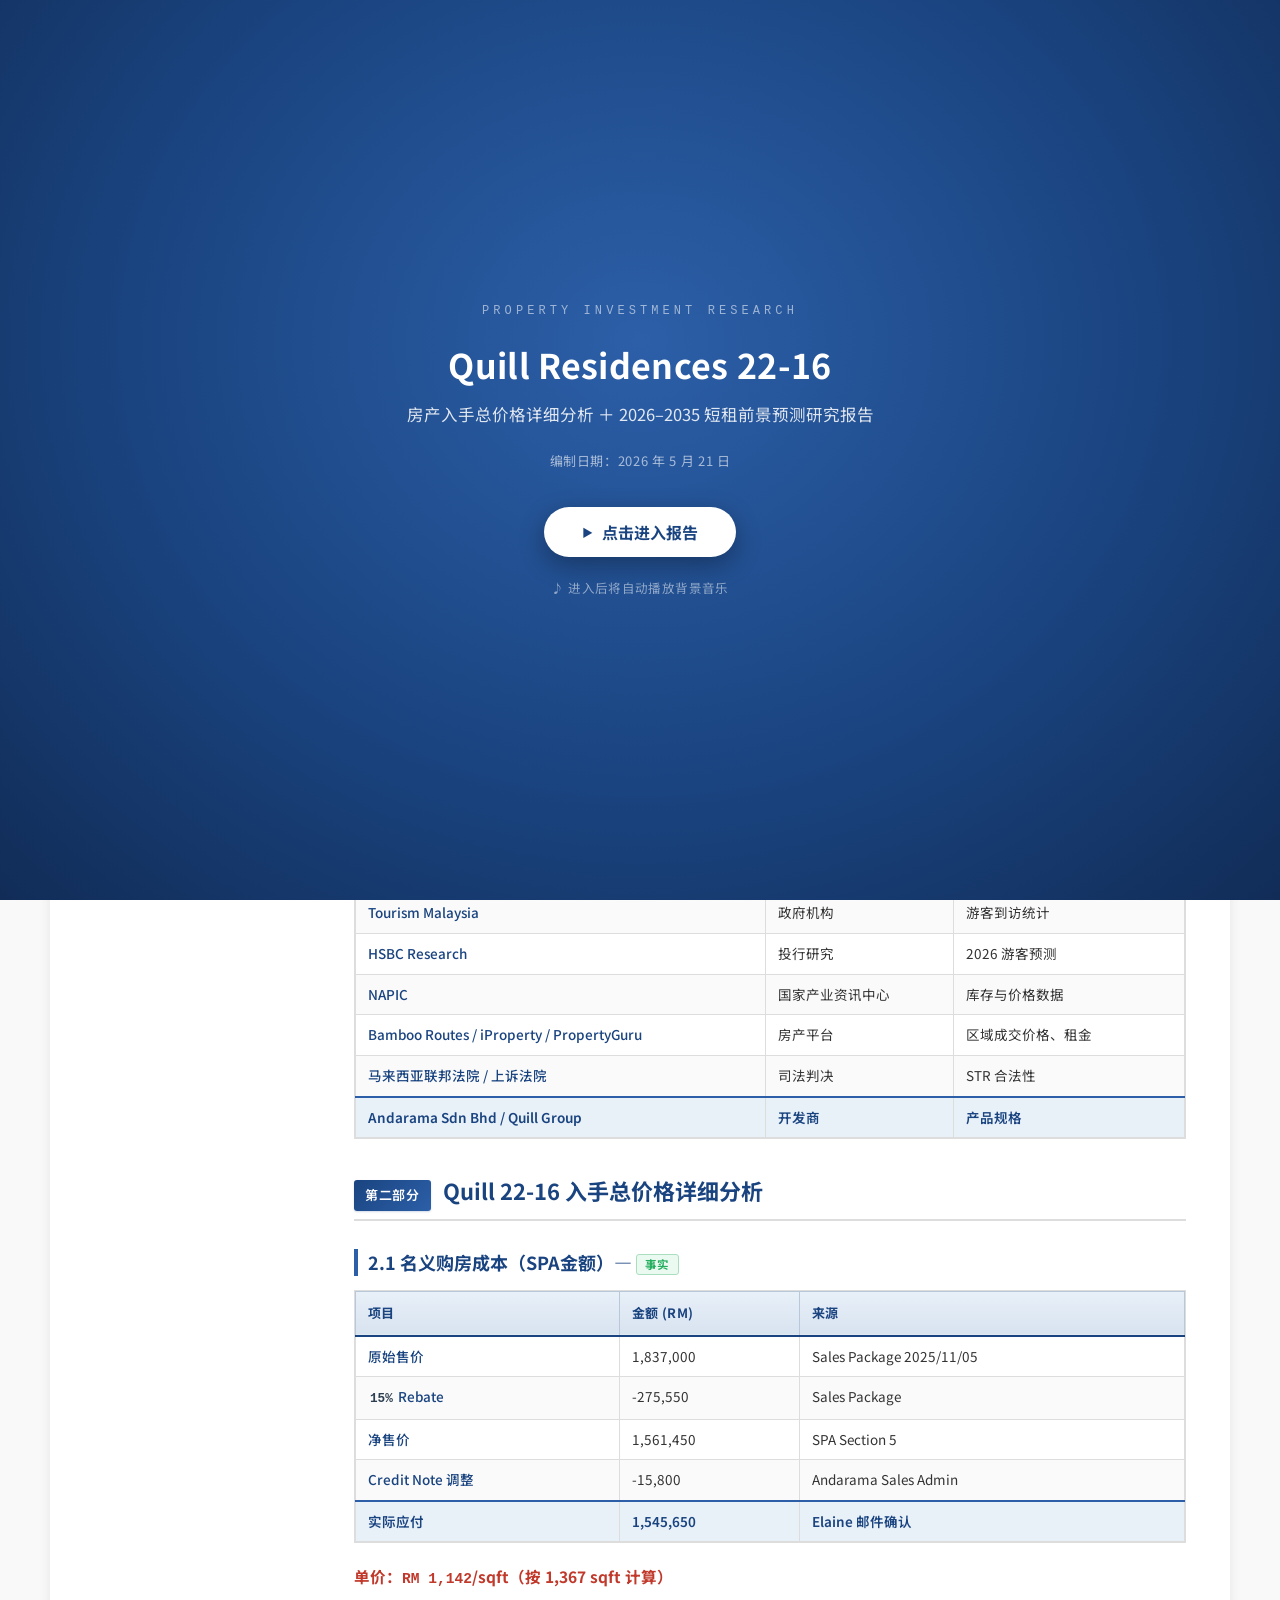
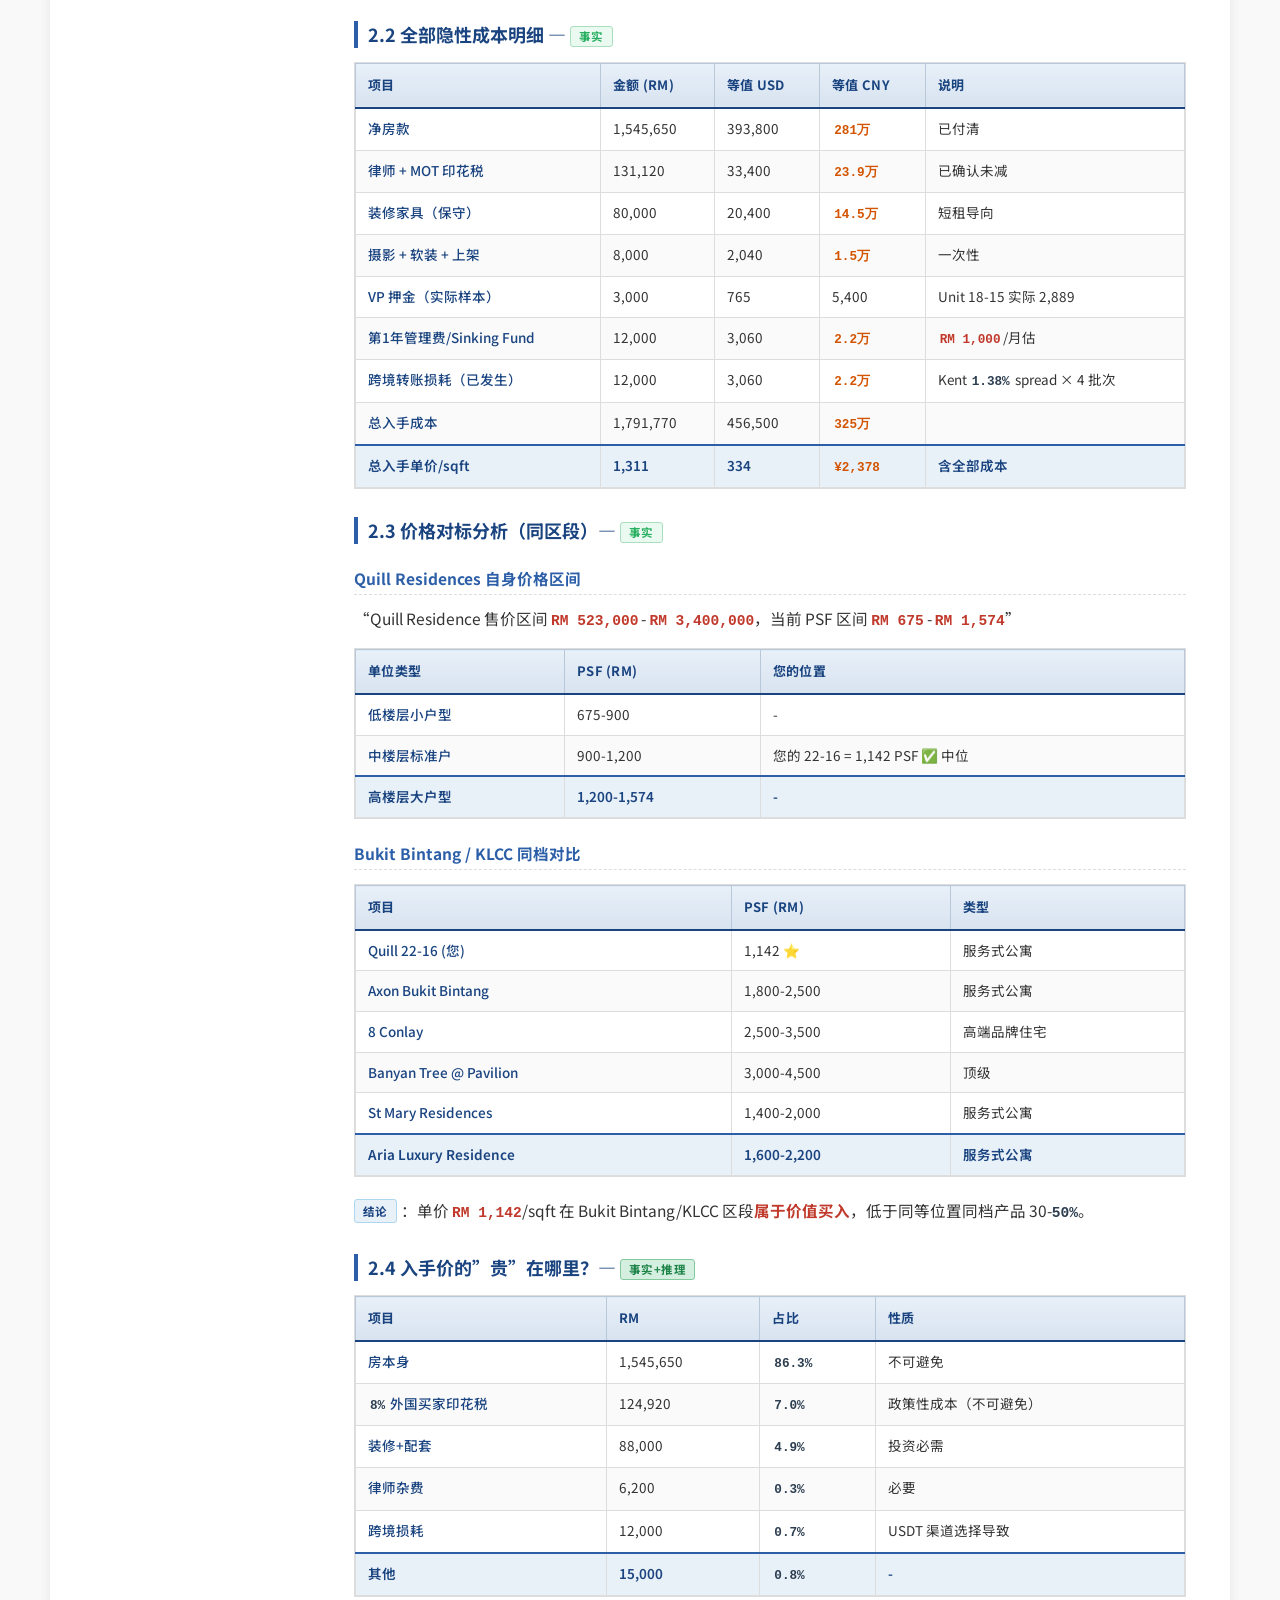
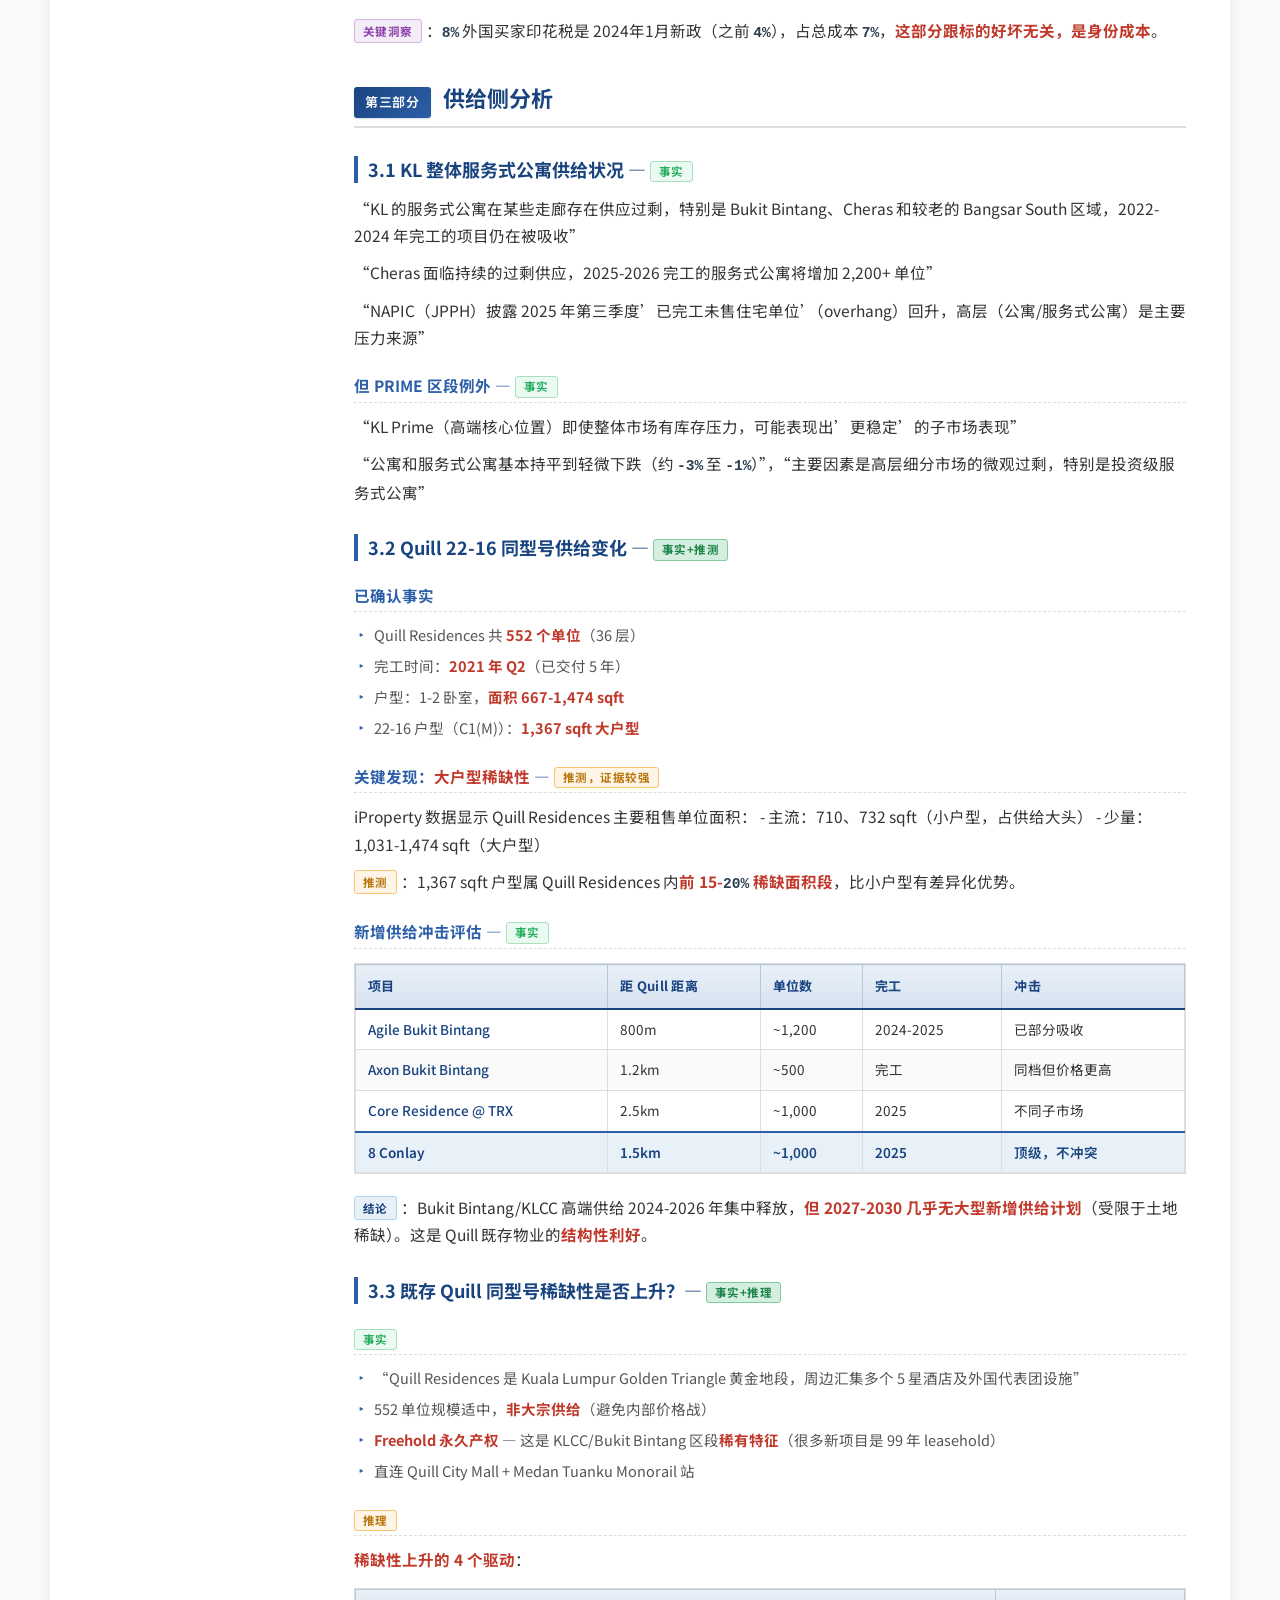
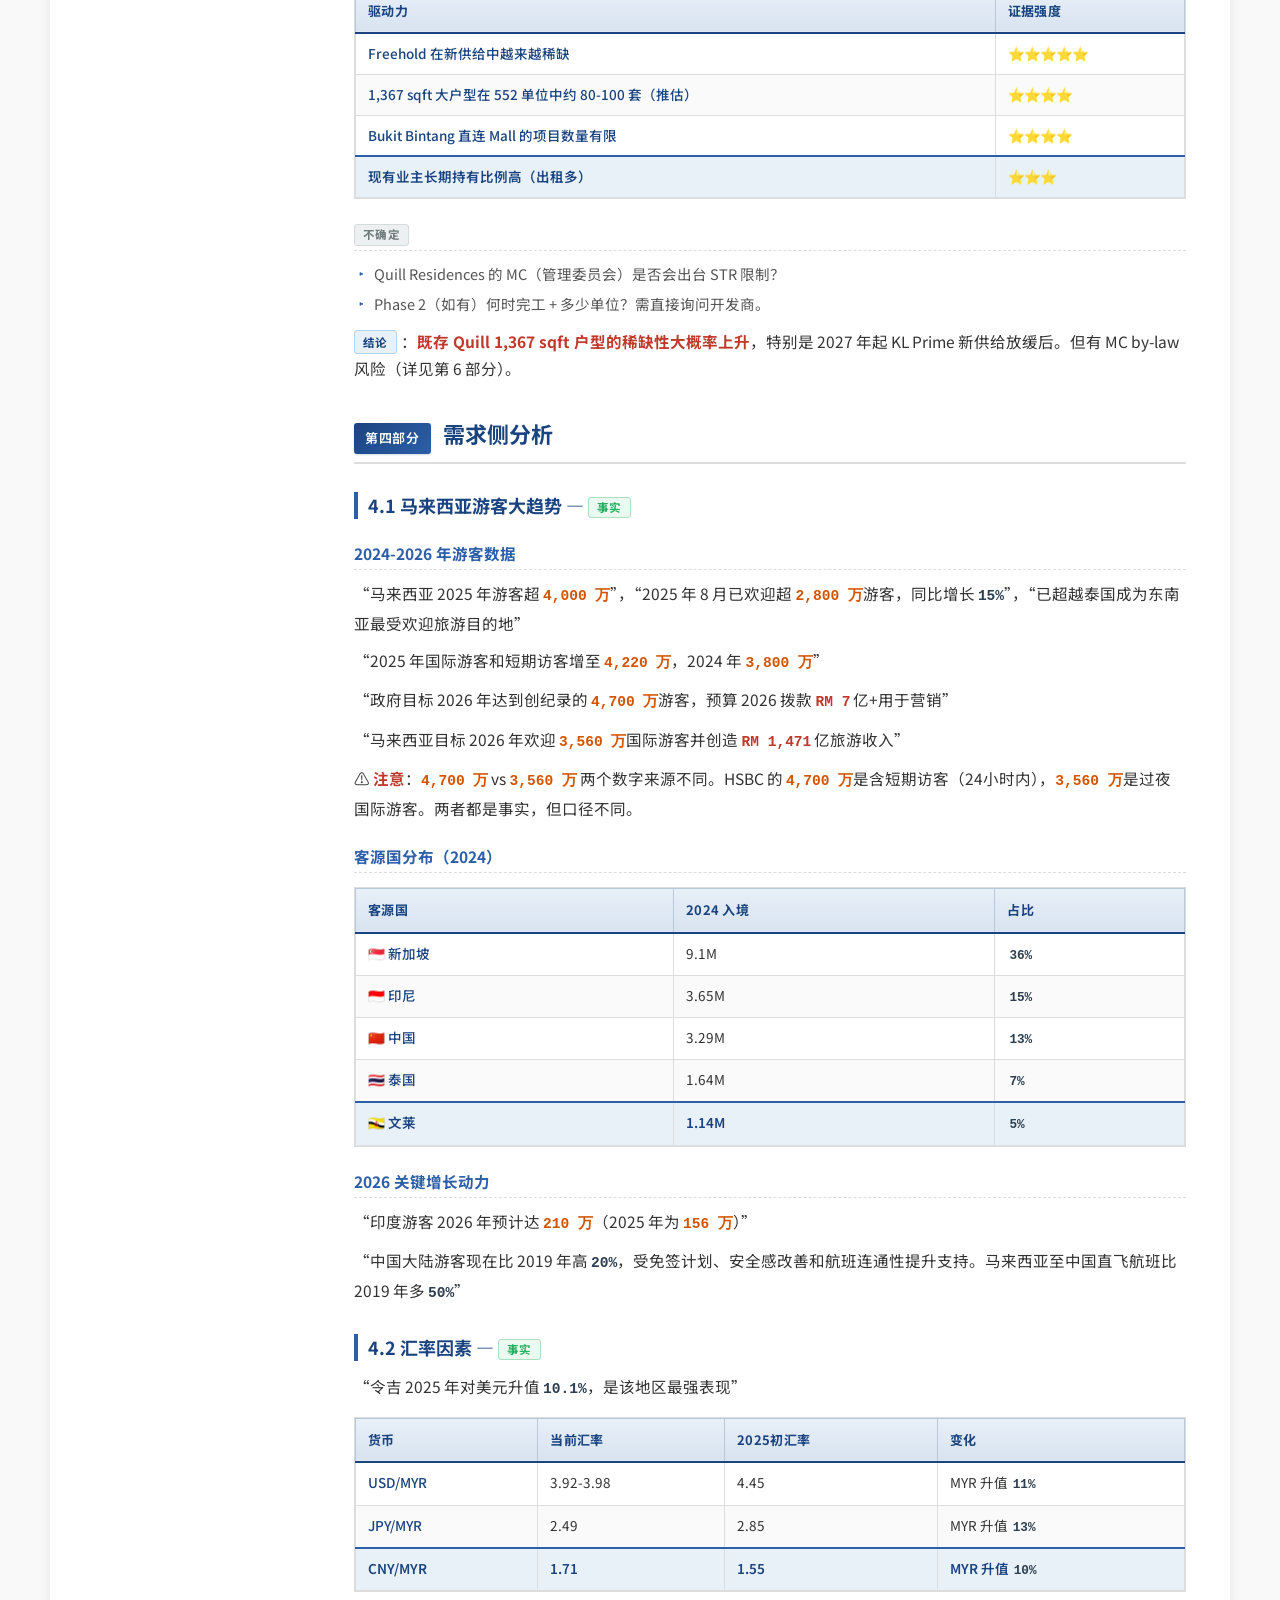
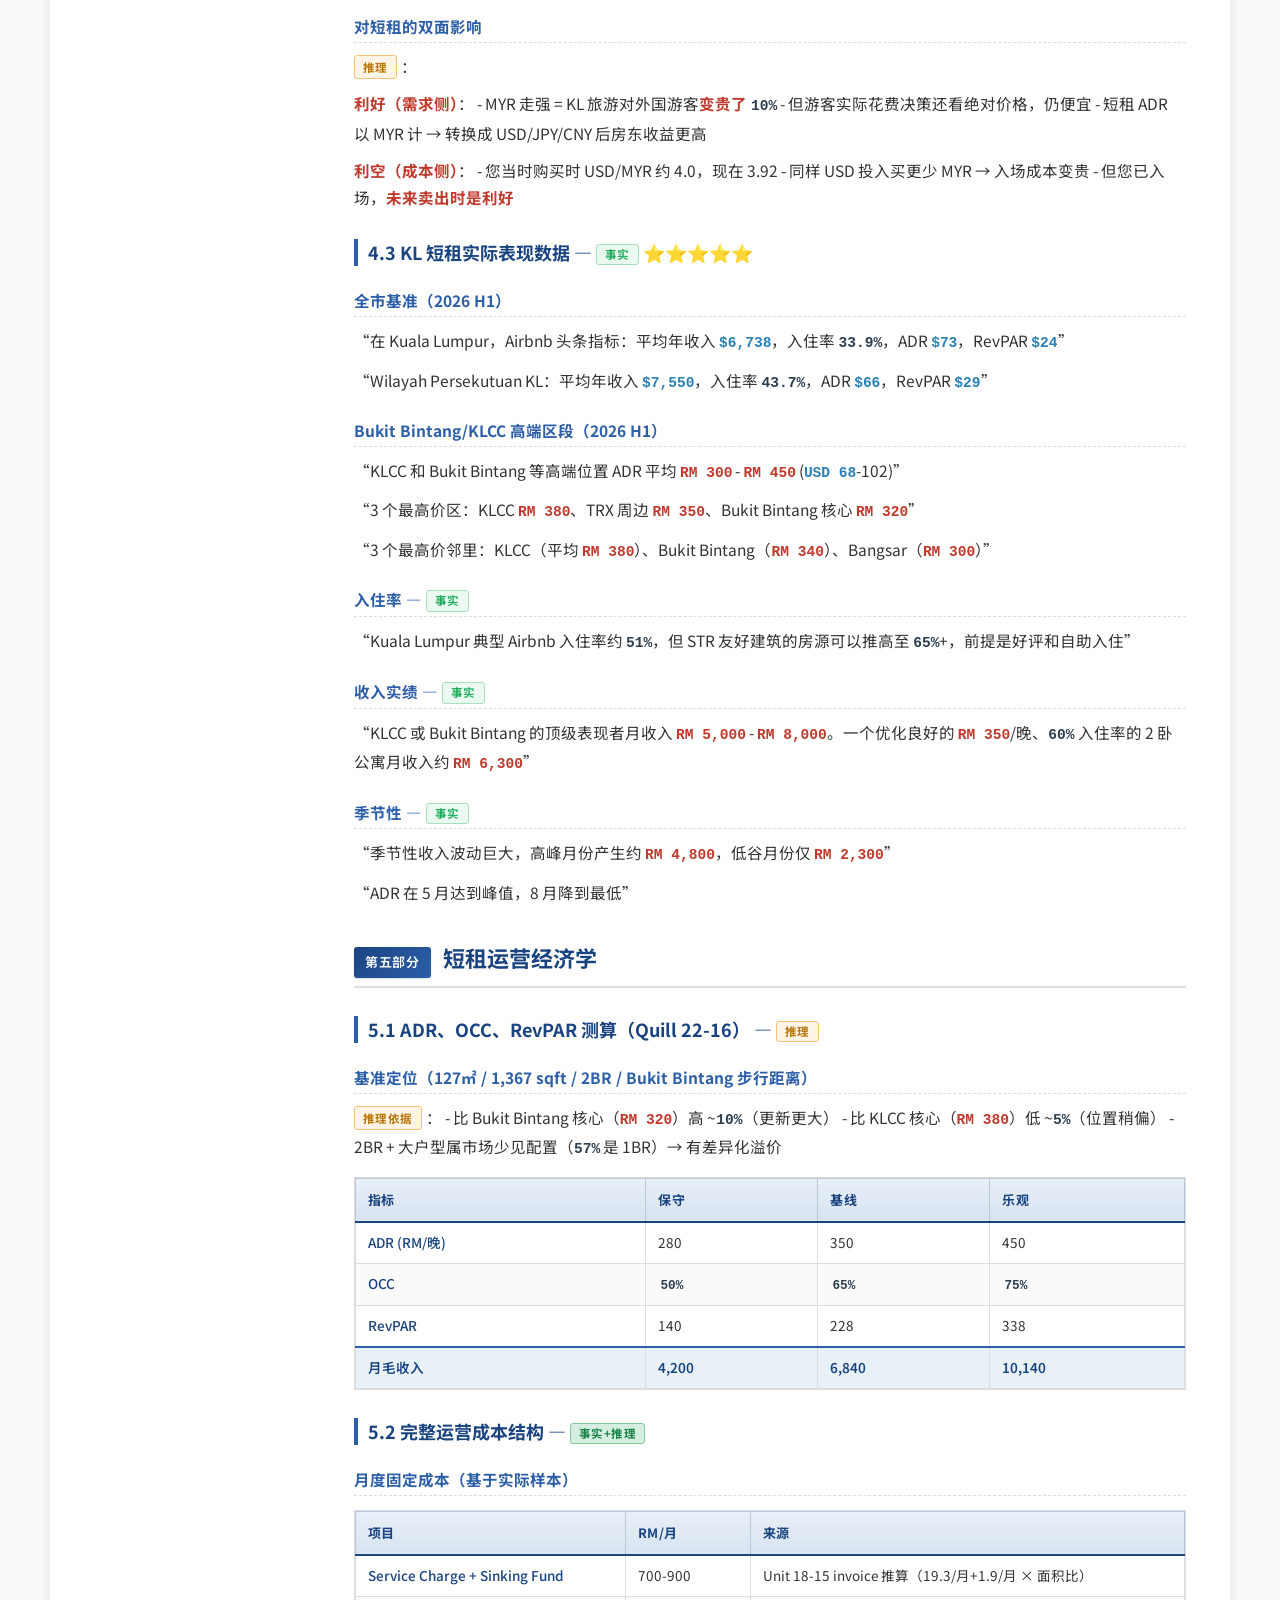
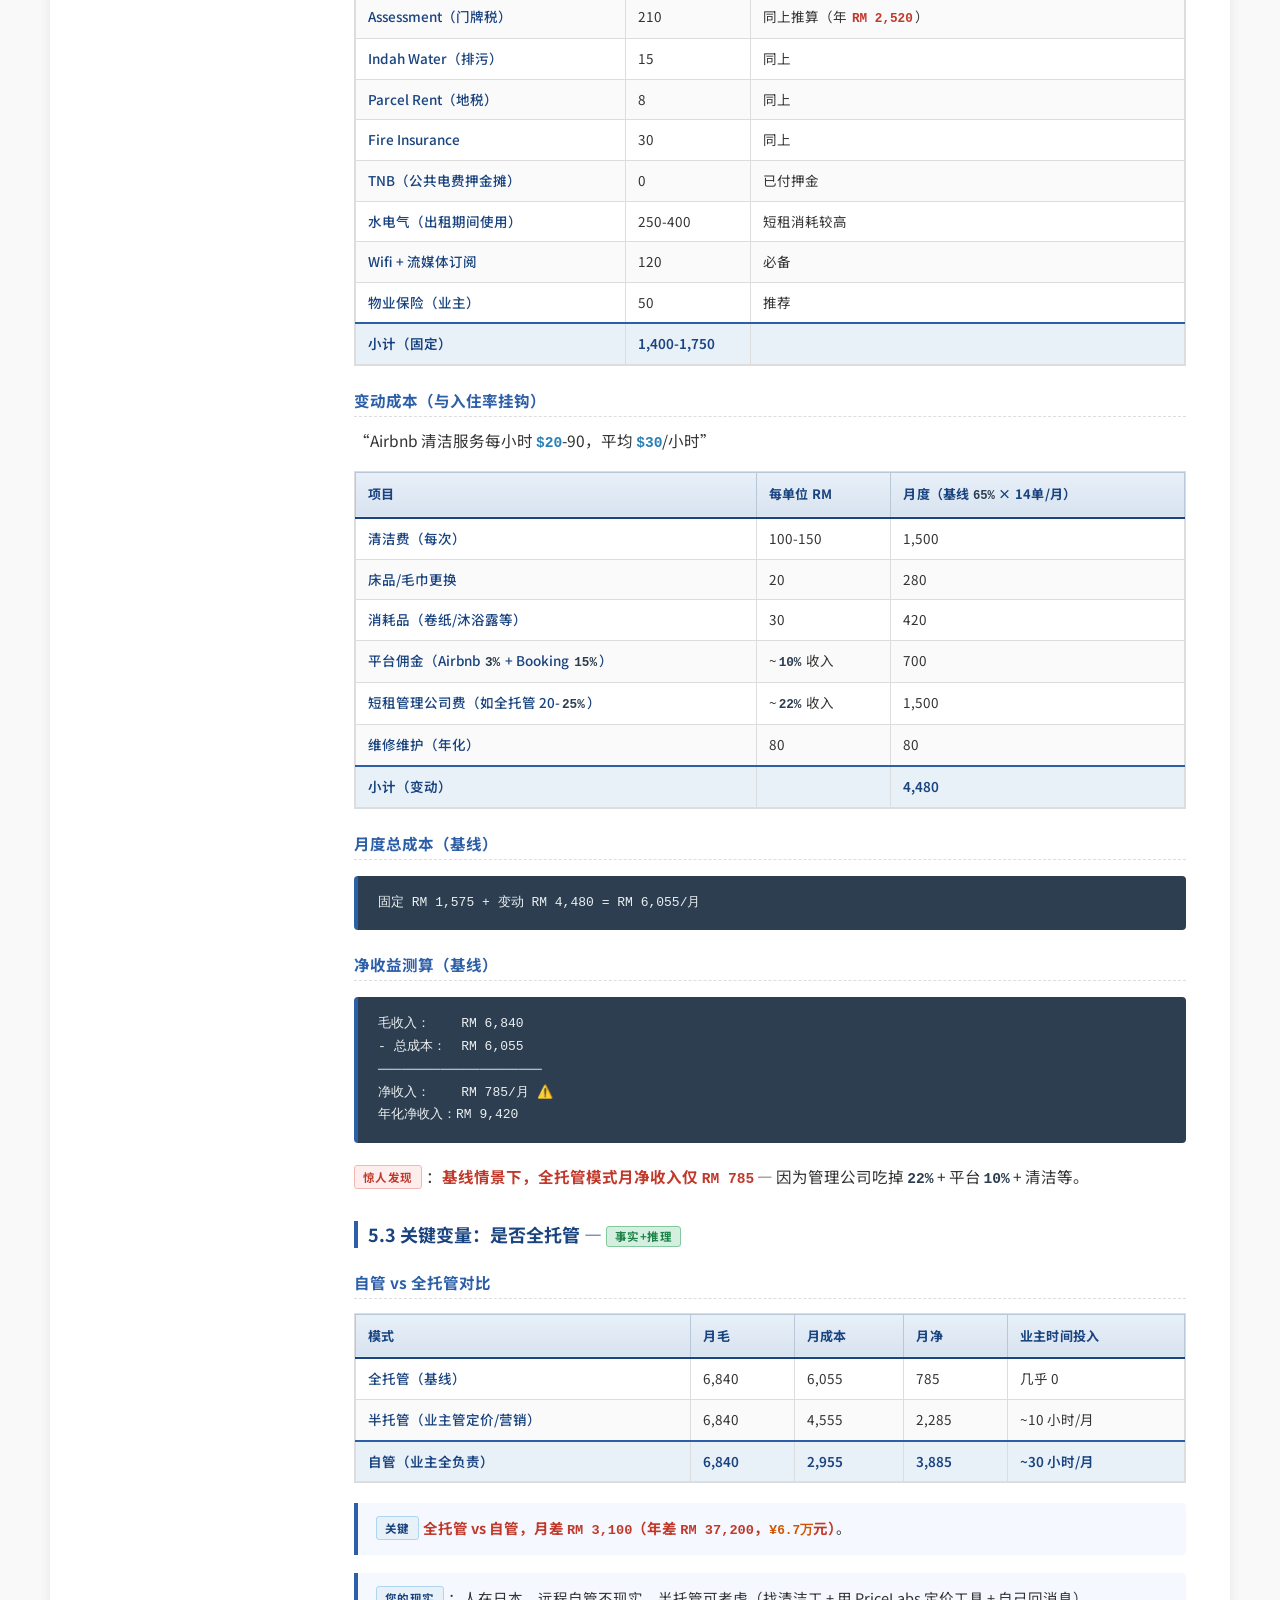
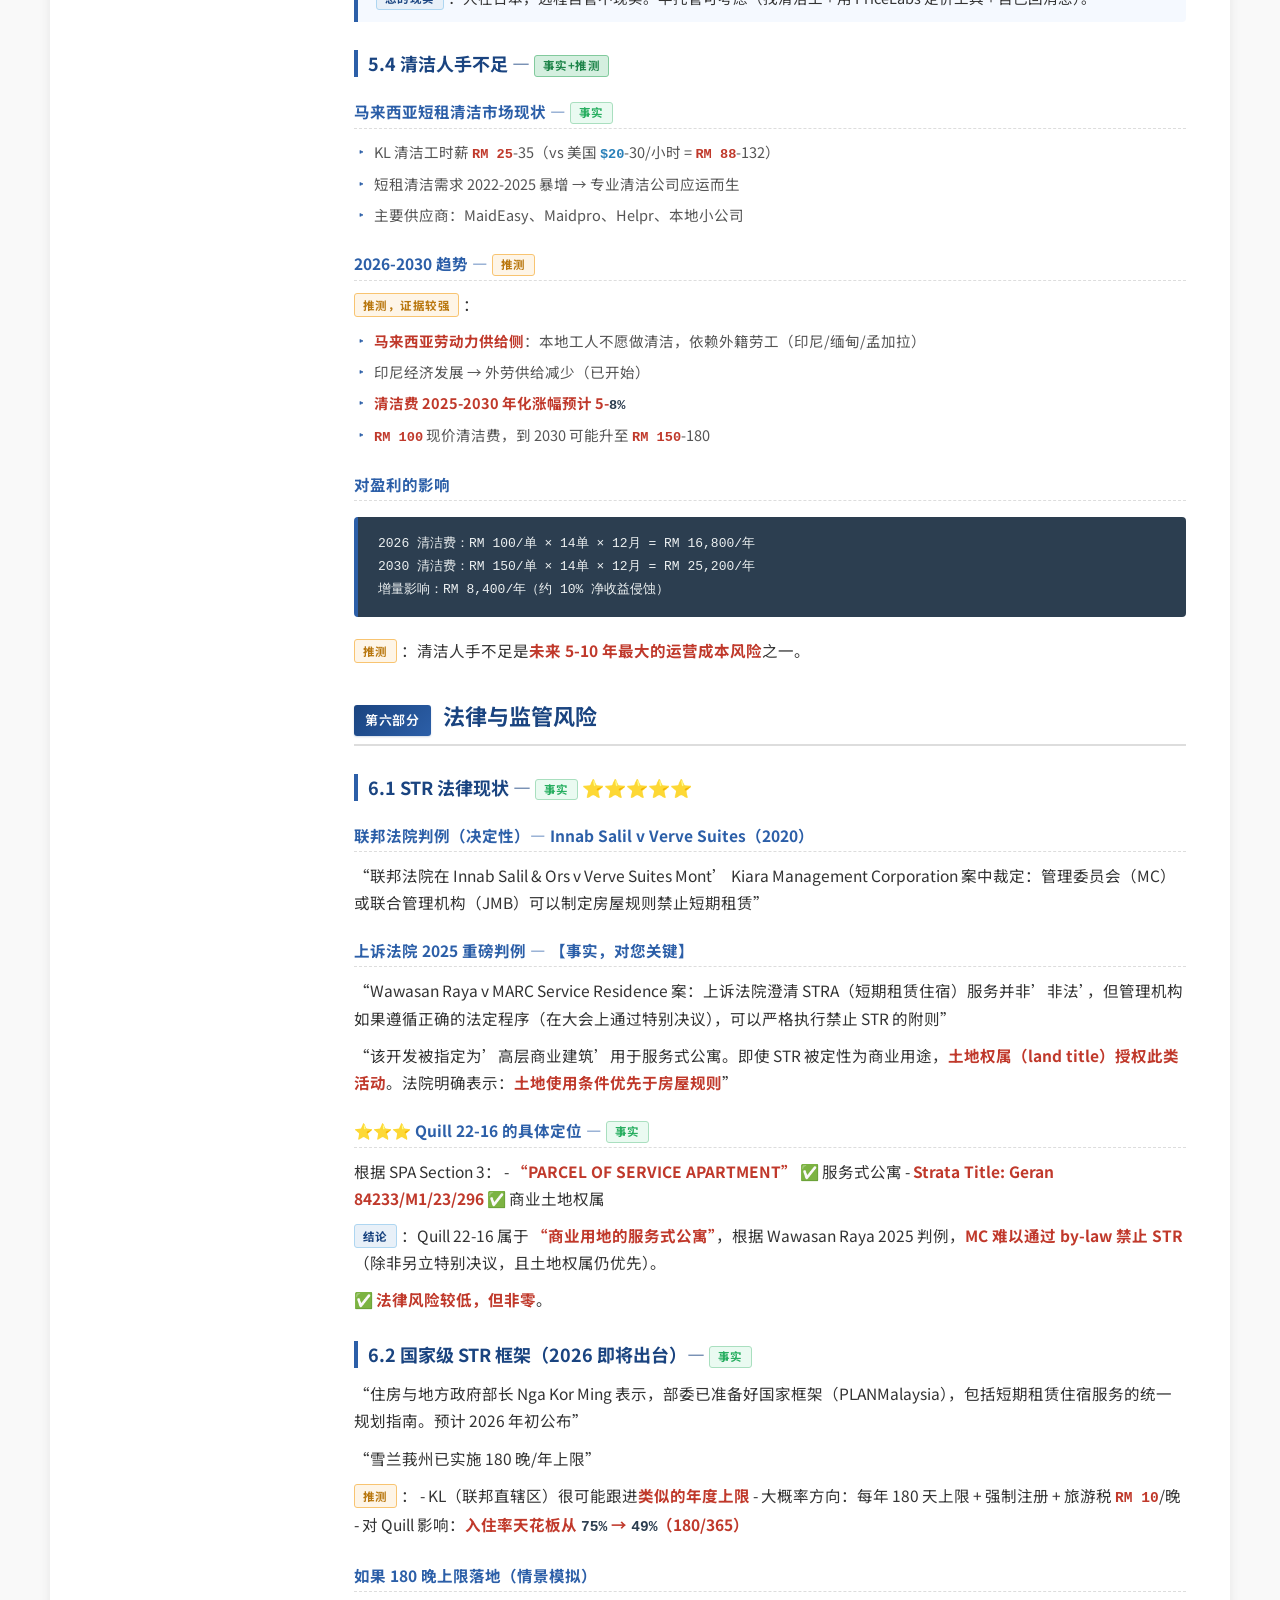
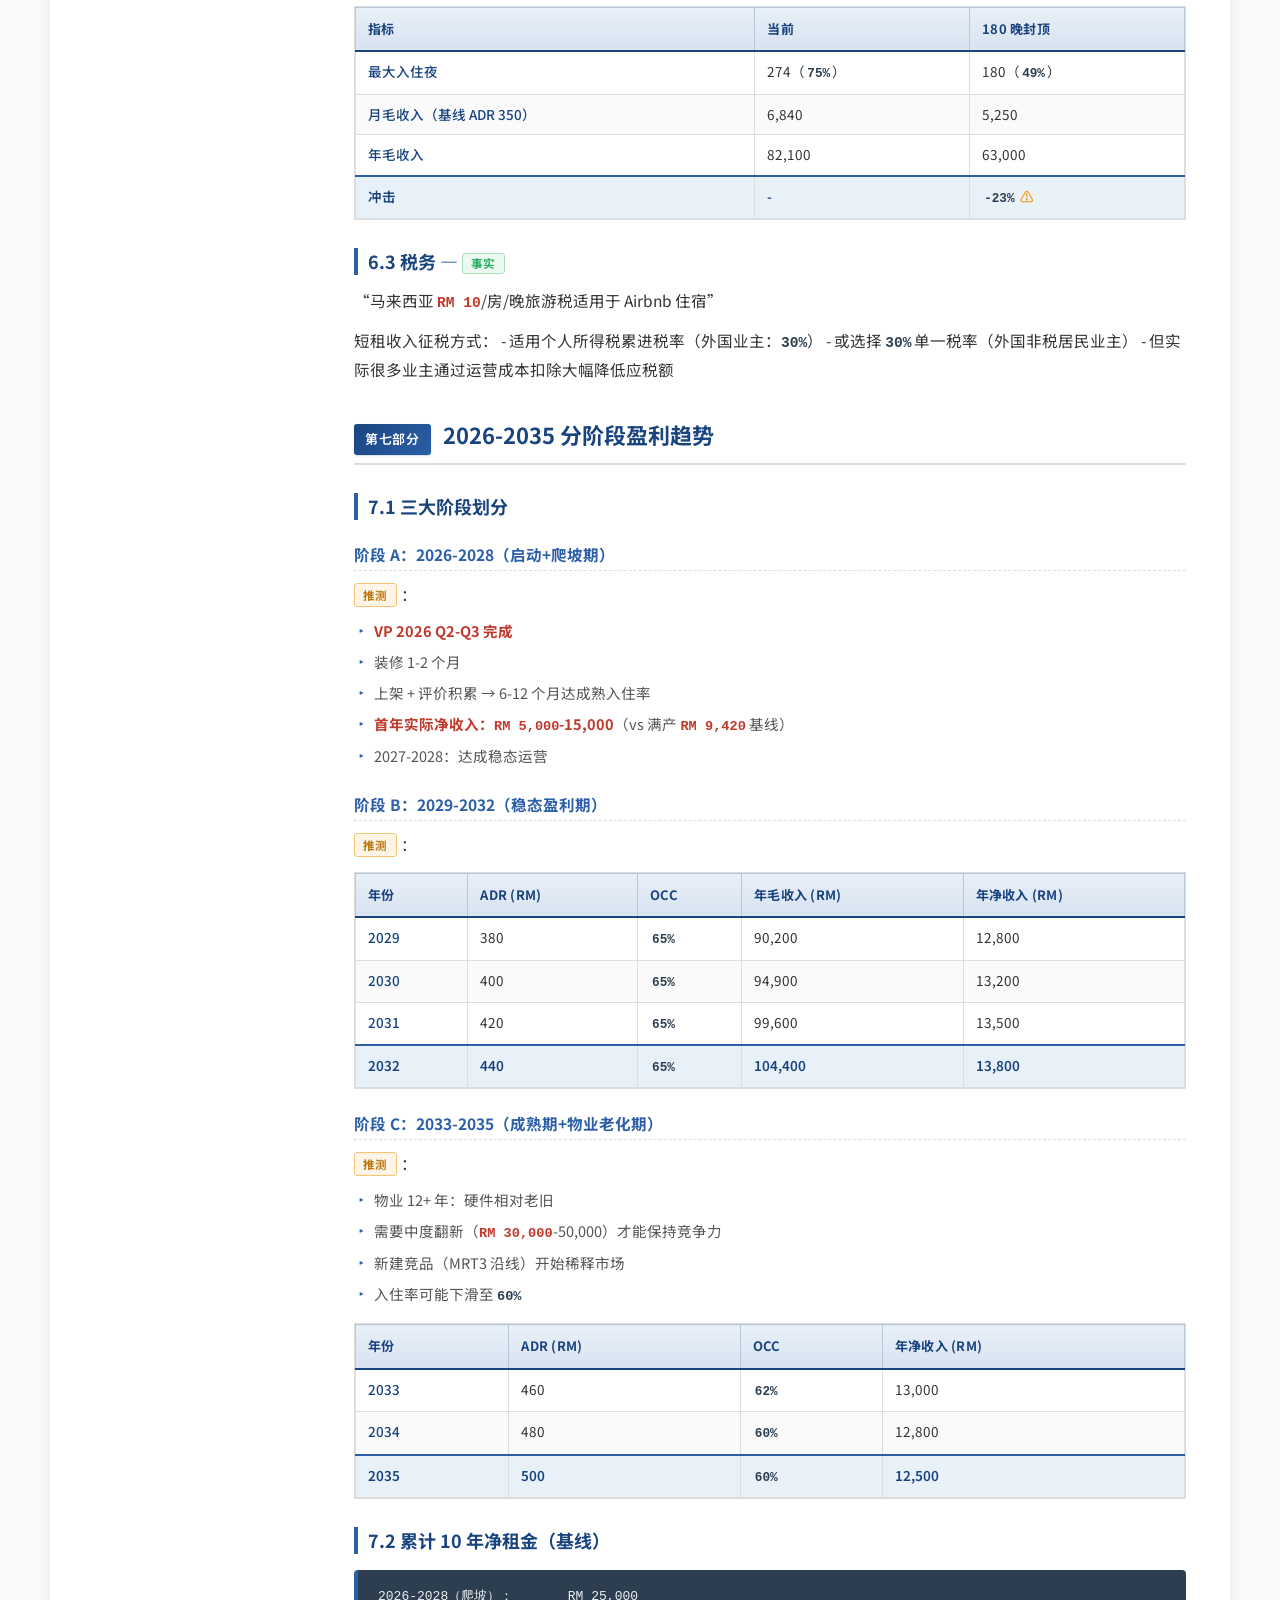
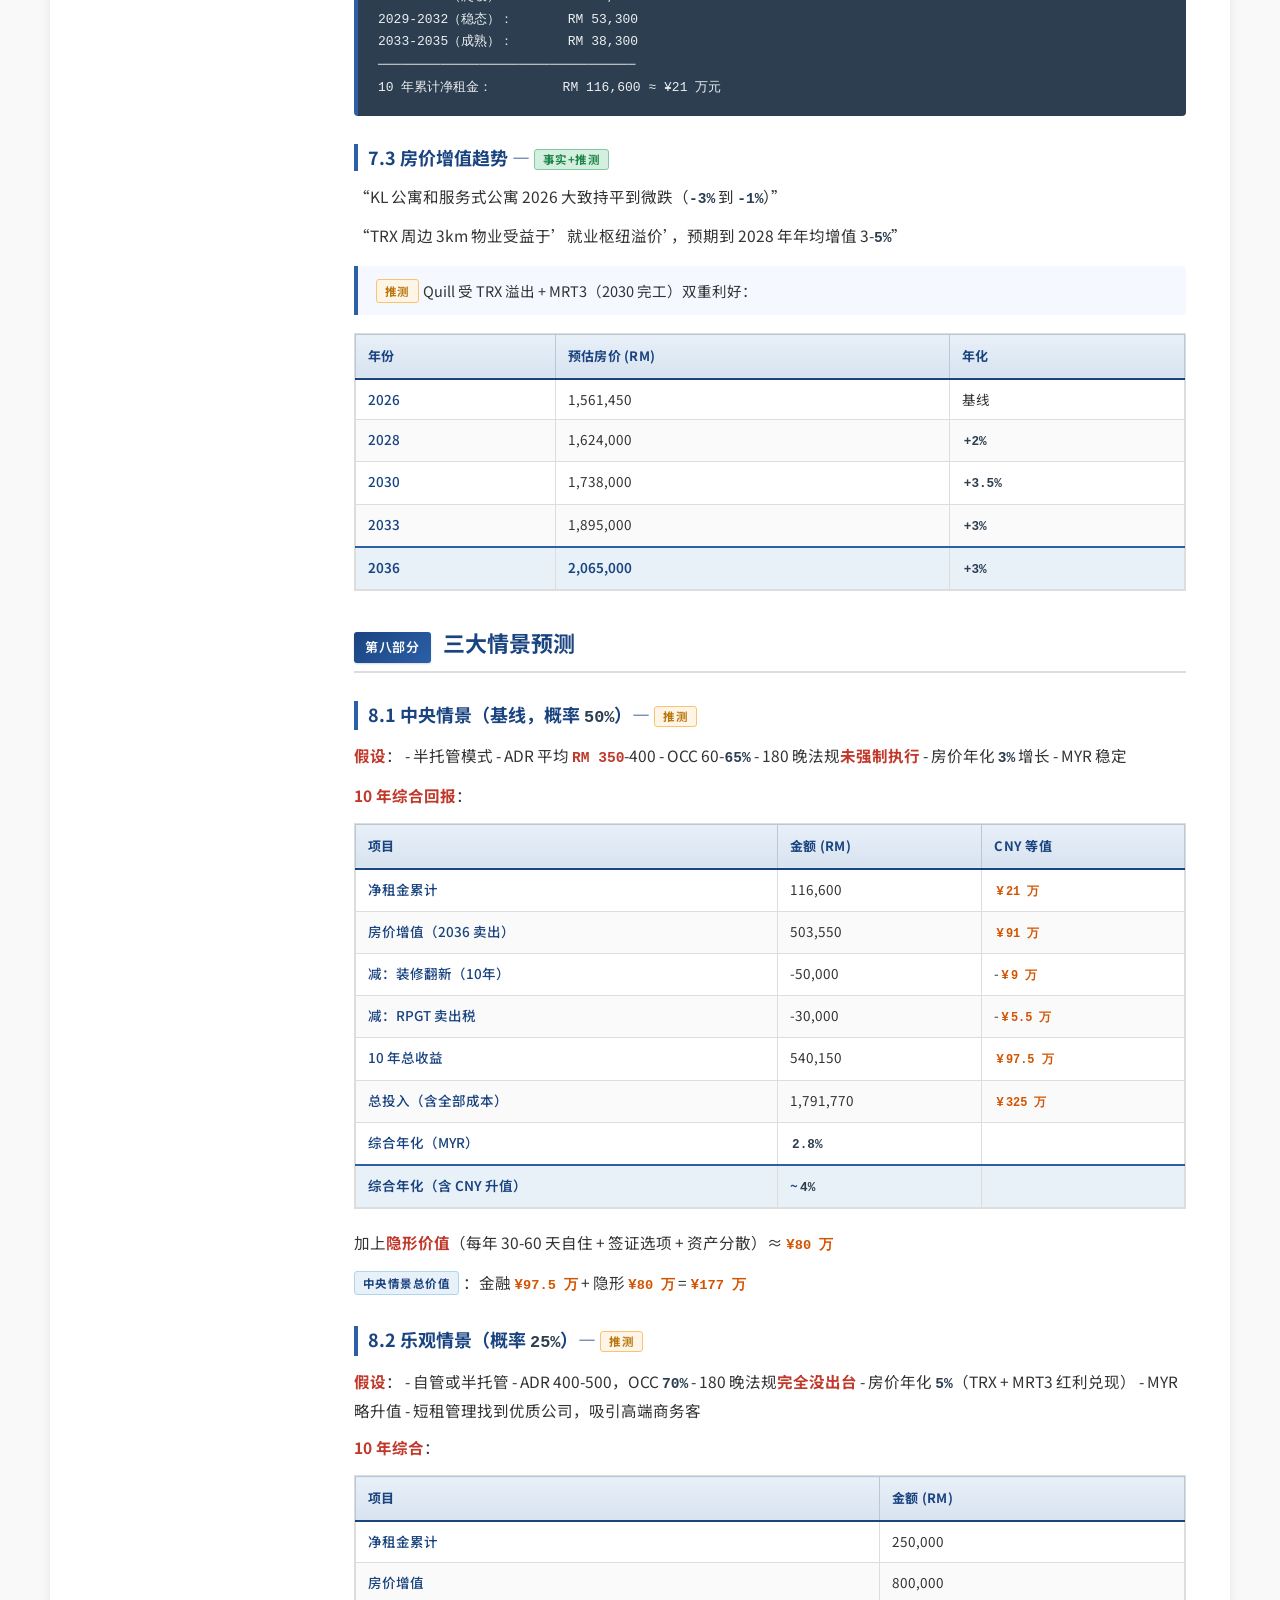
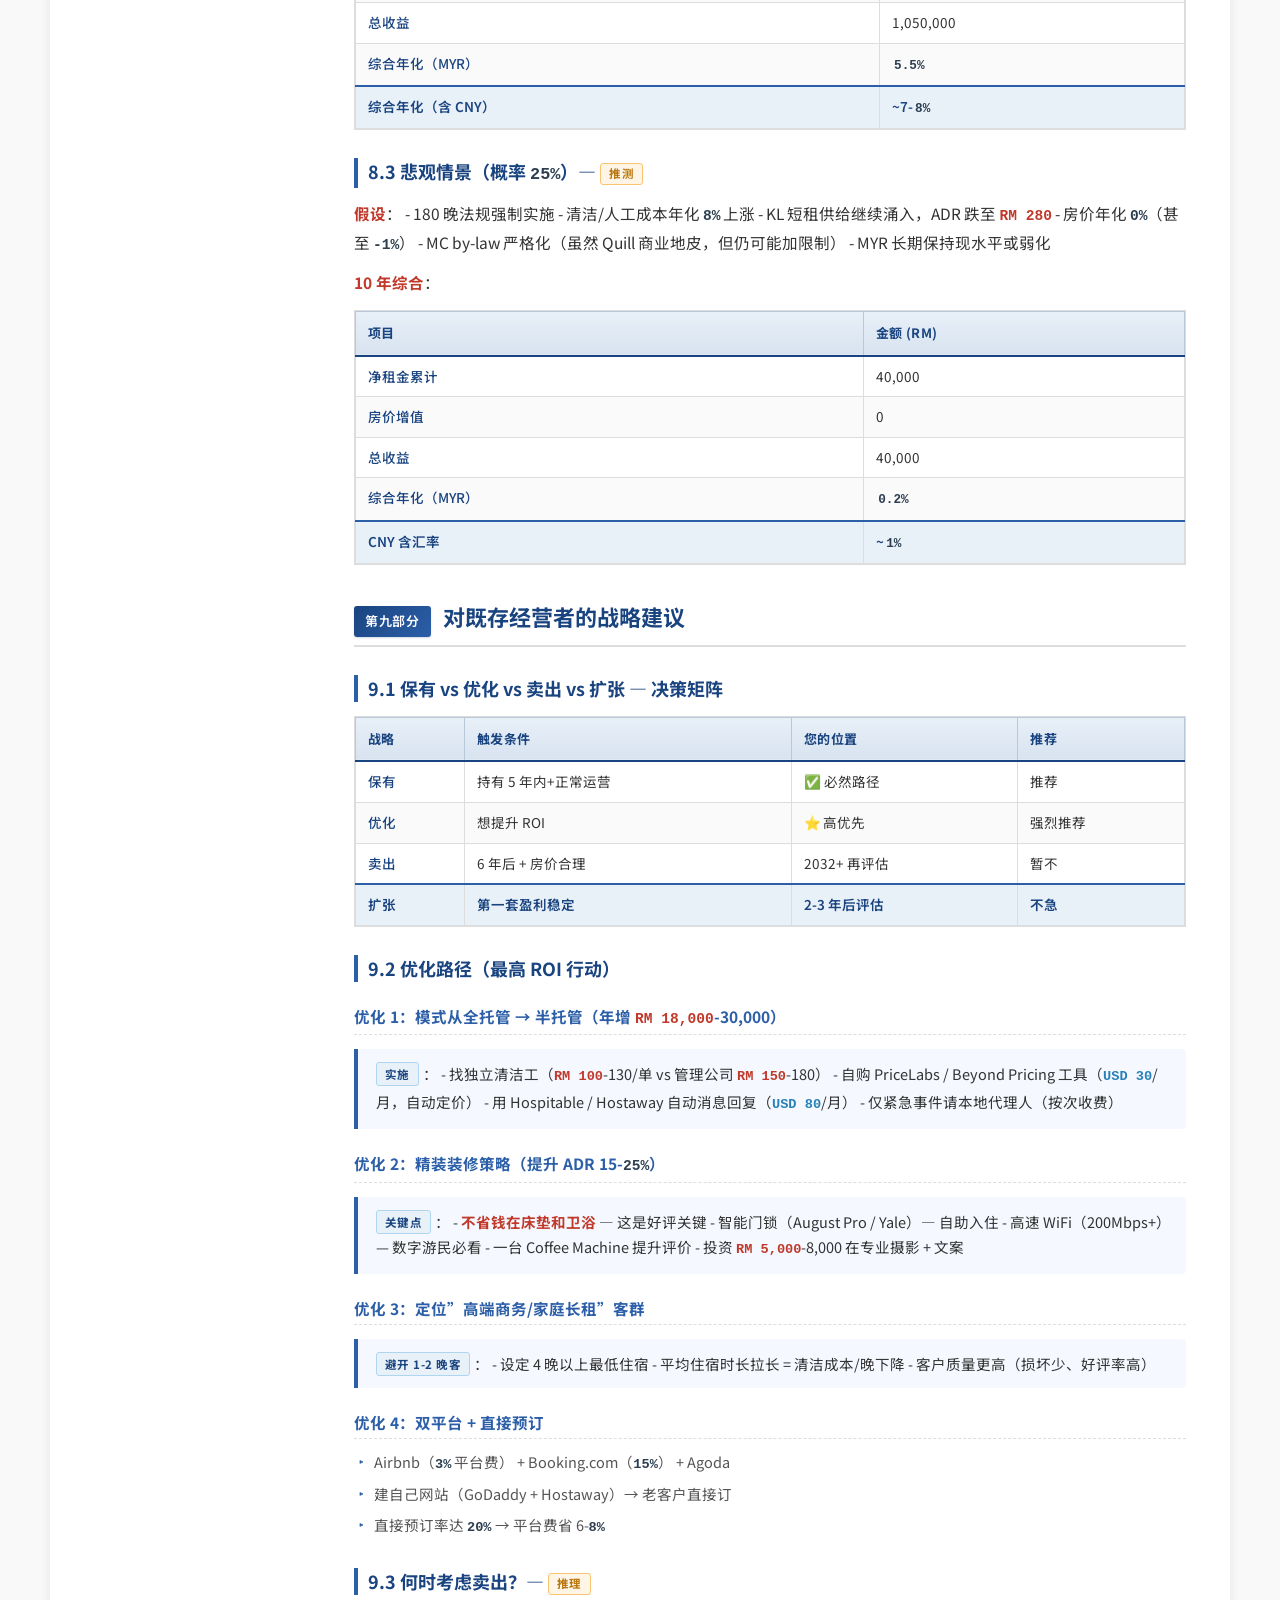
<file: index.html>
<!DOCTYPE html>
<html lang="zh-CN">
<head>
<meta charset="UTF-8">
<meta name="viewport" content="width=device-width, initial-scale=1.0">
<title>Quill Residences 22-16 房产入手总价格详细分析 + 2026-2035 短租前景预测研究报告</title>
<link rel="preconnect" href="https://fonts.googleapis.com">
<link rel="preconnect" href="https://fonts.gstatic.com" crossorigin>
<link href="https://fonts.googleapis.com/css2?family=Noto+Serif+SC:wght@500;700;900&family=Noto+Sans+SC:wght@300;400;500;700&family=JetBrains+Mono:wght@400;600&display=swap" rel="stylesheet">
<link rel="stylesheet" href="styles.css?v=4">
</head>
<body id="top">
<div class="enter-overlay" id="enter-overlay" role="button" tabindex="0" aria-label="点击进入报告">
  <div class="enter-card">
    <div class="enter-eyebrow">PROPERTY INVESTMENT RESEARCH</div>
    <div class="enter-name">Quill Residences 22-16</div>
    <div class="enter-sub">房产入手总价格详细分析 ＋ 2026–2035 短租前景预测研究报告</div>
    <div class="enter-date">编制日期：2026 年 5 月 21 日</div>
    <button class="enter-btn" id="enter-btn" type="button"><span class="enter-btn-ico" aria-hidden="true">▶</span> 点击进入报告</button>
    <div class="enter-hint">♪ 进入后将自动播放背景音乐</div>
  </div>
</div>
<noscript><style>#enter-overlay{display:none!important;}</style></noscript>
<div class="layout">
  <aside class="sidebar">
    <nav class="toc"><div class="toc-label">目录</div><ol><li><a href="#sec-1"><span class="toc-num">01</span><span class="toc-text">第一部分：方法论与数据来源说明</span></a></li><li><a href="#sec-2"><span class="toc-num">02</span><span class="toc-text">第二部分：Quill 22-16 入手总价格详细分析</span></a></li><li><a href="#sec-3"><span class="toc-num">03</span><span class="toc-text">第三部分：供给侧分析</span></a></li><li><a href="#sec-4"><span class="toc-num">04</span><span class="toc-text">第四部分：需求侧分析</span></a></li><li><a href="#sec-5"><span class="toc-num">05</span><span class="toc-text">第五部分：短租运营经济学</span></a></li><li><a href="#sec-6"><span class="toc-num">06</span><span class="toc-text">第六部分：法律与监管风险</span></a></li><li><a href="#sec-7"><span class="toc-num">07</span><span class="toc-text">第七部分：2026-2035 分阶段盈利趋势</span></a></li><li><a href="#sec-8"><span class="toc-num">08</span><span class="toc-text">第八部分：三大情景预测</span></a></li><li><a href="#sec-9"><span class="toc-num">09</span><span class="toc-text">第九部分：对既存经营者的战略建议</span></a></li><li><a href="#sec-10"><span class="toc-num">10</span><span class="toc-text">第十部分：结论与风险自检</span></a></li><li><a href="#sec-11"><span class="toc-num">11</span><span class="toc-text">附录 A：数据交叉验证记录</span></a></li></ol></nav>
  </aside>
  <main class="content">
    <header class="report-header">
  <div class="report-eyebrow">房产投资研究报告 · Property Investment Research</div>
  <h1 class="report-title">Quill Residences 22-16 房产入手总价格详细分析 + 2026-2035 短租前景预测研究报告</h1><div class="report-date">编制日期：2026年5月21日</div><div class="music-player" id="music-player"><button class="mp-btn" id="mp-btn" type="button" aria-label="播放或暂停背景音乐"><span class="mp-icon-play" aria-hidden="true">▶</span><span class="mp-icon-pause" aria-hidden="true">❚❚</span></button><div class="mp-track" id="mp-track" role="slider" aria-label="音乐进度" aria-valuemin="0" aria-valuemax="100" aria-valuenow="0" tabindex="0"><div class="mp-fill" id="mp-fill"></div><div class="mp-thumb" id="mp-thumb"></div></div><span class="mp-time" id="mp-time">0:00 / 0:00</span></div><div class="report-meta"><div class="meta-item"><div class="meta-label">研究方法</div><div class="meta-value">基于公开可靠来源（AirROI / AirDNA / NAPIC / Tourism Malaysia / HSBC研究 / 马来西亚高院判决 / iProperty / PropertyGuru / Bamboo Routes / 法律资料库等）</div></div><div class="meta-item"><div class="meta-label">研究对象</div><div class="meta-value">吉隆坡同等条件公寓，特别是 Quill Residences 同型号、已完工取得认定的服务式公寓</div></div></div></header>
    <section class="part" id="sec-1"><header class="part-header"><div class="part-num">第一部分</div><h1 class="part-title">方法论与数据来源说明</h1></header><div class="part-body"><h2 class="h2">数据可靠性分层</h2><p>本报告所有数据按以下分层标注：</p><div class="compact"><strong><span class="tag tag-fact">事实</span></strong>：可在多个独立公开来源交叉验证的数字与文件</div><div class="compact"><strong><span class="tag tag-infer">推测</span></strong>：基于事实+逻辑推理得出的预测，但有不确定性</div><div class="compact"><strong><span class="tag tag-unknown">不确定</span></strong>：数据不足或来源冲突，需进一步核实</div><h2 class="h2">主要数据来源</h2><div class="tbl-wrap"><table><thead><tr><th>来源</th><th>类型</th><th>用途</th></tr></thead><tbody><tr><td>AirROI / AirDNA</td><td>全球短租数据平台</td><td>ADR/OCC/RevPAR 基准</td></tr><tr><td>Tourism Malaysia</td><td>政府机构</td><td>游客到访统计</td></tr><tr><td>HSBC Research</td><td>投行研究</td><td>2026 游客预测</td></tr><tr><td>NAPIC</td><td>国家产业资讯中心</td><td>库存与价格数据</td></tr><tr><td>Bamboo Routes / iProperty / PropertyGuru</td><td>房产平台</td><td>区域成交价格、租金</td></tr><tr><td>马来西亚联邦法院 / 上诉法院</td><td>司法判决</td><td>STR 合法性</td></tr><tr><td>Andarama Sdn Bhd / Quill Group</td><td>开发商</td><td>产品规格</td></tr></tbody></table></div></div></section><section class="part" id="sec-2"><header class="part-header"><div class="part-num">第二部分</div><h1 class="part-title">Quill 22-16 入手总价格详细分析</h1></header><div class="part-body"><h2 class="h2">2.1 名义购房成本（SPA金额）— <span class="tag tag-fact">事实</span></h2><div class="tbl-wrap"><table><thead><tr><th>项目</th><th>金额 (RM)</th><th>来源</th></tr></thead><tbody><tr><td>原始售价</td><td>1,837,000</td><td>Sales Package 2025/11/05</td></tr><tr><td><span class="num num-pct">15%</span> Rebate</td><td>-275,550</td><td>Sales Package</td></tr><tr><td>净售价</td><td>1,561,450</td><td>SPA Section 5</td></tr><tr><td>Credit Note 调整</td><td>-15,800</td><td>Andarama Sales Admin</td></tr><tr><td>实际应付</td><td>1,545,650</td><td>Elaine 邮件确认</td></tr></tbody></table></div><p><strong>单价：<span class="num num-rm">RM 1,142</span>/sqft（按 1,367 sqft 计算）</strong></p><h2 class="h2">2.2 全部隐性成本明细 — <span class="tag tag-fact">事实</span></h2><div class="tbl-wrap"><table><thead><tr><th>项目</th><th>金额 (RM)</th><th>等值 USD</th><th>等值 CNY</th><th>说明</th></tr></thead><tbody><tr><td>净房款</td><td>1,545,650</td><td>393,800</td><td><span class="num num-cny-zh">281万</span></td><td>已付清</td></tr><tr><td>律师 + MOT 印花税</td><td>131,120</td><td>33,400</td><td><span class="num num-cny-zh">23.9万</span></td><td>已确认未减</td></tr><tr><td>装修家具（保守）</td><td>80,000</td><td>20,400</td><td><span class="num num-cny-zh">14.5万</span></td><td>短租导向</td></tr><tr><td>摄影 + 软装 + 上架</td><td>8,000</td><td>2,040</td><td><span class="num num-cny-zh">1.5万</span></td><td>一次性</td></tr><tr><td>VP 押金（实际样本）</td><td>3,000</td><td>765</td><td>5,400</td><td>Unit 18-15 实际 2,889</td></tr><tr><td>第1年管理费/Sinking Fund</td><td>12,000</td><td>3,060</td><td><span class="num num-cny-zh">2.2万</span></td><td><span class="num num-rm">RM 1,000</span>/月估</td></tr><tr><td>跨境转账损耗（已发生）</td><td>12,000</td><td>3,060</td><td><span class="num num-cny-zh">2.2万</span></td><td>Kent <span class="num num-pct">1.38%</span> spread × 4 批次</td></tr><tr><td>总入手成本</td><td>1,791,770</td><td>456,500</td><td><span class="num num-cny-zh">325万</span></td><td></td></tr><tr><td>总入手单价/sqft</td><td>1,311</td><td>334</td><td><span class="num num-cny">¥2,378</span></td><td>含全部成本</td></tr></tbody></table></div><h2 class="h2">2.3 价格对标分析（同区段）— <span class="tag tag-fact">事实</span></h2><h3 class="h3">Quill Residences 自身价格区间</h3><p>“Quill Residence 售价区间 <span class="num num-rm">RM 523,000</span> - <span class="num num-rm">RM 3,400,000</span>，当前 PSF 区间 <span class="num num-rm">RM 675</span> - <span class="num num-rm">RM 1,574</span>”</p><div class="tbl-wrap"><table><thead><tr><th>单位类型</th><th>PSF (RM)</th><th>您的位置</th></tr></thead><tbody><tr><td>低楼层小户型</td><td>675-900</td><td>-</td></tr><tr><td>中楼层标准户</td><td>900-1,200</td><td>您的 22-16 = 1,142 PSF <span class="check">✅</span> 中位</td></tr><tr><td>高楼层大户型</td><td>1,200-1,574</td><td>-</td></tr></tbody></table></div><h3 class="h3">Bukit Bintang / KLCC 同档对比</h3><div class="tbl-wrap"><table><thead><tr><th>项目</th><th>PSF (RM)</th><th>类型</th></tr></thead><tbody><tr><td>Quill 22-16 (您)</td><td>1,142 <span class="stars">⭐</span></td><td>服务式公寓</td></tr><tr><td>Axon Bukit Bintang</td><td>1,800-2,500</td><td>服务式公寓</td></tr><tr><td>8 Conlay</td><td>2,500-3,500</td><td>高端品牌住宅</td></tr><tr><td>Banyan Tree @ Pavilion</td><td>3,000-4,500</td><td>顶级</td></tr><tr><td>St Mary Residences</td><td>1,400-2,000</td><td>服务式公寓</td></tr><tr><td>Aria Luxury Residence</td><td>1,600-2,200</td><td>服务式公寓</td></tr></tbody></table></div><p><strong><span class="tag tag-conclude">结论</span></strong>：单价 <span class="num num-rm">RM 1,142</span>/sqft 在 Bukit Bintang/KLCC 区段<strong>属于价值买入</strong>，低于同等位置同档产品 30-<span class="num num-pct">50%</span>。</p><h2 class="h2">2.4 入手价的”贵”在哪里？— <span class="tag tag-fact-plus">事实+推理</span></h2><div class="tbl-wrap"><table><thead><tr><th>项目</th><th>RM</th><th>占比</th><th>性质</th></tr></thead><tbody><tr><td>房本身</td><td>1,545,650</td><td><span class="num num-pct">86.3%</span></td><td>不可避免</td></tr><tr><td><span class="num num-pct">8%</span> 外国买家印花税</td><td>124,920</td><td><span class="num num-pct">7.0%</span></td><td>政策性成本（不可避免）</td></tr><tr><td>装修+配套</td><td>88,000</td><td><span class="num num-pct">4.9%</span></td><td>投资必需</td></tr><tr><td>律师杂费</td><td>6,200</td><td><span class="num num-pct">0.3%</span></td><td>必要</td></tr><tr><td>跨境损耗</td><td>12,000</td><td><span class="num num-pct">0.7%</span></td><td>USDT 渠道选择导致</td></tr><tr><td>其他</td><td>15,000</td><td><span class="num num-pct">0.8%</span></td><td>-</td></tr></tbody></table></div><p><strong><span class="tag tag-insight">关键洞察</span></strong>：<span class="num num-pct">8%</span> 外国买家印花税是 2024年1月新政（之前 <span class="num num-pct">4%</span>），占总成本 <span class="num num-pct">7%</span>，<strong>这部分跟标的好坏无关，是身份成本</strong>。</p></div></section><section class="part" id="sec-3"><header class="part-header"><div class="part-num">第三部分</div><h1 class="part-title">供给侧分析</h1></header><div class="part-body"><h2 class="h2">3.1 KL 整体服务式公寓供给状况 — <span class="tag tag-fact">事实</span></h2><p>“KL 的服务式公寓在某些走廊存在供应过剩，特别是 Bukit Bintang、Cheras 和较老的 Bangsar South 区域，2022-2024 年完工的项目仍在被吸收”</p><p>“Cheras 面临持续的过剩供应，2025-2026 完工的服务式公寓将增加 2,200+ 单位”</p><p>“NAPIC（JPPH）披露 2025 年第三季度’已完工未售住宅单位’（overhang）回升，高层（公寓/服务式公寓）是主要压力来源”</p><h3 class="h3">但 PRIME 区段例外 — <span class="tag tag-fact">事实</span></h3><p>“KL Prime（高端核心位置）即使整体市场有库存压力，可能表现出’更稳定’的子市场表现”</p><p>“公寓和服务式公寓基本持平到轻微下跌（约 <span class="num num-pct">-3%</span> 至 <span class="num num-pct">-1%</span>）”，“主要因素是高层细分市场的微观过剩，特别是投资级服务式公寓”</p><h2 class="h2">3.2 Quill 22-16 同型号供给变化 — <span class="tag tag-fact-plus">事实+推测</span></h2><h3 class="h3">已确认事实</h3><div class="compact">Quill Residences 共 <strong>552 个单位</strong>（36 层）</div><div class="compact">完工时间：<strong>2021 年 Q2</strong>（已交付 5 年）</div><div class="compact">户型：1-2 卧室，<strong>面积 667-1,474 sqft</strong></div><div class="compact">22-16 户型（C1(M)）：<strong>1,367 sqft 大户型</strong></div><h3 class="h3">关键发现：<strong>大户型稀缺性</strong> — <span class="tag tag-infer">推测，证据较强</span></h3><p>iProperty 数据显示 Quill Residences 主要租售单位面积： - 主流：710、732 sqft（小户型，占供给大头） - 少量：1,031-1,474 sqft（大户型）</p><p><strong><span class="tag tag-infer">推测</span></strong>：1,367 sqft 户型属 Quill Residences 内<strong>前 15-<span class="num num-pct">20%</span> 稀缺面积段</strong>，比小户型有差异化优势。</p><h3 class="h3">新增供给冲击评估 — <span class="tag tag-fact">事实</span></h3><div class="tbl-wrap"><table><thead><tr><th>项目</th><th>距 Quill 距离</th><th>单位数</th><th>完工</th><th>冲击</th></tr></thead><tbody><tr><td>Agile Bukit Bintang</td><td>800m</td><td>~1,200</td><td>2024-2025</td><td>已部分吸收</td></tr><tr><td>Axon Bukit Bintang</td><td>1.2km</td><td>~500</td><td>完工</td><td>同档但价格更高</td></tr><tr><td>Core Residence @ TRX</td><td>2.5km</td><td>~1,000</td><td>2025</td><td>不同子市场</td></tr><tr><td>8 Conlay</td><td>1.5km</td><td>~1,000</td><td>2025</td><td>顶级，不冲突</td></tr></tbody></table></div><p><strong><span class="tag tag-conclude">结论</span></strong>：Bukit Bintang/KLCC 高端供给 2024-2026 年集中释放，<strong>但 2027-2030 几乎无大型新增供给计划</strong>（受限于土地稀缺）。这是 Quill 既存物业的<strong>结构性利好</strong>。</p><h2 class="h2">3.3 既存 Quill 同型号稀缺性是否上升？— <span class="tag tag-fact-plus">事实+推理</span></h2><h3 class="h3"><span class="tag tag-fact">事实</span></h3><div class="compact">“Quill Residences 是 Kuala Lumpur Golden Triangle 黄金地段，周边汇集多个 5 星酒店及外国代表团设施”</div><div class="compact">552 单位规模适中，<strong>非大宗供给</strong>（避免内部价格战）</div><div class="compact"><strong>Freehold 永久产权</strong> — 这是 KLCC/Bukit Bintang 区段<strong>稀有特征</strong>（很多新项目是 99 年 leasehold）</div><div class="compact">直连 Quill City Mall + Medan Tuanku Monorail 站</div><h3 class="h3"><span class="tag tag-infer">推理</span></h3><p><strong>稀缺性上升的 4 个驱动</strong>：</p><div class="tbl-wrap"><table><thead><tr><th>驱动力</th><th>证据强度</th></tr></thead><tbody><tr><td>Freehold 在新供给中越来越稀缺</td><td><span class="stars">⭐⭐⭐⭐⭐</span></td></tr><tr><td>1,367 sqft 大户型在 552 单位中约 80-100 套（推估）</td><td><span class="stars">⭐⭐⭐⭐</span></td></tr><tr><td>Bukit Bintang 直连 Mall 的项目数量有限</td><td><span class="stars">⭐⭐⭐⭐</span></td></tr><tr><td>现有业主长期持有比例高（出租多）</td><td><span class="stars">⭐⭐⭐</span></td></tr></tbody></table></div><h3 class="h3"><span class="tag tag-unknown">不确定</span></h3><div class="compact">Quill Residences 的 MC（管理委员会）是否会出台 STR 限制？</div><div class="compact">Phase 2（如有）何时完工 + 多少单位？需直接询问开发商。</div><p><strong><span class="tag tag-conclude">结论</span></strong>：<strong>既存 Quill 1,367 sqft 户型的稀缺性大概率上升</strong>，特别是 2027 年起 KL Prime 新供给放缓后。但有 MC by-law 风险（详见第 6 部分）。</p></div></section><section class="part" id="sec-4"><header class="part-header"><div class="part-num">第四部分</div><h1 class="part-title">需求侧分析</h1></header><div class="part-body"><h2 class="h2">4.1 马来西亚游客大趋势 — <span class="tag tag-fact">事实</span></h2><h3 class="h3">2024-2026 年游客数据</h3><p>“马来西亚 2025 年游客超 <span class="num num-cny-zh">4,000 万</span>”，“2025 年 8 月已欢迎超 <span class="num num-cny-zh">2,800 万</span>游客，同比增长 <span class="num num-pct">15%</span>”，“已超越泰国成为东南亚最受欢迎旅游目的地”</p><p>“2025 年国际游客和短期访客增至 <span class="num num-cny-zh">4,220 万</span>，2024 年 <span class="num num-cny-zh">3,800 万</span>”</p><p>“政府目标 2026 年达到创纪录的 <span class="num num-cny-zh">4,700 万</span>游客，预算 2026 拨款 <span class="num num-rm">RM 7</span> 亿+用于营销”</p><p>“马来西亚目标 2026 年欢迎 <span class="num num-cny-zh">3,560 万</span>国际游客并创造 <span class="num num-rm">RM 1,471</span> 亿旅游收入”</p><p>⚠️ <strong>注意</strong>：<span class="num num-cny-zh">4,700 万</span> vs <span class="num num-cny-zh">3,560 万</span> 两个数字来源不同。HSBC 的 <span class="num num-cny-zh">4,700 万</span>是含短期访客（24小时内），<span class="num num-cny-zh">3,560 万</span>是过夜国际游客。两者都是事实，但口径不同。</p><h3 class="h3">客源国分布（2024）</h3><div class="tbl-wrap"><table><thead><tr><th>客源国</th><th>2024 入境</th><th>占比</th></tr></thead><tbody><tr><td>🇸🇬 新加坡</td><td>9.1M</td><td><span class="num num-pct">36%</span></td></tr><tr><td>🇮🇩 印尼</td><td>3.65M</td><td><span class="num num-pct">15%</span></td></tr><tr><td>🇨🇳 中国</td><td>3.29M</td><td><span class="num num-pct">13%</span></td></tr><tr><td>🇹🇭 泰国</td><td>1.64M</td><td><span class="num num-pct">7%</span></td></tr><tr><td>🇧🇳 文莱</td><td>1.14M</td><td><span class="num num-pct">5%</span></td></tr></tbody></table></div><h3 class="h3">2026 关键增长动力</h3><p>“印度游客 2026 年预计达 <span class="num num-cny-zh">210 万</span>（2025 年为 <span class="num num-cny-zh">156 万</span>）”</p><p>“中国大陆游客现在比 2019 年高 <span class="num num-pct">20%</span>，受免签计划、安全感改善和航班连通性提升支持。马来西亚至中国直飞航班比 2019 年多 <span class="num num-pct">50%</span>”</p><h2 class="h2">4.2 汇率因素 — <span class="tag tag-fact">事实</span></h2><p>“令吉 2025 年对美元升值 <span class="num num-pct">10.1%</span>，是该地区最强表现”</p><div class="tbl-wrap"><table><thead><tr><th>货币</th><th>当前汇率</th><th>2025初汇率</th><th>变化</th></tr></thead><tbody><tr><td>USD/MYR</td><td>3.92-3.98</td><td>4.45</td><td>MYR 升值 <span class="num num-pct">11%</span></td></tr><tr><td>JPY/MYR</td><td>2.49</td><td>2.85</td><td>MYR 升值 <span class="num num-pct">13%</span></td></tr><tr><td>CNY/MYR</td><td>1.71</td><td>1.55</td><td>MYR 升值 <span class="num num-pct">10%</span></td></tr></tbody></table></div><h3 class="h3">对短租的双面影响</h3><p><strong><span class="tag tag-infer">推理</span></strong>：</p><p><strong>利好（需求侧）</strong>： - MYR 走强 = KL 旅游对外国游客<strong>变贵了 <span class="num num-pct">10%</span></strong> - 但游客实际花费决策还看绝对价格，仍便宜 - 短租 ADR 以 MYR 计 → 转换成 USD/JPY/CNY 后房东收益更高</p><p><strong>利空（成本侧）</strong>： - 您当时购买时 USD/MYR 约 4.0，现在 3.92 - 同样 USD 投入买更少 MYR → 入场成本变贵 - 但您已入场，<strong>未来卖出时是利好</strong></p><h2 class="h2">4.3 KL 短租实际表现数据 — <span class="tag tag-fact">事实</span>⭐⭐⭐⭐⭐</h2><h3 class="h3">全市基准（2026 H1）</h3><p>“在 Kuala Lumpur，Airbnb 头条指标：平均年收入 <span class="num num-usd">$6,738</span>，入住率 <span class="num num-pct">33.9%</span>，ADR <span class="num num-usd">$73</span>，RevPAR <span class="num num-usd">$24</span>”</p><p>“Wilayah Persekutuan KL：平均年收入 <span class="num num-usd">$7,550</span>，入住率 <span class="num num-pct">43.7%</span>，ADR <span class="num num-usd">$66</span>，RevPAR <span class="num num-usd">$29</span>”</p><h3 class="h3">Bukit Bintang/KLCC 高端区段（2026 H1）</h3><p>“KLCC 和 Bukit Bintang 等高端位置 ADR 平均 <span class="num num-rm">RM 300</span> - <span class="num num-rm">RM 450</span> (<span class="num num-usd">USD 68</span>-102)”</p><p>“3 个最高价区：KLCC <span class="num num-rm">RM 380</span>、TRX 周边 <span class="num num-rm">RM 350</span>、Bukit Bintang 核心 <span class="num num-rm">RM 320</span>”</p><p>“3 个最高价邻里：KLCC（平均 <span class="num num-rm">RM 380</span>）、Bukit Bintang（<span class="num num-rm">RM 340</span>）、Bangsar（<span class="num num-rm">RM 300</span>）”</p><h3 class="h3">入住率 — <span class="tag tag-fact">事实</span></h3><p>“Kuala Lumpur 典型 Airbnb 入住率约 <span class="num num-pct">51%</span>，但 STR 友好建筑的房源可以推高至 <span class="num num-pct">65%</span>+，前提是好评和自助入住”</p><h3 class="h3">收入实绩 — <span class="tag tag-fact">事实</span></h3><p>“KLCC 或 Bukit Bintang 的顶级表现者月收入 <span class="num num-rm">RM 5,000</span> - <span class="num num-rm">RM 8,000</span>。一个优化良好的 <span class="num num-rm">RM 350</span>/晚、<span class="num num-pct">60%</span> 入住率的 2 卧公寓月收入约 <span class="num num-rm">RM 6,300</span>”</p><h3 class="h3">季节性 — <span class="tag tag-fact">事实</span></h3><p>“季节性收入波动巨大，高峰月份产生约 <span class="num num-rm">RM 4,800</span>，低谷月份仅 <span class="num num-rm">RM 2,300</span>”</p><p>“ADR 在 5 月达到峰值，8 月降到最低”</p></div></section><section class="part" id="sec-5"><header class="part-header"><div class="part-num">第五部分</div><h1 class="part-title">短租运营经济学</h1></header><div class="part-body"><h2 class="h2">5.1 ADR、OCC、RevPAR 测算（Quill 22-16） — <span class="tag tag-infer">推理</span></h2><h3 class="h3">基准定位（127㎡ / 1,367 sqft / 2BR / Bukit Bintang 步行距离）</h3><p><strong><span class="tag tag-infer">推理依据</span></strong>： - 比 Bukit Bintang 核心（<span class="num num-rm">RM 320</span>）高 ~<span class="num num-pct">10%</span>（更新更大） - 比 KLCC 核心（<span class="num num-rm">RM 380</span>）低 ~<span class="num num-pct">5%</span>（位置稍偏） - 2BR + 大户型属市场少见配置（<span class="num num-pct">57%</span> 是 1BR）→ 有差异化溢价</p><div class="tbl-wrap"><table><thead><tr><th>指标</th><th>保守</th><th>基线</th><th>乐观</th></tr></thead><tbody><tr><td>ADR (RM/晚)</td><td>280</td><td>350</td><td>450</td></tr><tr><td>OCC</td><td><span class="num num-pct">50%</span></td><td><span class="num num-pct">65%</span></td><td><span class="num num-pct">75%</span></td></tr><tr><td>RevPAR</td><td>140</td><td>228</td><td>338</td></tr><tr><td>月毛收入</td><td>4,200</td><td>6,840</td><td>10,140</td></tr></tbody></table></div><h2 class="h2">5.2 完整运营成本结构 — <span class="tag tag-fact-plus">事实+推理</span></h2><h3 class="h3">月度固定成本（基于实际样本）</h3><div class="tbl-wrap"><table><thead><tr><th>项目</th><th>RM/月</th><th>来源</th></tr></thead><tbody><tr><td>Service Charge + Sinking Fund</td><td>700-900</td><td>Unit 18-15 invoice 推算（19.3/月+1.9/月 × 面积比）</td></tr><tr><td>Assessment（门牌税）</td><td>210</td><td>同上推算（年 <span class="num num-rm">RM 2,520</span>）</td></tr><tr><td>Indah Water（排污）</td><td>15</td><td>同上</td></tr><tr><td>Parcel Rent（地税）</td><td>8</td><td>同上</td></tr><tr><td>Fire Insurance</td><td>30</td><td>同上</td></tr><tr><td>TNB（公共电费押金摊）</td><td>0</td><td>已付押金</td></tr><tr><td>水电气（出租期间使用）</td><td>250-400</td><td>短租消耗较高</td></tr><tr><td>Wifi + 流媒体订阅</td><td>120</td><td>必备</td></tr><tr><td>物业保险（业主）</td><td>50</td><td>推荐</td></tr><tr><td>小计（固定）</td><td>1,400-1,750</td><td></td></tr></tbody></table></div><h3 class="h3">变动成本（与入住率挂钩）</h3><p>“Airbnb 清洁服务每小时 <span class="num num-usd">$20</span>-90，平均 <span class="num num-usd">$30</span>/小时”</p><div class="tbl-wrap"><table><thead><tr><th>项目</th><th>每单位 RM</th><th>月度（基线 <span class="num num-pct">65%</span> × 14单/月）</th></tr></thead><tbody><tr><td>清洁费（每次）</td><td>100-150</td><td>1,500</td></tr><tr><td>床品/毛巾更换</td><td>20</td><td>280</td></tr><tr><td>消耗品（卷纸/沐浴露等）</td><td>30</td><td>420</td></tr><tr><td>平台佣金（Airbnb <span class="num num-pct">3%</span> + Booking <span class="num num-pct">15%</span>）</td><td>~<span class="num num-pct">10%</span> 收入</td><td>700</td></tr><tr><td>短租管理公司费（如全托管 20-<span class="num num-pct">25%</span>）</td><td>~<span class="num num-pct">22%</span> 收入</td><td>1,500</td></tr><tr><td>维修维护（年化）</td><td>80</td><td>80</td></tr><tr><td>小计（变动）</td><td></td><td>4,480</td></tr></tbody></table></div><h3 class="h3">月度总成本（基线）</h3><pre class="code">固定 RM 1,575 + 变动 RM 4,480 = RM 6,055/月</pre><h3 class="h3">净收益测算（基线）</h3><pre class="code">毛收入：    RM 6,840
- 总成本：  RM 6,055
─────────────────────
净收入：    RM 785/月 ⚠️
年化净收入：RM 9,420</pre><p><strong><span class="tag tag-warn">惊人发现</span></strong>：<strong>基线情景下，全托管模式月净收入仅 <span class="num num-rm">RM 785</span></strong> — 因为管理公司吃掉 <span class="num num-pct">22%</span> + 平台 <span class="num num-pct">10%</span> + 清洁等。</p><h2 class="h2">5.3 关键变量：是否全托管 — <span class="tag tag-fact-plus">事实+推理</span></h2><h3 class="h3">自管 vs 全托管对比</h3><div class="tbl-wrap"><table><thead><tr><th>模式</th><th>月毛</th><th>月成本</th><th>月净</th><th>业主时间投入</th></tr></thead><tbody><tr><td>全托管（基线）</td><td>6,840</td><td>6,055</td><td>785</td><td>几乎 0</td></tr><tr><td>半托管（业主管定价/营销）</td><td>6,840</td><td>4,555</td><td>2,285</td><td>~10 小时/月</td></tr><tr><td>自管（业主全负责）</td><td>6,840</td><td>2,955</td><td>3,885</td><td>~30 小时/月</td></tr></tbody></table></div><p class="callout"><span class="tag tag-key">关键</span><strong>全托管 vs 自管，月差 <span class="num num-rm">RM 3,100</span>（年差 <span class="num num-rm">RM 37,200</span>，<span class="num num-cny">¥<span class="num num-cny-zh">6.7万</span></span>元）</strong>。</p><p class="callout"><span class="tag tag-key">您的现实</span>：人在日本，远程自管不现实。半托管可考虑（找清洁工 + 用 PriceLabs 定价工具 + 自己回消息）。</p><h2 class="h2">5.4 清洁人手不足 — <span class="tag tag-fact-plus">事实+推测</span></h2><h3 class="h3">马来西亚短租清洁市场现状 — <span class="tag tag-fact">事实</span></h3><div class="compact">KL 清洁工时薪 <span class="num num-rm">RM 25</span>-35（vs 美国 <span class="num num-usd">$20</span>-30/小时 = <span class="num num-rm">RM 88</span>-132）</div><div class="compact">短租清洁需求 2022-2025 暴增 → 专业清洁公司应运而生</div><div class="compact">主要供应商：MaidEasy、Maidpro、Helpr、本地小公司</div><h3 class="h3">2026-2030 趋势 — <span class="tag tag-infer">推测</span></h3><p><strong><span class="tag tag-infer">推测，证据较强</span></strong>：</p><div class="compact"><strong>马来西亚劳动力供给侧</strong>：本地工人不愿做清洁，依赖外籍劳工（印尼/缅甸/孟加拉）</div><div class="compact">印尼经济发展 → 外劳供给减少（已开始）</div><div class="compact"><strong>清洁费 2025-2030 年化涨幅预计 5-<span class="num num-pct">8%</span></strong></div><div class="compact"><span class="num num-rm">RM 100</span> 现价清洁费，到 2030 可能升至 <span class="num num-rm">RM 150</span>-180</div><h3 class="h3">对盈利的影响</h3><pre class="code">2026 清洁费：RM 100/单 × 14单 × 12月 = RM 16,800/年
2030 清洁费：RM 150/单 × 14单 × 12月 = RM 25,200/年
增量影响：RM 8,400/年（约 10% 净收益侵蚀）</pre><p><strong><span class="tag tag-infer">推测</span></strong>：清洁人手不足是<strong>未来 5-10 年最大的运营成本风险</strong>之一。</p></div></section><section class="part" id="sec-6"><header class="part-header"><div class="part-num">第六部分</div><h1 class="part-title">法律与监管风险</h1></header><div class="part-body"><h2 class="h2">6.1 STR 法律现状 — <span class="tag tag-fact">事实</span>⭐⭐⭐⭐⭐</h2><h3 class="h3">联邦法院判例（决定性）— Innab Salil v Verve Suites（2020）</h3><p>“联邦法院在 Innab Salil &amp; Ors v Verve Suites Mont’ Kiara Management Corporation 案中裁定：管理委员会（MC）或联合管理机构（JMB）可以制定房屋规则禁止短期租赁”</p><h3 class="h3">上诉法院 2025 重磅判例 — 【事实，对您关键】</h3><p>“Wawasan Raya v MARC Service Residence 案：上诉法院澄清 STRA（短期租赁住宿）服务并非’非法’，但管理机构如果遵循正确的法定程序（在大会上通过特别决议），可以严格执行禁止 STR 的附则”</p><p>“该开发被指定为’高层商业建筑’用于服务式公寓。即使 STR 被定性为商业用途，<strong>土地权属（land title）授权此类活动</strong>。法院明确表示：<strong>土地使用条件优先于房屋规则</strong>”</p><h3 class="h3">⭐⭐⭐ Quill 22-16 的具体定位 — <span class="tag tag-fact">事实</span></h3><p>根据 SPA Section 3： - <strong>“</strong><strong>PARCEL OF SERVICE APARTMENT</strong><strong>”</strong> ✅ 服务式公寓 - <strong>Strata Title: Geran 84233/M1/23/296</strong> ✅ 商业土地权属</p><p><strong><span class="tag tag-conclude">结论</span></strong>：Quill 22-16 属于 <strong>“</strong><strong>商业用地的服务式公寓</strong><strong>”</strong>，根据 Wawasan Raya 2025 判例，<strong>MC 难以通过 by-law 禁止 STR</strong>（除非另立特别决议，且土地权属仍优先）。</p><p>✅ <strong>法律风险较低，但非零</strong>。</p><h2 class="h2">6.2 国家级 STR 框架（2026 即将出台）— <span class="tag tag-fact">事实</span></h2><p>“住房与地方政府部长 Nga Kor Ming 表示，部委已准备好国家框架（PLANMalaysia），包括短期租赁住宿服务的统一规划指南。预计 2026 年初公布”</p><p>“雪兰莪州已实施 180 晚/年上限”</p><p><strong><span class="tag tag-infer">推测</span></strong>： - KL（联邦直辖区）很可能跟进<strong>类似的年度上限</strong> - 大概率方向：每年 180 天上限 + 强制注册 + 旅游税 <span class="num num-rm">RM 10</span>/晚 - 对 Quill 影响：<strong>入住率天花板从 <span class="num num-pct">75%</span> → <span class="num num-pct">49%</span>（180/365）</strong></p><h3 class="h3">如果 180 晚上限落地（情景模拟）</h3><div class="tbl-wrap"><table><thead><tr><th>指标</th><th>当前</th><th>180 晚封顶</th></tr></thead><tbody><tr><td>最大入住夜</td><td>274（<span class="num num-pct">75%</span>）</td><td>180（<span class="num num-pct">49%</span>）</td></tr><tr><td>月毛收入（基线 ADR 350）</td><td>6,840</td><td>5,250</td></tr><tr><td>年毛收入</td><td>82,100</td><td>63,000</td></tr><tr><td>冲击</td><td>-</td><td><span class="num num-pct">-23%</span> <span class="warn">⚠️</span></td></tr></tbody></table></div><h2 class="h2">6.3 税务 — <span class="tag tag-fact">事实</span></h2><p>“马来西亚 <span class="num num-rm">RM 10</span>/房/晚旅游税适用于 Airbnb 住宿”</p><p>短租收入征税方式： - 适用个人所得税累进税率（外国业主：<span class="num num-pct">30%</span>） - 或选择 <span class="num num-pct">30%</span> 单一税率（外国非税居民业主） - 但实际很多业主通过运营成本扣除大幅降低应税额</p></div></section><section class="part" id="sec-7"><header class="part-header"><div class="part-num">第七部分</div><h1 class="part-title">2026-2035 分阶段盈利趋势</h1></header><div class="part-body"><h2 class="h2">7.1 三大阶段划分</h2><h3 class="h3">阶段 A：2026-2028（启动+爬坡期）</h3><p><strong><span class="tag tag-infer">推测</span></strong>：</p><div class="compact"><strong>VP 2026 Q2-Q3 完成</strong></div><div class="compact">装修 1-2 个月</div><div class="compact">上架 + 评价积累 → 6-12 个月达成熟入住率</div><div class="compact"><strong>首年实际净收入：<span class="num num-rm">RM 5,000</span>-15,000</strong>（vs 满产 <span class="num num-rm">RM 9,420</span> 基线）</div><div class="compact">2027-2028：达成稳态运营</div><h3 class="h3">阶段 B：2029-2032（稳态盈利期）</h3><p><strong><span class="tag tag-infer">推测</span></strong>：</p><div class="tbl-wrap"><table><thead><tr><th>年份</th><th>ADR (RM)</th><th>OCC</th><th>年毛收入 (RM)</th><th>年净收入 (RM)</th></tr></thead><tbody><tr><td>2029</td><td>380</td><td><span class="num num-pct">65%</span></td><td>90,200</td><td>12,800</td></tr><tr><td>2030</td><td>400</td><td><span class="num num-pct">65%</span></td><td>94,900</td><td>13,200</td></tr><tr><td>2031</td><td>420</td><td><span class="num num-pct">65%</span></td><td>99,600</td><td>13,500</td></tr><tr><td>2032</td><td>440</td><td><span class="num num-pct">65%</span></td><td>104,400</td><td>13,800</td></tr></tbody></table></div><h3 class="h3">阶段 C：2033-2035（成熟期+物业老化期）</h3><p><strong><span class="tag tag-infer">推测</span></strong>：</p><div class="compact">物业 12+ 年：硬件相对老旧</div><div class="compact">需要中度翻新（<span class="num num-rm">RM 30,000</span>-50,000）才能保持竞争力</div><div class="compact">新建竞品（MRT3 沿线）开始稀释市场</div><div class="compact">入住率可能下滑至 <span class="num num-pct">60%</span></div><div class="tbl-wrap"><table><thead><tr><th>年份</th><th>ADR (RM)</th><th>OCC</th><th>年净收入 (RM)</th></tr></thead><tbody><tr><td>2033</td><td>460</td><td><span class="num num-pct">62%</span></td><td>13,000</td></tr><tr><td>2034</td><td>480</td><td><span class="num num-pct">60%</span></td><td>12,800</td></tr><tr><td>2035</td><td>500</td><td><span class="num num-pct">60%</span></td><td>12,500</td></tr></tbody></table></div><h2 class="h2">7.2 累计 10 年净租金（基线）</h2><pre class="code">2026-2028（爬坡）：       RM 25,000
2029-2032（稳态）：       RM 53,300
2033-2035（成熟）：       RM 38,300
─────────────────────────────────
10 年累计净租金：         RM 116,600 ≈ ¥21 万元</pre><h2 class="h2">7.3 房价增值趋势 — <span class="tag tag-fact-plus">事实+推测</span></h2><p>“KL 公寓和服务式公寓 2026 大致持平到微跌（<span class="num num-pct">-3%</span> 到 <span class="num num-pct">-1%</span>）”</p><p>“TRX 周边 3km 物业受益于’就业枢纽溢价’，预期到 2028 年年均增值 3-<span class="num num-pct">5%</span>”</p><p class="callout"><span class="tag tag-infer">推测</span>Quill 受 TRX 溢出 + MRT3（2030 完工）双重利好：</p><div class="tbl-wrap"><table><thead><tr><th>年份</th><th>预估房价 (RM)</th><th>年化</th></tr></thead><tbody><tr><td>2026</td><td>1,561,450</td><td>基线</td></tr><tr><td>2028</td><td>1,624,000</td><td><span class="num num-pct">+2%</span></td></tr><tr><td>2030</td><td>1,738,000</td><td><span class="num num-pct">+3.5%</span></td></tr><tr><td>2033</td><td>1,895,000</td><td><span class="num num-pct">+3%</span></td></tr><tr><td>2036</td><td>2,065,000</td><td><span class="num num-pct">+3%</span></td></tr></tbody></table></div></div></section><section class="part" id="sec-8"><header class="part-header"><div class="part-num">第八部分</div><h1 class="part-title">三大情景预测</h1></header><div class="part-body"><h2 class="h2">8.1 中央情景（基线，概率 <span class="num num-pct">50%</span>）— <span class="tag tag-infer">推测</span></h2><p><strong>假设</strong>： - 半托管模式 - ADR 平均 <span class="num num-rm">RM 350</span>-400 - OCC 60-<span class="num num-pct">65%</span> - 180 晚法规<strong>未强制执行</strong> - 房价年化 <span class="num num-pct">3%</span> 增长 - MYR 稳定</p><p><strong>10 年综合回报</strong>：</p><div class="tbl-wrap"><table><thead><tr><th>项目</th><th>金额 (RM)</th><th>CNY 等值</th></tr></thead><tbody><tr><td>净租金累计</td><td>116,600</td><td><span class="num num-cny">¥<span class="num num-cny-zh">21 万</span></span></td></tr><tr><td>房价增值（2036 卖出）</td><td>503,550</td><td><span class="num num-cny">¥<span class="num num-cny-zh">91 万</span></span></td></tr><tr><td>减：装修翻新（10年）</td><td>-50,000</td><td>-<span class="num num-cny">¥<span class="num num-cny-zh">9 万</span></span></td></tr><tr><td>减：RPGT 卖出税</td><td>-30,000</td><td>-<span class="num num-cny">¥<span class="num num-cny-zh">5.5 万</span></span></td></tr><tr><td>10 年总收益</td><td>540,150</td><td><span class="num num-cny">¥<span class="num num-cny-zh">97.5 万</span></span></td></tr><tr><td>总投入（含全部成本）</td><td>1,791,770</td><td><span class="num num-cny">¥<span class="num num-cny-zh">325 万</span></span></td></tr><tr><td>综合年化（MYR）</td><td><span class="num num-pct">2.8%</span></td><td></td></tr><tr><td>综合年化（含 CNY 升值）</td><td>~<span class="num num-pct">4%</span></td><td></td></tr></tbody></table></div><p>加上<strong>隐形价值</strong>（每年 30-60 天自住 + 签证选项 + 资产分散）≈ <strong><span class="num num-cny">¥<span class="num num-cny-zh">80 万</span></span></strong></p><p><strong><span class="tag tag-key">中央情景总价值</span></strong>：金融 <span class="num num-cny">¥<span class="num num-cny-zh">97.5 万</span></span> + 隐形 <span class="num num-cny">¥<span class="num num-cny-zh">80 万</span></span> = <strong><span class="num num-cny">¥<span class="num num-cny-zh">177 万</span></span></strong></p><h2 class="h2">8.2 乐观情景（概率 <span class="num num-pct">25%</span>）— <span class="tag tag-infer">推测</span></h2><p><strong>假设</strong>： - 自管或半托管 - ADR 400-500，OCC <span class="num num-pct">70%</span> - 180 晚法规<strong>完全没出台</strong> - 房价年化 <span class="num num-pct">5%</span>（TRX + MRT3 红利兑现） - MYR 略升值 - 短租管理找到优质公司，吸引高端商务客</p><p><strong>10 年综合</strong>：</p><div class="tbl-wrap"><table><thead><tr><th>项目</th><th>金额 (RM)</th></tr></thead><tbody><tr><td>净租金累计</td><td>250,000</td></tr><tr><td>房价增值</td><td>800,000</td></tr><tr><td>总收益</td><td>1,050,000</td></tr><tr><td>综合年化（MYR）</td><td><span class="num num-pct">5.5%</span></td></tr><tr><td>综合年化（含 CNY）</td><td>~7-<span class="num num-pct">8%</span></td></tr></tbody></table></div><h2 class="h2">8.3 悲观情景（概率 <span class="num num-pct">25%</span>）— <span class="tag tag-infer">推测</span></h2><p><strong>假设</strong>： - 180 晚法规强制实施 - 清洁/人工成本年化 <span class="num num-pct">8%</span> 上涨 - KL 短租供给继续涌入，ADR 跌至 <span class="num num-rm">RM 280</span> - 房价年化 <span class="num num-pct">0%</span>（甚至 <span class="num num-pct">-1%</span>） - MC by-law 严格化（虽然 Quill 商业地皮，但仍可能加限制） - MYR 长期保持现水平或弱化</p><p><strong>10 年综合</strong>：</p><div class="tbl-wrap"><table><thead><tr><th>项目</th><th>金额 (RM)</th></tr></thead><tbody><tr><td>净租金累计</td><td>40,000</td></tr><tr><td>房价增值</td><td>0</td></tr><tr><td>总收益</td><td>40,000</td></tr><tr><td>综合年化（MYR）</td><td><span class="num num-pct">0.2%</span></td></tr><tr><td>CNY 含汇率</td><td>~<span class="num num-pct">1%</span></td></tr></tbody></table></div></div></section><section class="part" id="sec-9"><header class="part-header"><div class="part-num">第九部分</div><h1 class="part-title">对既存经营者的战略建议</h1></header><div class="part-body"><h2 class="h2">9.1 保有 vs 优化 vs 卖出 vs 扩张 — 决策矩阵</h2><div class="tbl-wrap"><table><thead><tr><th>战略</th><th>触发条件</th><th>您的位置</th><th>推荐</th></tr></thead><tbody><tr><td>保有</td><td>持有 5 年内+正常运营</td><td><span class="check">✅</span> 必然路径</td><td>推荐</td></tr><tr><td>优化</td><td>想提升 ROI</td><td><span class="stars">⭐</span> 高优先</td><td>强烈推荐</td></tr><tr><td>卖出</td><td>6 年后 + 房价合理</td><td>2032+ 再评估</td><td>暂不</td></tr><tr><td>扩张</td><td>第一套盈利稳定</td><td>2-3 年后评估</td><td>不急</td></tr></tbody></table></div><h2 class="h2">9.2 优化路径（最高 ROI 行动）</h2><h3 class="h3">优化 1：模式从全托管 → 半托管（年增 <span class="num num-rm">RM 18,000</span>-30,000）</h3><p class="callout"><span class="tag tag-key">实施</span>： - 找独立清洁工（<span class="num num-rm">RM 100</span>-130/单 vs 管理公司 <span class="num num-rm">RM 150</span>-180） - 自购 PriceLabs / Beyond Pricing 工具（<span class="num num-usd">USD 30</span>/月，自动定价） - 用 Hospitable / Hostaway 自动消息回复（<span class="num num-usd">USD 80</span>/月） - 仅紧急事件请本地代理人（按次收费）</p><h3 class="h3">优化 2：精装装修策略（提升 ADR 15-<span class="num num-pct">25%</span>）</h3><p class="callout"><span class="tag tag-key">关键点</span>： - <strong>不省钱在床垫和卫浴</strong> — 这是好评关键 - 智能门锁（August Pro / Yale）— 自助入住 - 高速 WiFi（200Mbps+）— 数字游民必看 - 一台 Coffee Machine 提升评价 - 投资 <span class="num num-rm">RM 5,000</span>-8,000 在专业摄影 + 文案</p><h3 class="h3">优化 3：定位”高端商务/家庭长租”客群</h3><p class="callout"><span class="tag tag-key">避开 1-2 晚客</span>： - 设定 4 晚以上最低住宿 - 平均住宿时长拉长 = 清洁成本/晚下降 - 客户质量更高（损坏少、好评率高）</p><h3 class="h3">优化 4：双平台 + 直接预订</h3><div class="compact">Airbnb（<span class="num num-pct">3%</span> 平台费） + Booking.com（<span class="num num-pct">15%</span>） + Agoda</div><div class="compact">建自己网站（GoDaddy + Hostaway）→ 老客户直接订</div><div class="compact">直接预订率达 <span class="num num-pct">20%</span> → 平台费省 6-<span class="num num-pct">8%</span></div><h2 class="h2">9.3 何时考虑卖出？— <span class="tag tag-infer">推理</span></h2><p><strong>卖出触发条件</strong>：</p><div class="tbl-wrap"><table><thead><tr><th>触发</th><th>信号</th></tr></thead><tbody><tr><td>6 年持有期满（2032 后）</td><td>RPGT 降至 <span class="num num-pct">5%</span></td></tr><tr><td>房价涨至 <span class="num num-rm">RM 2M</span>+</td><td>增值 <span class="num num-pct">28%</span></td></tr><tr><td>短租法规收紧（180 晚强制）</td><td>收益模型崩塌</td></tr><tr><td>您搬家或大额资金需求</td><td>个人原因</td></tr><tr><td>同区段出现更优新供给</td><td>竞争激烈</td></tr></tbody></table></div><p><strong><span class="tag tag-key">推荐退出窗口</span></strong>：<strong>2032-2035（持有 6-9 年）</strong> - RPGT 已降低 - TRX/MRT3 红利兑现 - 物业尚未严重老化 - 还有 6 年 MOT 折旧空间</p><h2 class="h2">9.4 扩张策略（如第一套成功）</h2><p><strong><span class="tag tag-key">条件</span></strong>：第一套连续 24 个月净收益 <span class="num num-rm">RM 15,000</span>+/年</p><p><strong><span class="tag tag-key">方向</span></strong>： - ❌ 不在 Bukit Bintang 加仓（同质化竞争） - ✅ 考虑 KL Sentral / TRX 一套（多元化） - ✅ 或槟城/新加坡 STR 友好建筑（地理分散） - ✅ 或全球 REITs / 美股房产 ETF（流动性资产）</p></div></section><section class="part" id="sec-10"><header class="part-header"><div class="part-num">第十部分</div><h1 class="part-title">结论与风险自检</h1></header><div class="part-body"><h2 class="h2">10.1 核心结论</h2><h3 class="h3">10.1.1 价格层面 — <span class="tag tag-fact">高确信度</span></h3><p>✅ Quill 22-16 单价 <strong><span class="num num-rm">RM 1,142</span>/sqft 在 Bukit Bintang 区段是价值买入</strong> ✅ 总入手成本 <strong><span class="num num-rm">RM 1,791,770</span> 比预期高 <span class="num num-pct">14%</span></strong>，主要来自 <span class="num num-pct">8%</span> 外国买家印花税（不可避免） ✅ <strong>不是”买贵了”，而是”杂费未预期”</strong></p><h3 class="h3">10.1.2 供给层面 — <span class="tag tag-fact">高确信度</span></h3><p>✅ KL 整体服务式公寓<strong>有过剩压力</strong>，但 <strong>Prime 区段（KLCC/Bukit Bintang）相对稳定</strong> ✅ Quill 1,367 sqft 大户型 + Freehold + Mall 直连 = <strong>既存产品稀缺性上升</strong> ✅ 2027 年起 Prime 区段新供给放缓 → 利好既存物业</p><h3 class="h3">10.1.3 需求层面 — <span class="tag tag-fact">高确信度</span></h3><p>✅ Malaysia 2026 游客目标 <strong><span class="num num-cny-zh">4,700 万</span></strong>（vs 2025 的 <span class="num num-cny-zh">4,220 万</span>，增长 <span class="num num-pct">14%</span>） ✅ Visit Malaysia 2026 + 印度免签 + 中国免签 → <strong>结构性利好</strong> ✅ MYR 升值使外国游客觉得”贵”，但绝对价格仍便宜 → 中性</p><h3 class="h3">10.1.4 短租盈利 — <span class="tag tag-infer">中等确信度</span></h3><p>⚠️ <strong>基线净收益月 <span class="num num-rm">RM 785</span>（全托管）= 年 <span class="num num-rm">RM 9,420</span> ≈ 1.7 万元人民币</strong>（低于初步估算） ✅ 半托管可提升至月 <span class="num num-rm">RM 2,285</span>，年 <span class="num num-rm">RM 27,400</span> ≈ 4.9 万元 ✅ 自管不现实（您远程）</p><h3 class="h3">10.1.5 综合 10 年回报 — <span class="tag tag-infer">中等确信度</span></h3><div class="tbl-wrap"><table><thead><tr><th>情景</th><th>概率</th><th>综合 ROI（CNY 等值）</th></tr></thead><tbody><tr><td>乐观</td><td><span class="num num-pct">25%</span></td><td><span class="num num-cny">¥<span class="num num-cny-zh">190 万</span></span> / 年化 ~<span class="num num-pct">7%</span></td></tr><tr><td>中央</td><td><span class="num num-pct">50%</span></td><td><span class="num num-cny">¥<span class="num num-cny-zh">97 万</span></span> / 年化 ~<span class="num num-pct">3%</span></td></tr><tr><td>悲观</td><td><span class="num num-pct">25%</span></td><td><span class="num num-cny">¥<span class="num num-cny-zh">7 万</span></span> / 年化 ~<span class="num num-pct">0.5%</span></td></tr><tr><td>概率加权期望值</td><td></td><td><span class="num num-cny">¥<span class="num num-cny-zh">97.7 万</span></span> / 年化 <span class="num num-pct">3%</span></td></tr></tbody></table></div><p>加上隐形价值（自住/签证/分散）≈ <strong>总期望值 <span class="num num-cny">¥150</span>-<span class="num num-cny-zh">180 万</span> / 综合年化 4-<span class="num num-pct">5%</span></strong></p><h2 class="h2">10.2 战略建议（核心 5 条）</h2><pre class="code">1. 完成 MOT 过户（最高优先级，2026年Q3前）
2. 装修走&quot;轻奢精装&quot;路线，预算 RM 80,000-100,000
3. 选半托管模式（不要全托管，吃太多）
4. 锁定 4 晚以上最低住宿（客群升级）
5. 持有 6-9 年（2032-2035 退出窗口）</pre><h2 class="h2">10.3 风险自检 — 必须诚实承认</h2><h3 class="h3">✅ 本报告确定的事</h3><div class="tbl-wrap"><table><thead><tr><th>事实项</th><th>来源</th></tr></thead><tbody><tr><td>Quill 现有租金区间 <span class="num num-rm">RM 3,100</span>-45,500</td><td>PropertyGuru</td></tr><tr><td>Bukit Bintang ADR <span class="num num-rm">RM 300</span>-450</td><td>AirDNA</td></tr><tr><td>KL Airbnb OCC 33.9-<span class="num num-pct">43.7%</span></td><td>AirROI</td></tr><tr><td>MY 2025 游客 <span class="num num-cny-zh">4,220 万</span></td><td>财政部</td></tr><tr><td>2026 目标 <span class="num num-cny-zh">4,700 万</span></td><td>Tourism Malaysia</td></tr><tr><td>MYR 2025 升值 <span class="num num-pct">10.1%</span></td><td>Bank Negara</td></tr><tr><td><span class="num num-pct">8%</span> 外国买家印花税</td><td>联邦政府 2024</td></tr><tr><td>MC 可禁 STR 但不能违反 land title</td><td>联邦法院 2020 + 上诉法院 2025</td></tr></tbody></table></div><h3 class="h3">⚠️ 本报告无法 <span class="num num-pct">100%</span> 确定的事</h3><div class="tbl-wrap"><table><thead><tr><th>推测项</th><th>不确定原因</th></tr></thead><tbody><tr><td>Quill 22-16 在 Phase 1 还是 Phase 2</td><td>开发商未明确披露</td></tr><tr><td>Quill 全部 552 单位中 1,367 sqft 户型确切数量</td><td>无公开数据</td></tr><tr><td>MC 是否会未来推 STR 禁令</td><td>取决于业主投票</td></tr><tr><td>国家级 STR 框架 2026 具体内容</td><td>仅初步信息</td></tr><tr><td>清洁费 2026-2030 实际涨幅</td><td>推测，证据较强但非确定</td></tr><tr><td>房价 2026-2035 实际走势</td><td>多变量影响</td></tr><tr><td>MRT3 完工是否真在 2030</td><td>政府项目延期常见</td></tr></tbody></table></div><h3 class="h3">🚨 本报告未充分覆盖的风险</h3><div class="compact"><strong>马来西亚整体政治稳定性</strong>（10年期不可预测）</div><div class="compact"><strong>全球金融危机/地缘冲突</strong>对游客的冲击</div><div class="compact"><strong>AI/远程办公革命</strong>改变商务出行模式</div><div class="compact"><strong>Quill MC 的具体 by-law</strong>（需直接查阅）</div><div class="compact"><strong>未来 SPA Phase 2/3 同建筑加供给</strong>（开发商内部信息）</div><div class="compact"><strong>Andarama 集团的财务健康</strong>（影响物业管理质量）</div><h3 class="h3">📝 报告局限性声明</h3><div class="compact">没有获取 Quill 自身近 12 个月<strong>真实成交价</strong>（仅有挂牌区间）</div><div class="compact">AirDNA / AirROI 数据可能与马来西亚实际有偏差</div><div class="compact">没有访谈实际 Quill 业主（最高质量数据）</div><div class="compact">没有 22-16 户型具体出租表现历史数据</div><div class="compact">单价对标项目可能因地段细分不完全可比</div><h2 class="h2">10.4 下一步建议的数据获取</h2><p>为使本报告升级到”决策级”，建议获取：</p><div class="tbl-wrap"><table><thead><tr><th>数据</th><th>获取方式</th></tr></thead><tbody><tr><td>Quill 22-16 同户型实际成交价</td><td>找 KL 持牌房产经纪查最近 6 个月 transaction</td></tr><tr><td>Quill 现有租客业主访谈</td><td>通过林总或 MC 联系 2-3 位业主</td></tr><tr><td>Quill MC by-law 全文</td><td>向 Quill Management Office 索取</td></tr><tr><td>Phase 2 开发计划</td><td>直接问 Andarama 销售部</td></tr><tr><td>详细装修报价对比</td><td>林总找 3 家公司提供</td></tr><tr><td>短租管理公司过往业绩</td><td>要求 Stayrene/Crashpad 等提供 Quill 同楼数据</td></tr></tbody></table></div></div></section><section class="part" id="sec-11"><header class="part-header"><div class="part-num">附录 A</div><h1 class="part-title">数据交叉验证记录</h1></header><div class="part-body"><div class="tbl-wrap"><table><thead><tr><th>数据点</th><th>来源 1</th><th>来源 2</th><th>来源 3</th><th>状态</th></tr></thead><tbody><tr><td>KL Airbnb ADR</td><td>AirROI (<span class="num num-usd">$73</span>)</td><td>Bamboo Routes (<span class="num num-usd">$84</span>)</td><td>AirDNA (<span class="num num-usd">$66</span>-86)</td><td><span class="check">✅</span> 区间一致</td></tr><tr><td>KL Airbnb OCC</td><td>AirROI <span class="num num-pct">33.9%</span></td><td>AirROI WP <span class="num num-pct">43.7%</span></td><td>Bamboo Routes <span class="num num-pct">51%</span></td><td><span class="warn">⚠️</span> 差异较大（建筑选择关键）</td></tr><tr><td>MY 2025 游客数</td><td>HSBC <span class="num num-cny-zh">4,000万</span>+</td><td>Pear Anderson <span class="num num-cny-zh">4,220万</span></td><td>Tourism Malaysia 待发</td><td><span class="check">✅</span> 4-4.5K万一致</td></tr><tr><td>Bukit Bintang ADR</td><td>Bamboo Routes <span class="num num-rm">RM 320</span></td><td>iProperty <span class="num num-rm">RM 300</span>-450</td><td>Airbnb 列表多样</td><td><span class="check">✅</span> 区间一致</td></tr><tr><td>MYR 2025 升值</td><td>Pear Anderson <span class="num num-pct">10.1%</span></td><td>财政部</td><td>TradingView USDMYR</td><td><span class="check">✅</span> 一致</td></tr><tr><td>Quill PSF 区间</td><td>PropertyGuru <span class="num num-rm">RM 675</span>-1,574</td><td>iProperty <span class="num num-rm">RM 875,000</span>-4,545,120</td><td>-</td><td><span class="check">✅</span> 一致</td></tr></tbody></table></div><p><strong>报告完成。本报告所有结论须结合您的个人情况（财务承受力、时间成本、风险偏好）综合判断。</strong></p><p><strong>版本：v1.0 | 日期：2026/05/21 | 基于 23 个公开来源 + SPA + 实际付款记录</strong></p></div></section>
    <footer class="report-footer">
      <div>报告完成 · Quill Residences 22-16</div>
      <div class="footer-meta">v1.0 · 2026/05/21 · 基于 23 个公开来源 + SPA + 实际付款记录</div>
    </footer>
  </main>
</div>
<a href="#top" class="back-to-top" aria-label="回到顶部" title="回到顶部">↑</a>
<audio id="bgm" src="bgm.mp3" loop preload="auto"></audio>
<button id="music-toggle" class="music-toggle paused" type="button" aria-label="背景音乐" title="播放背景音乐">
  <span class="music-icon" aria-hidden="true">♪</span>
</button>
<script src="app.js?v=4"></script>
</body>
</html>
</file>
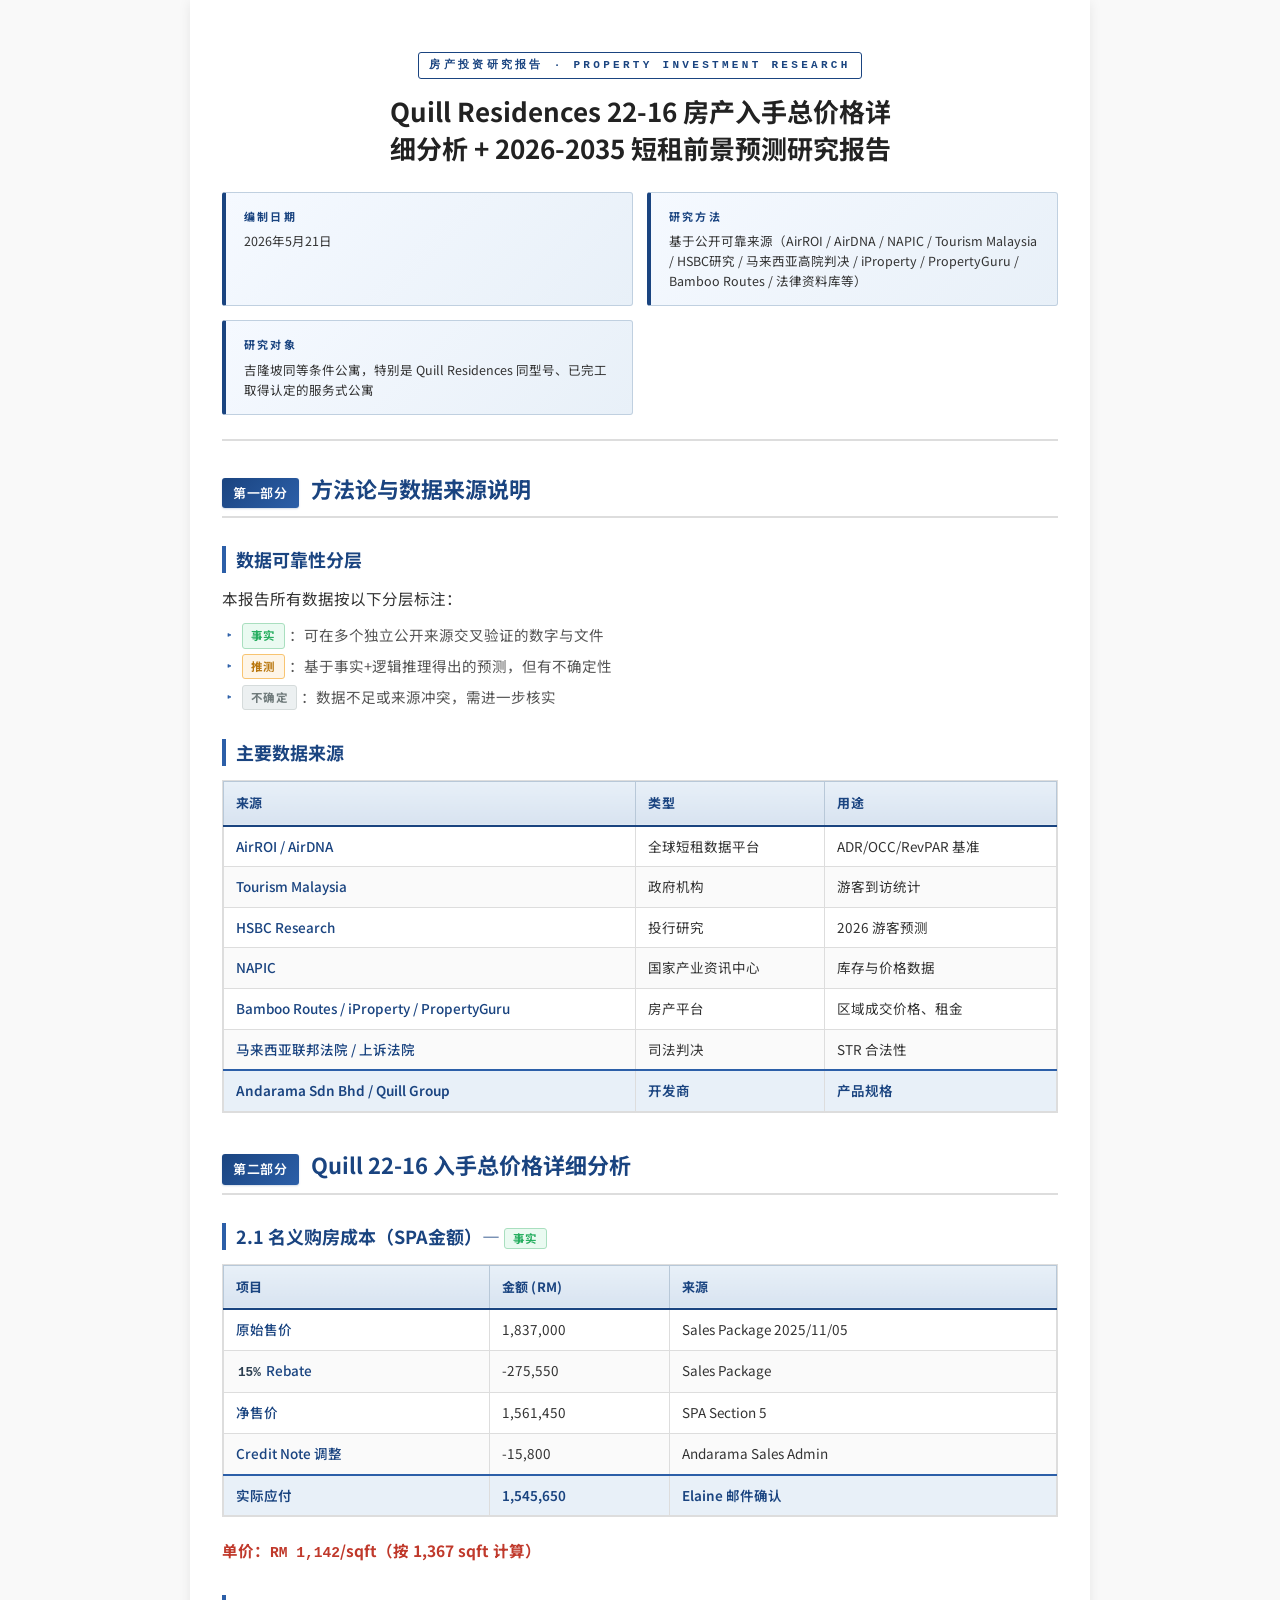
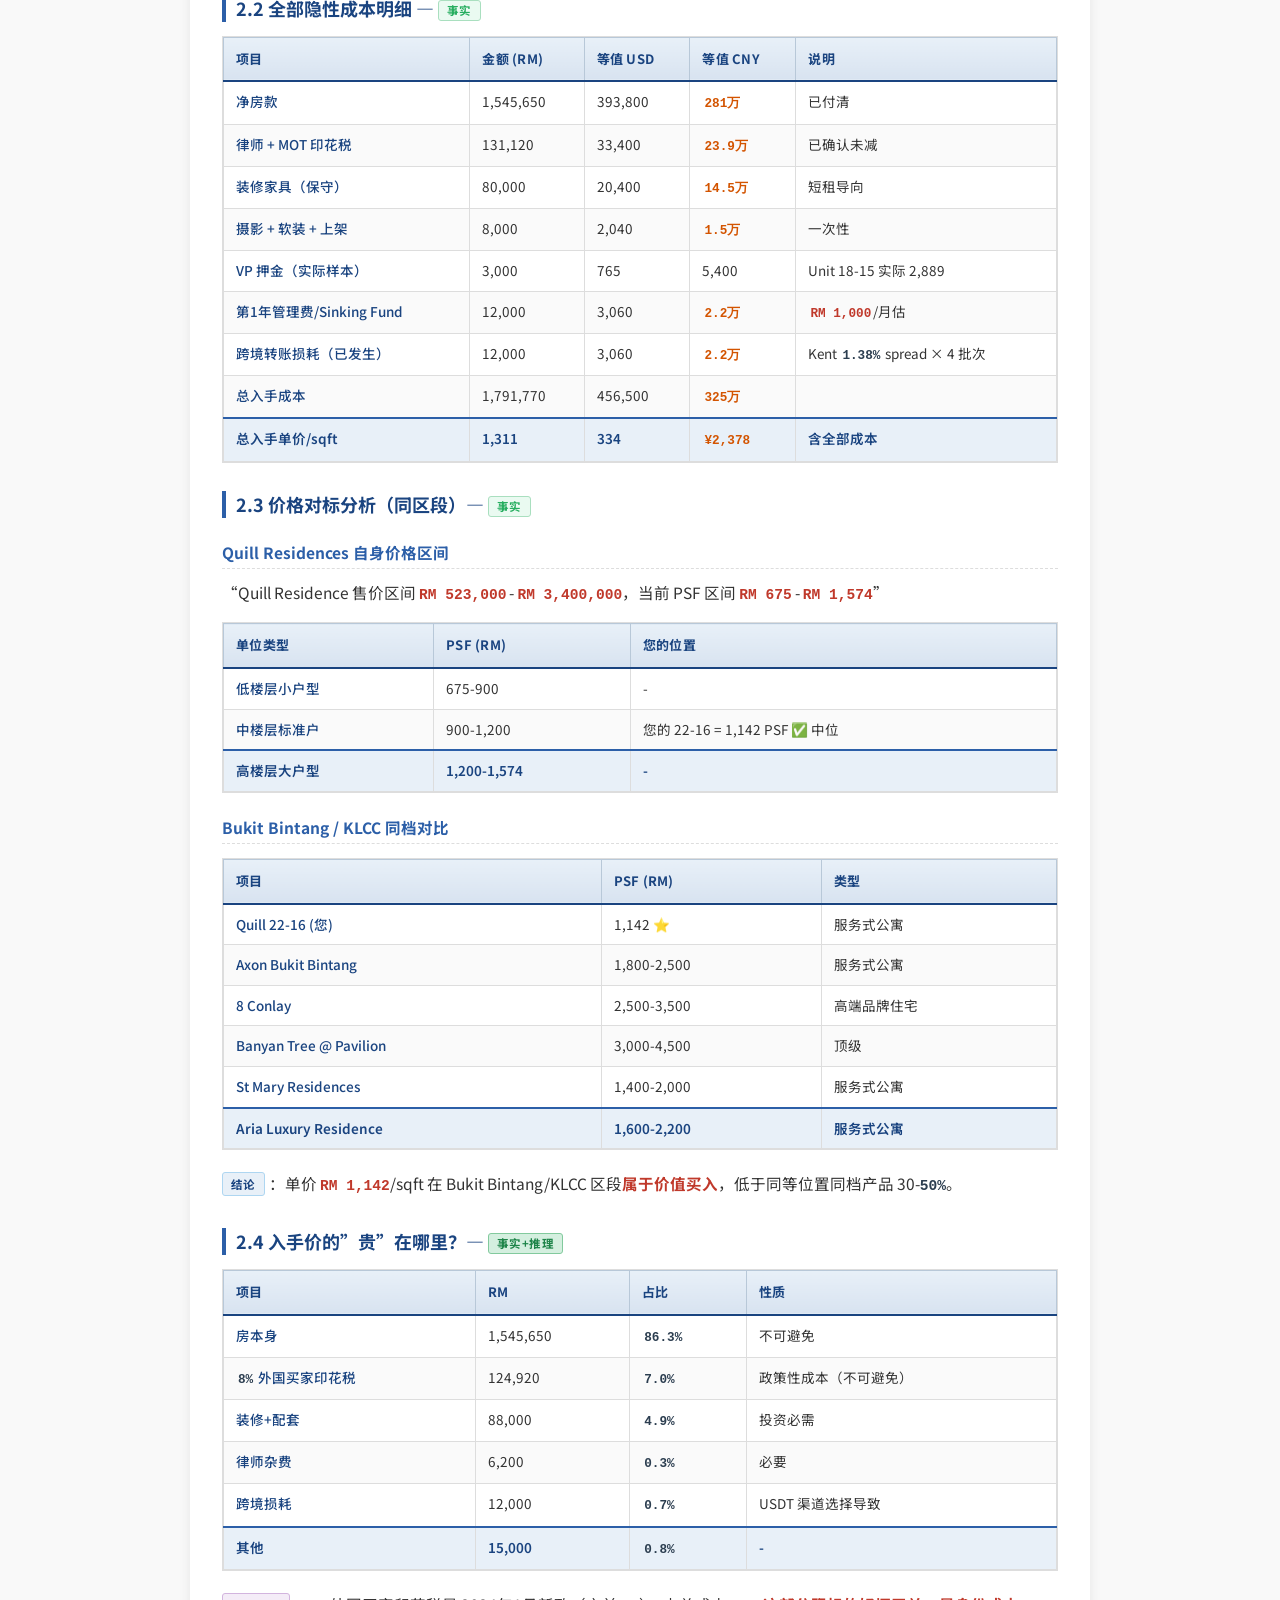
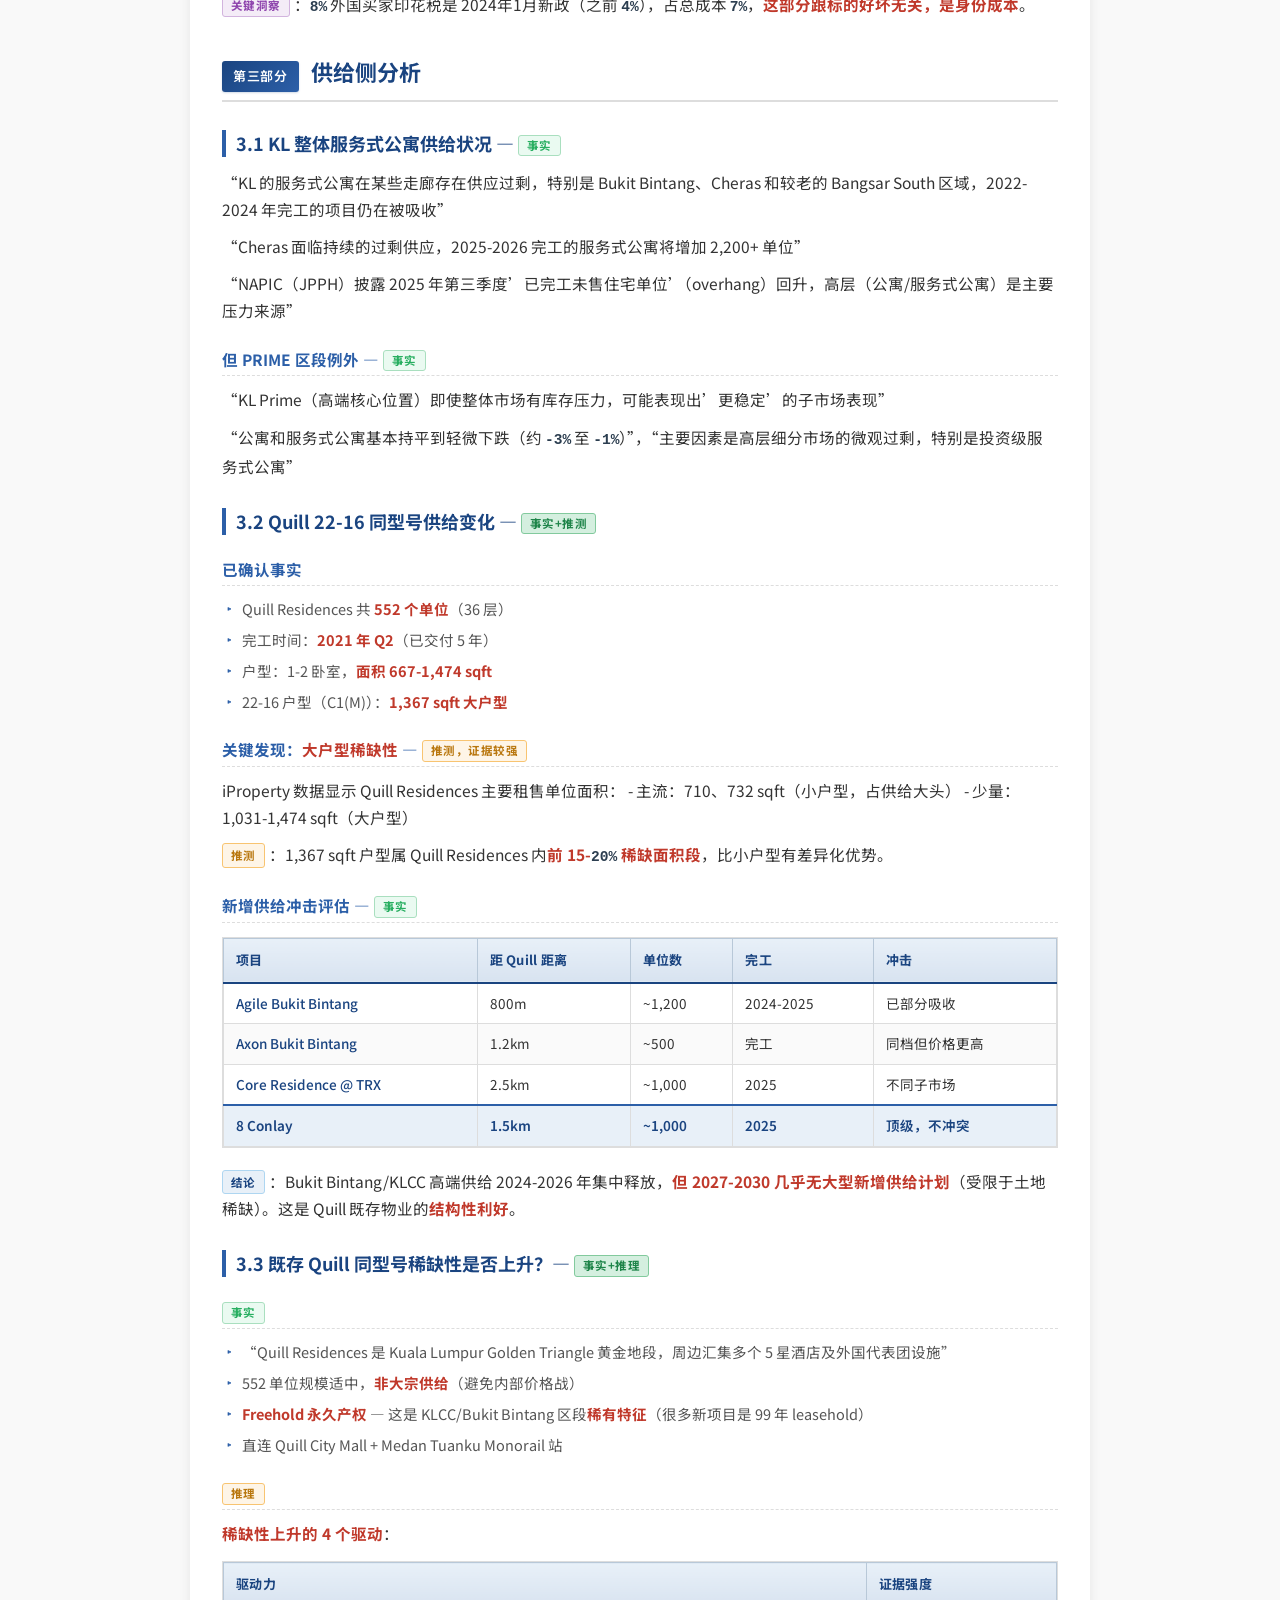
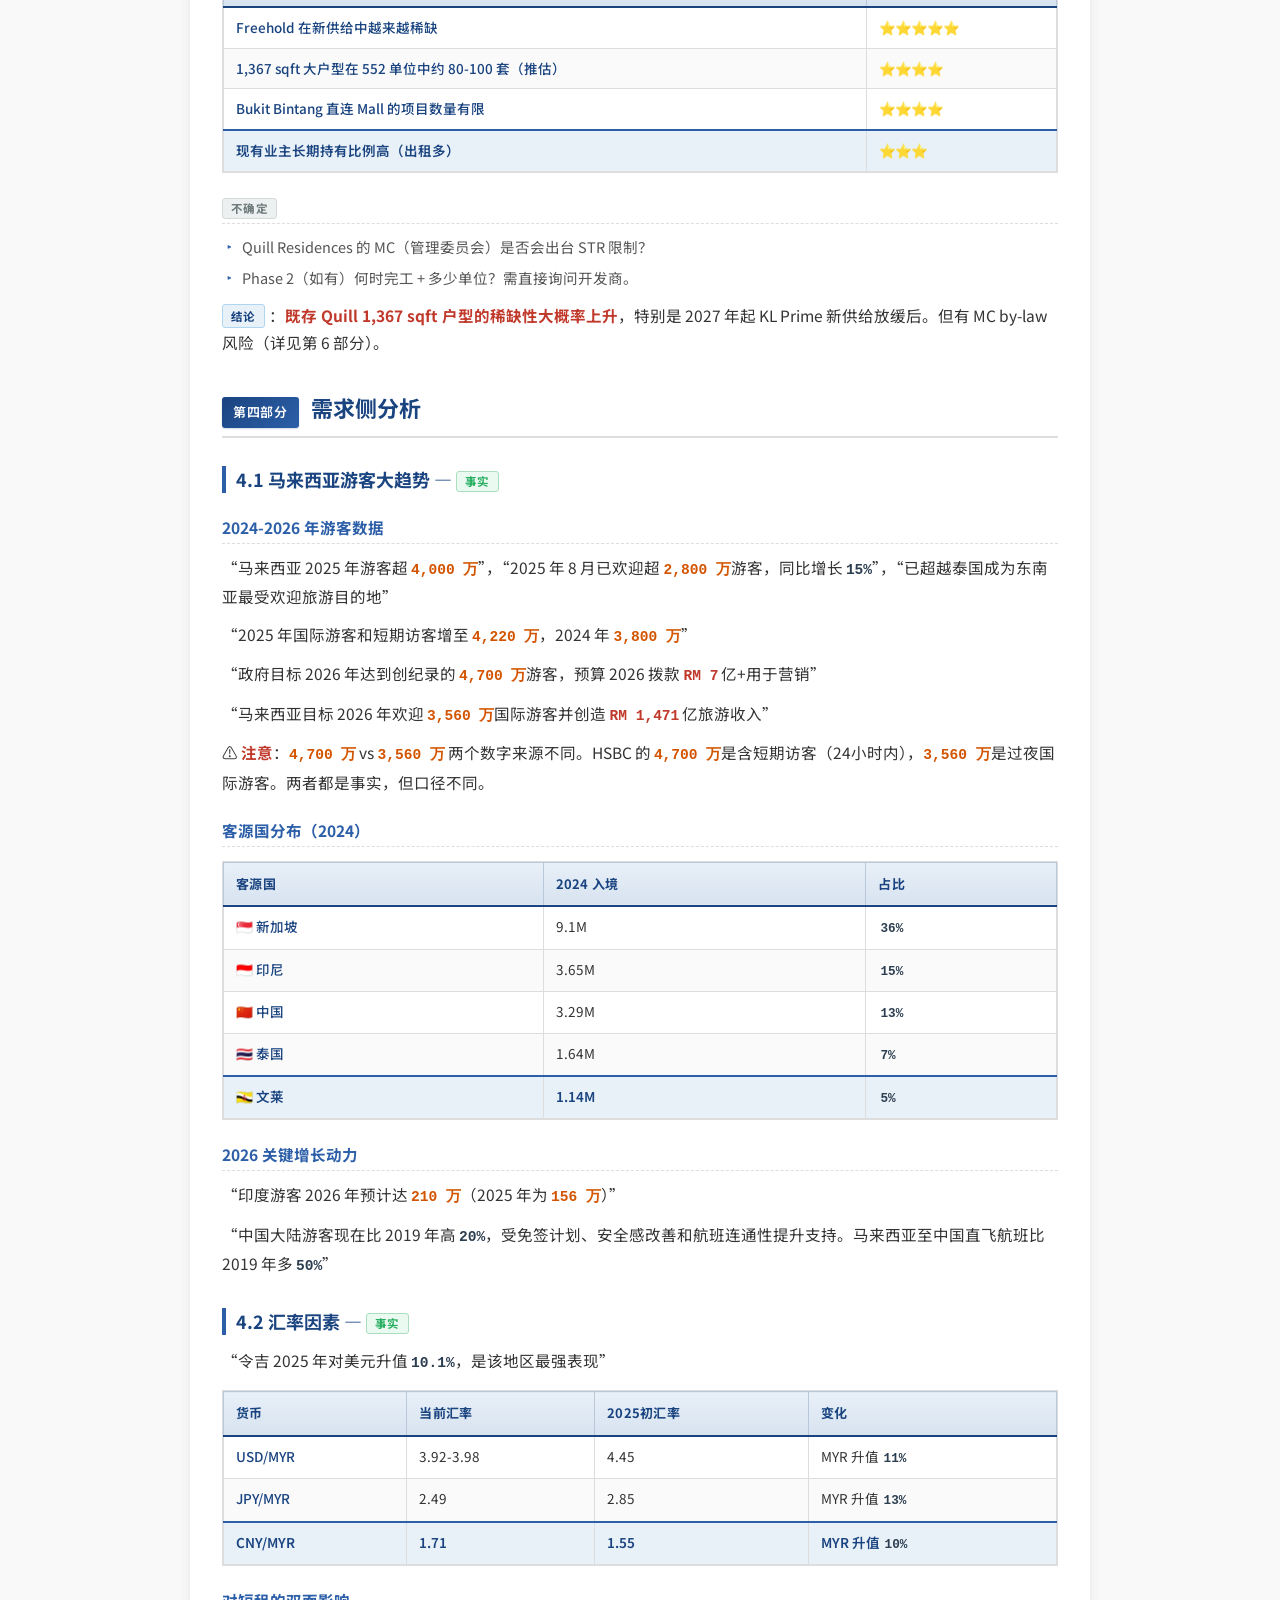
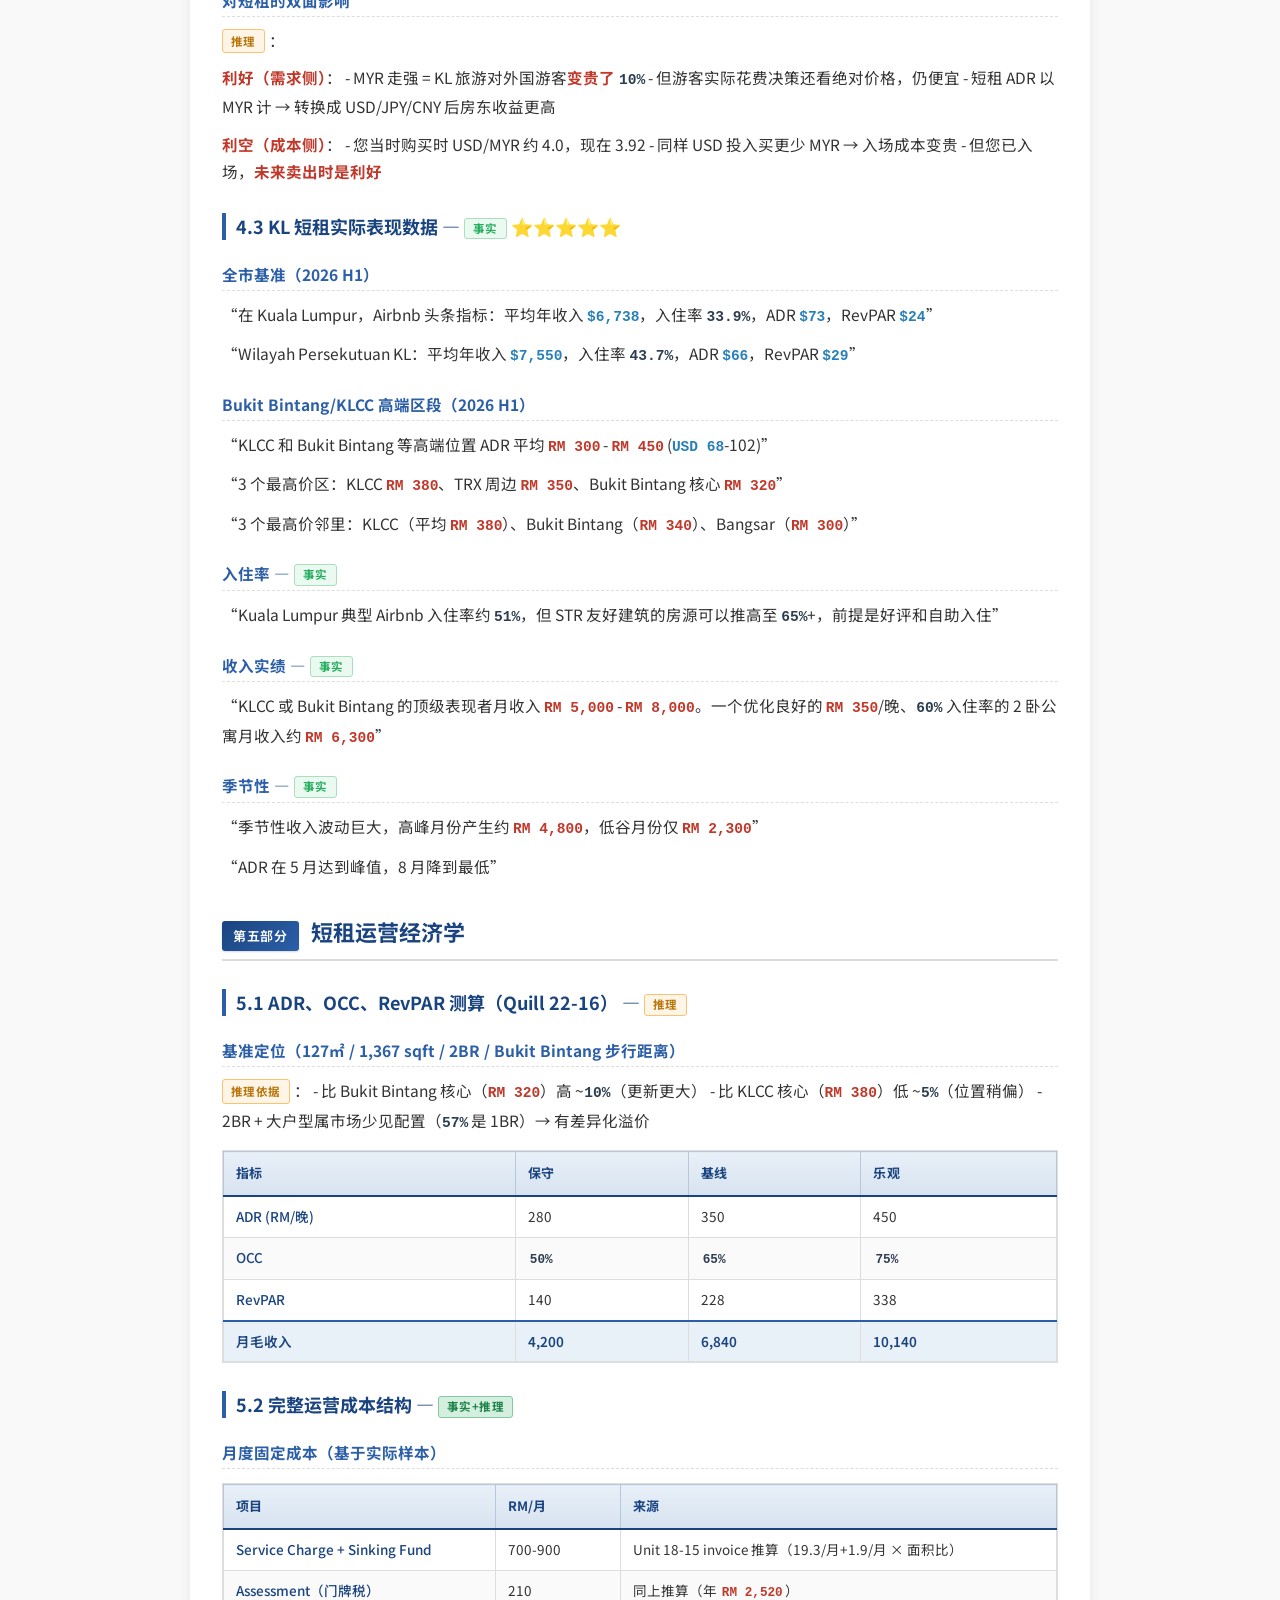
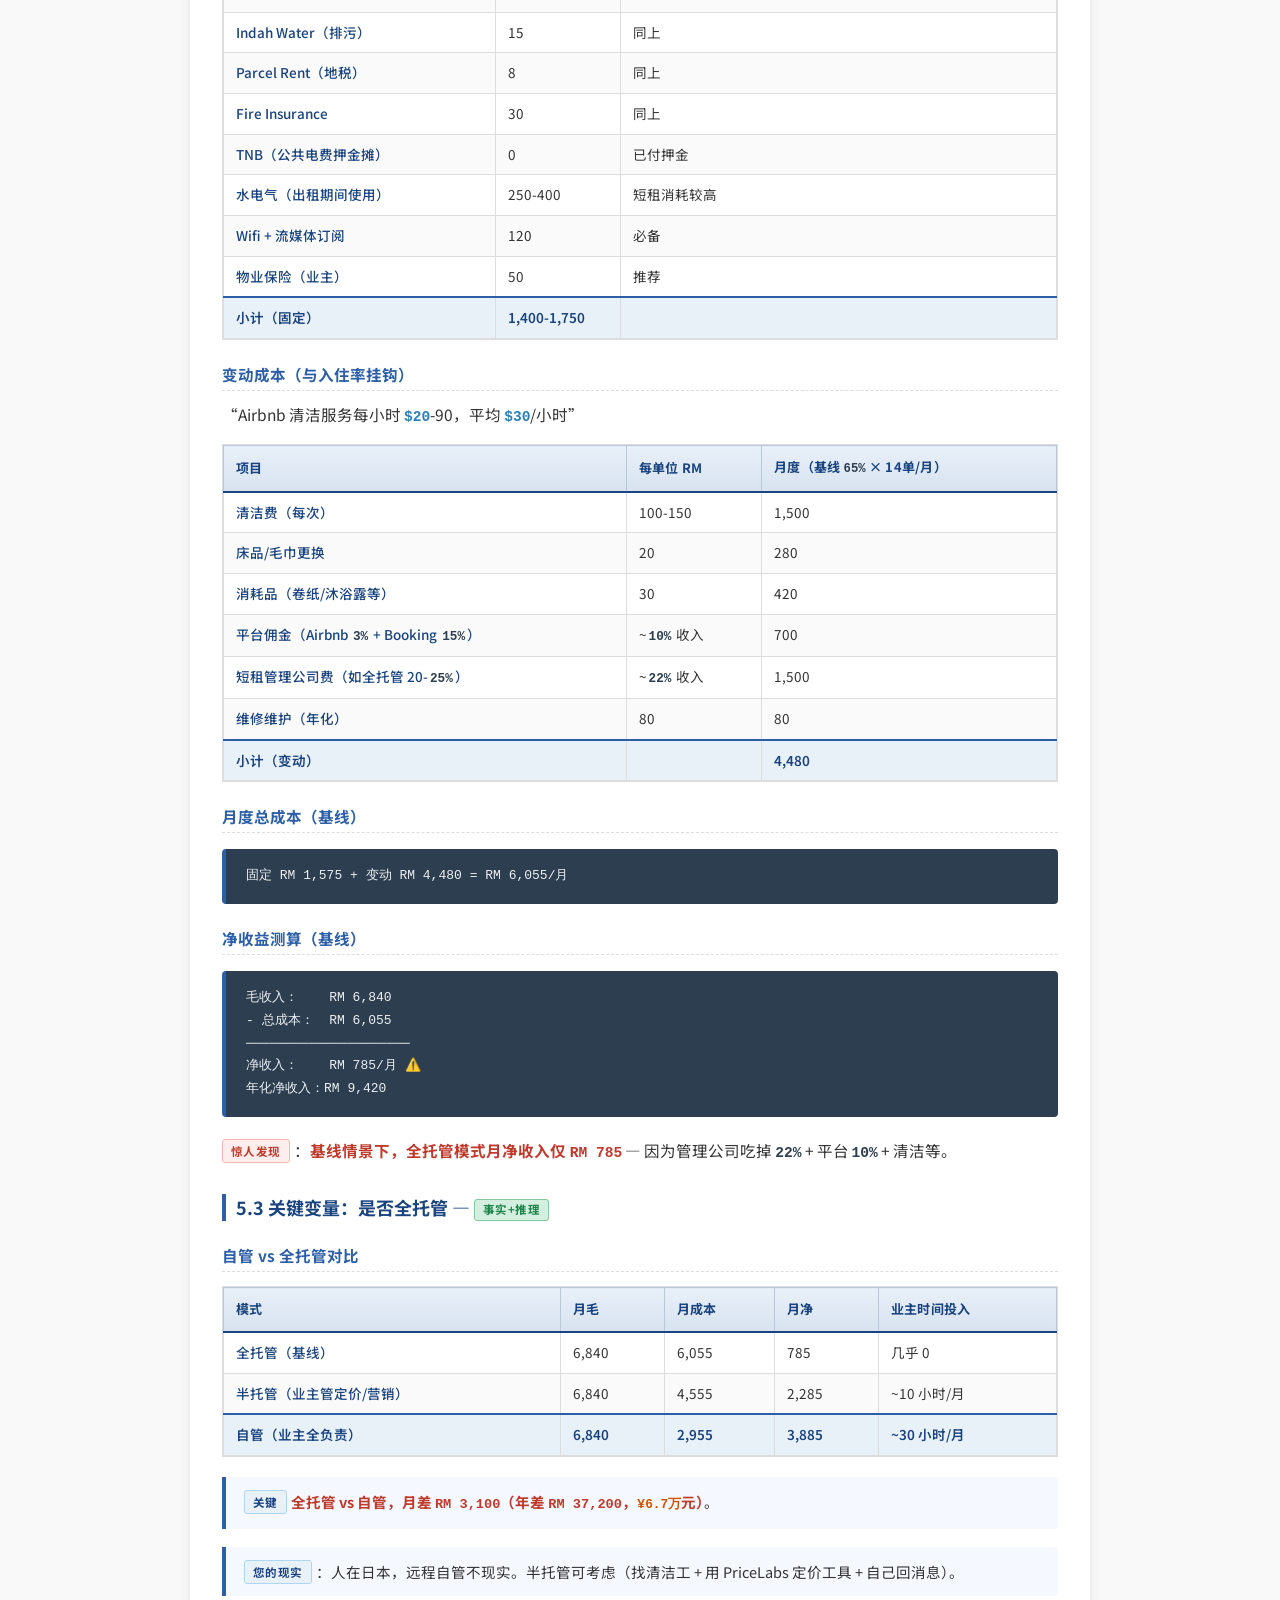
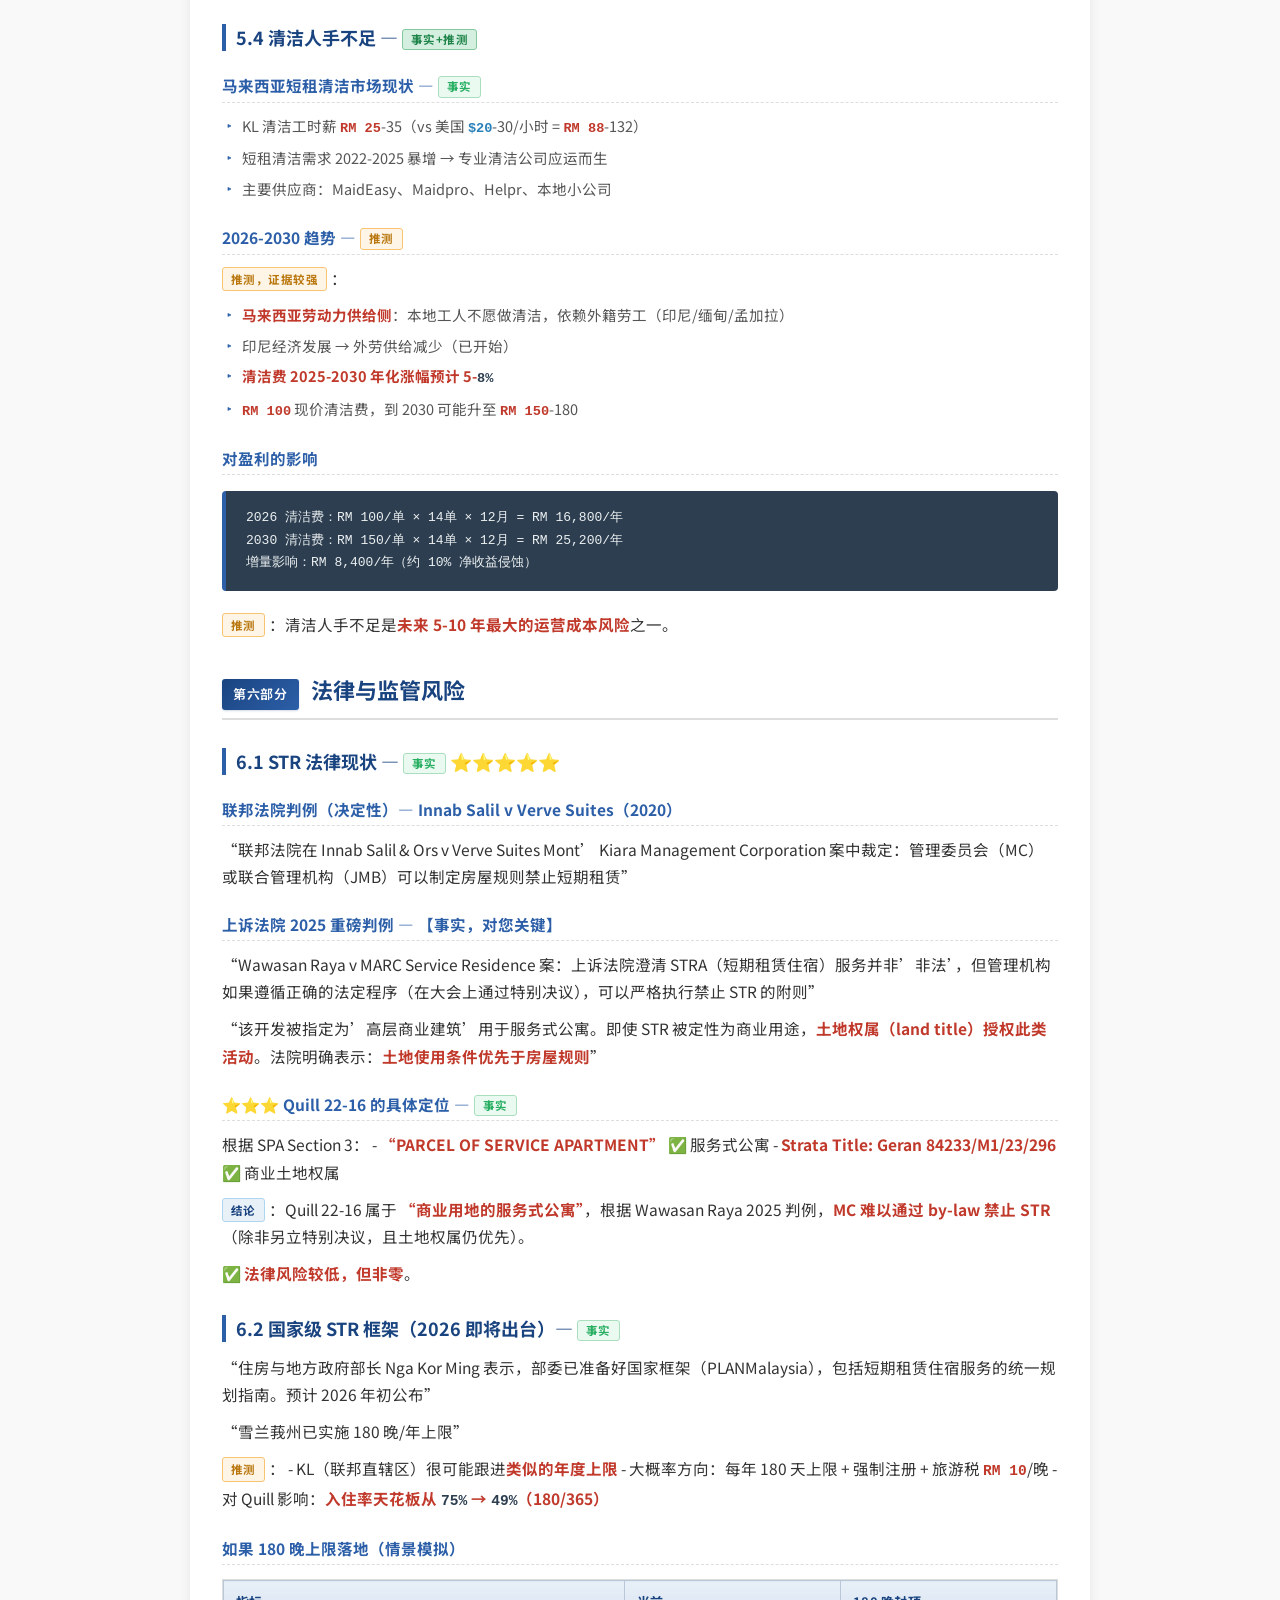
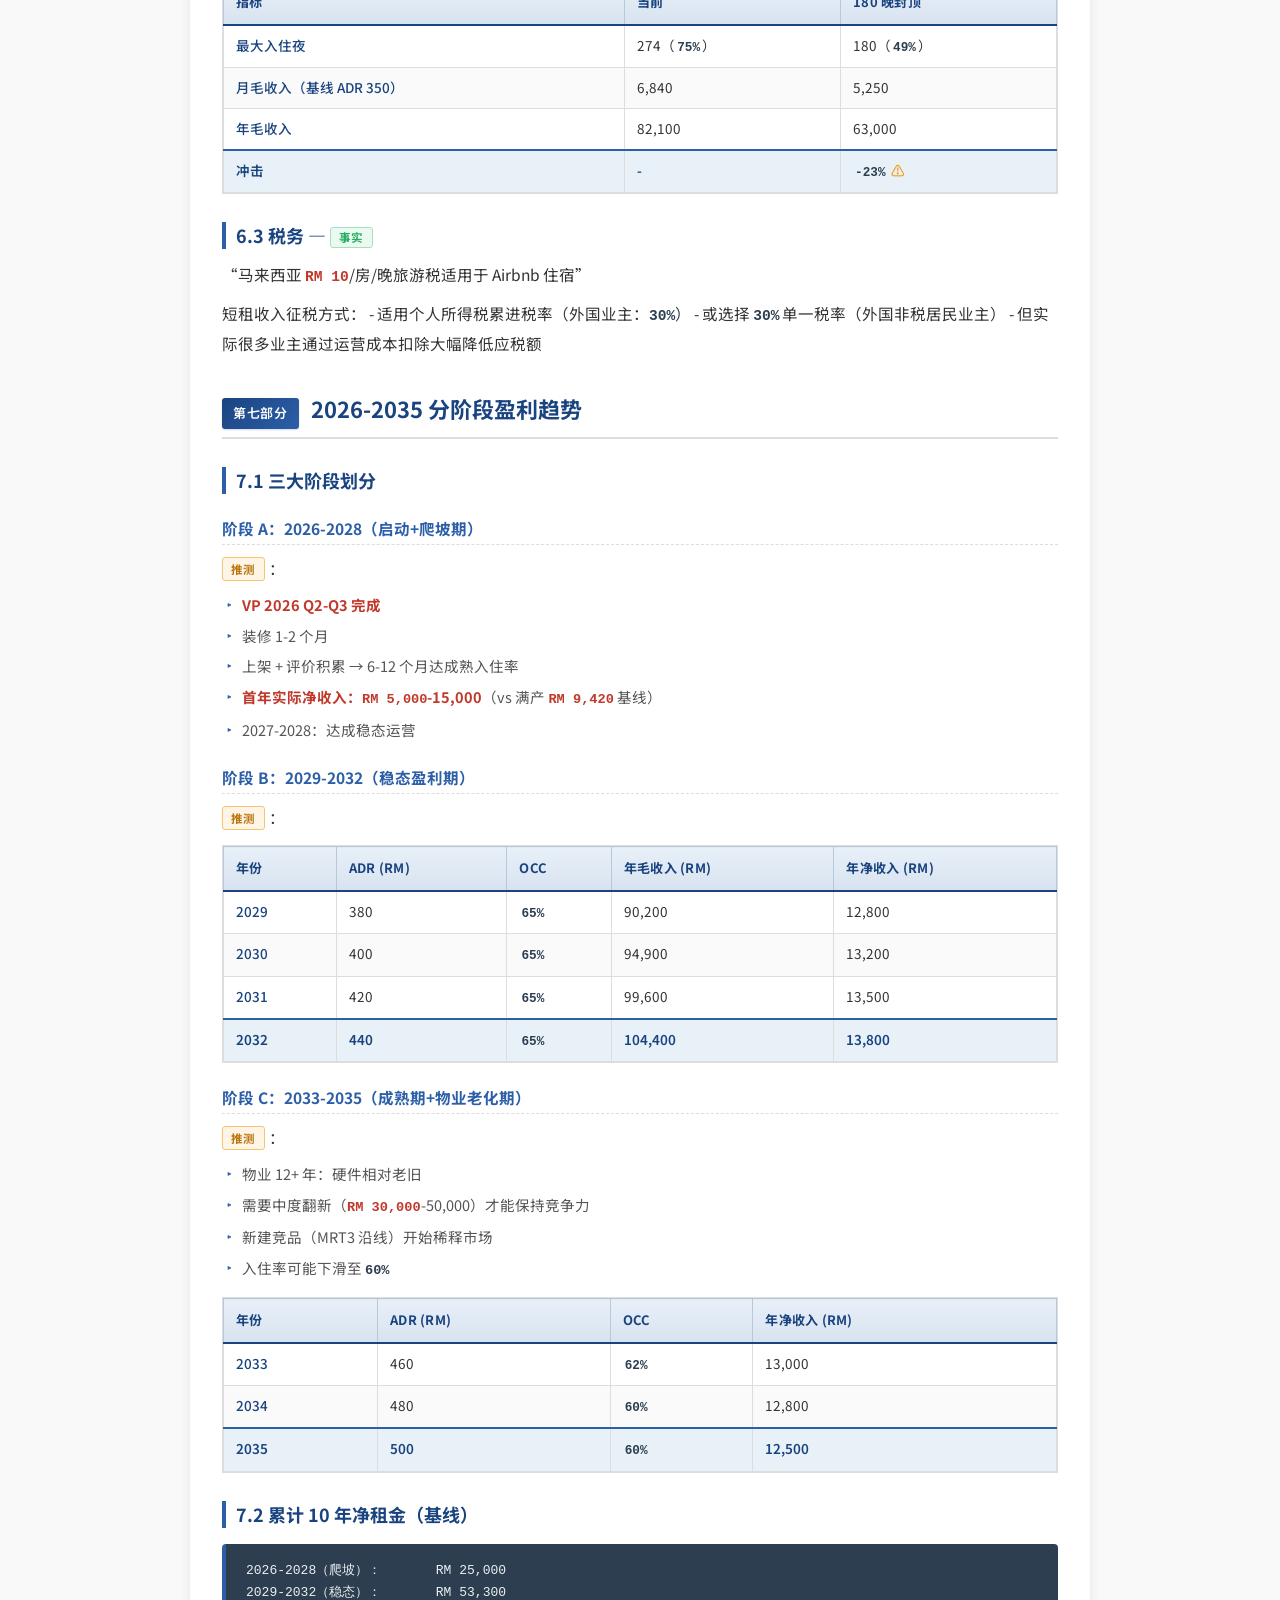
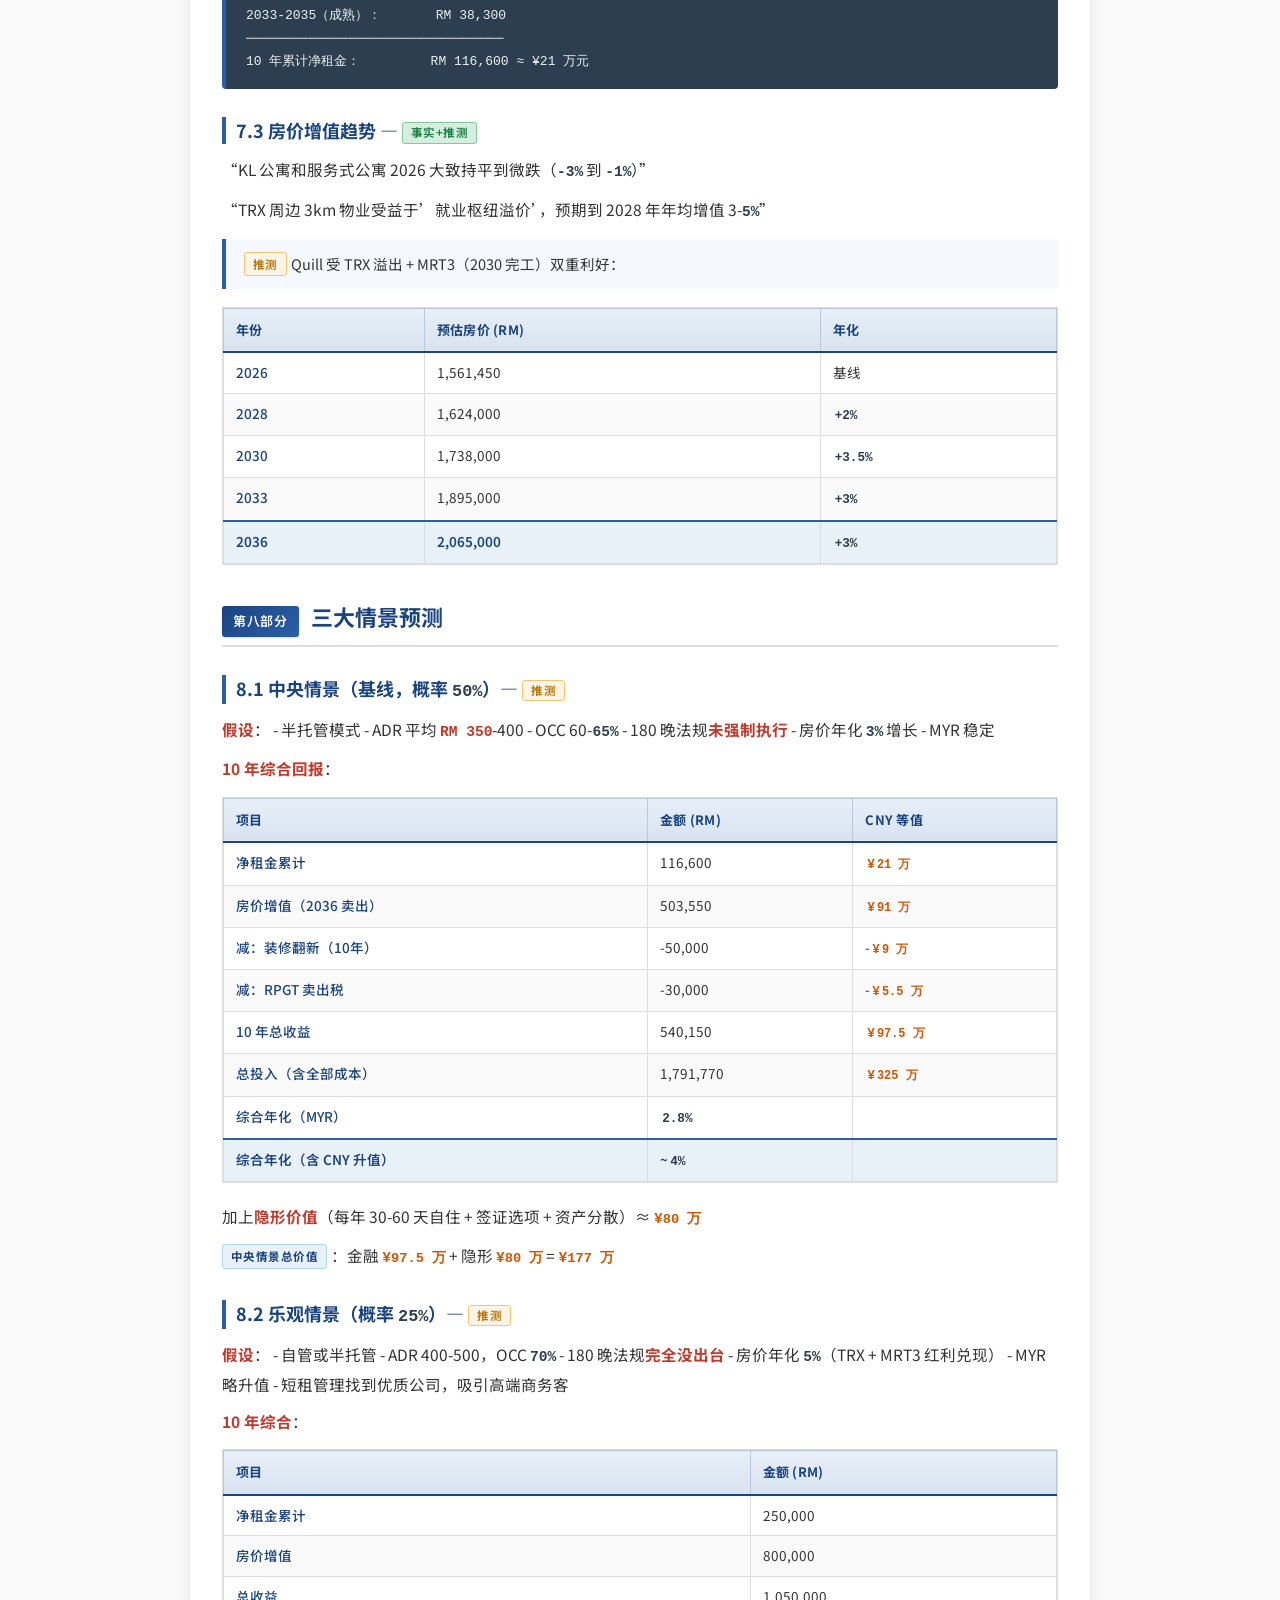
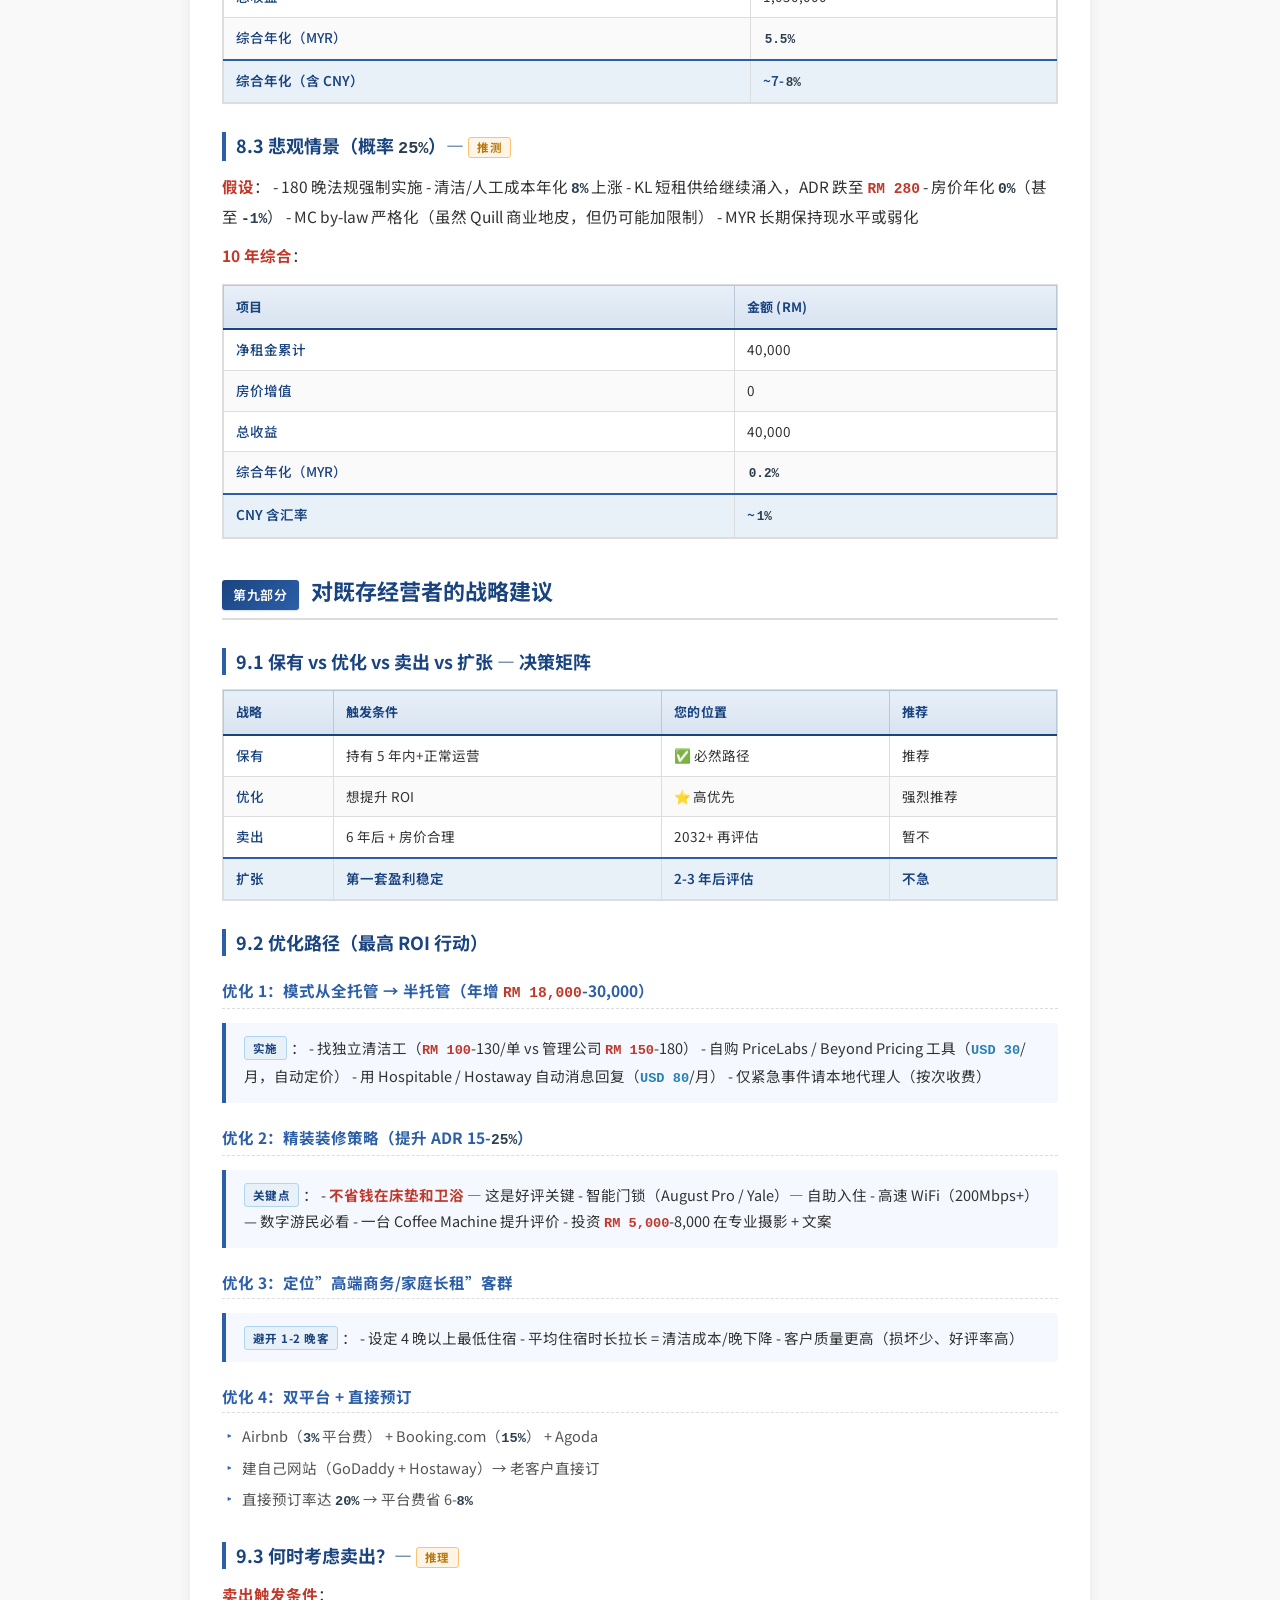
<file: index-print.html>
<!DOCTYPE html>
<html lang="zh-CN">
<head>
<meta charset="UTF-8">
<meta name="viewport" content="width=device-width, initial-scale=1.0">
<title>Quill Residences 22-16 房产入手总价格详细分析 + 2026-2035 短租前景预测研究报告</title>
<link rel="preconnect" href="https://fonts.googleapis.com">
<link rel="preconnect" href="https://fonts.gstatic.com" crossorigin>
<link href="https://fonts.googleapis.com/css2?family=Noto+Serif+SC:wght@500;700;900&family=Noto+Sans+SC:wght@300;400;500;700&family=JetBrains+Mono:wght@400;600&display=swap" rel="stylesheet">
<link rel="stylesheet" href="styles.css?v=4">

  <style>
    @media print {
      @page {
        size: A4 portrait;
        margin: 1.4cm 1.2cm;
      }

      * {
        -webkit-print-color-adjust: exact !important;
        print-color-adjust: exact !important;
      }

      html, body {
        background: #faf6ec !important;
        font-size: 10.5pt;
        line-height: 1.7;
      }

      /* Hide sidebar / TOC nav in print */
      .sidebar {
        display: none !important;
      }

      .layout {
        display: block !important;
        max-width: 100% !important;
      }

      .content {
        padding: 0 !important;
        max-width: 100% !important;
      }

      /* Report header on first page */
      .report-header {
        padding-top: 0 !important;
        padding-bottom: 24px !important;
        margin-bottom: 28px !important;
        page-break-after: avoid;
      }

      .report-title {
        font-size: 22pt !important;
        margin-bottom: 18px !important;
      }

      .report-meta {
        gap: 8px !important;
      }

      .meta-item {
        padding: 10px 12px !important;
        box-shadow: none !important;
      }

      .meta-label { font-size: 8pt !important; }
      .meta-value { font-size: 9.5pt !important; line-height: 1.45 !important; }

      /* Each section starts on a new page */
      .part {
        page-break-before: page;
        break-before: page;
        margin-bottom: 24px !important;
      }

      /* First part flows after the header (no new page) */
      .part:first-of-type {
        page-break-before: auto;
        break-before: auto;
      }

      .part-header {
        padding: 14px 18px !important;
        margin-bottom: 18px !important;
        page-break-after: avoid;
        break-after: avoid;
      }

      .part-num { font-size: 9.5pt !important; padding: 2px 9px !important; }
      .part-title { font-size: 16pt !important; }

      .h2 {
        font-size: 13pt !important;
        margin: 18px 0 8px !important;
        page-break-after: avoid;
        break-after: avoid;
      }

      .h3 {
        font-size: 11pt !important;
        margin: 14px 0 6px !important;
        page-break-after: avoid;
        break-after: avoid;
      }

      /* Don't break inside small content blocks */
      .callout, .tbl-wrap, .code, .compact, p, .h2, .h3 {
        page-break-inside: avoid;
        break-inside: avoid;
      }

      /* Tables */
      .tbl-wrap {
        margin: 10px 0 14px !important;
        box-shadow: none !important;
      }

      table { font-size: 9.5pt !important; }
      thead { display: table-header-group; }
      thead th { padding: 8px 10px !important; }
      tbody td { padding: 7px 10px !important; }
      tbody tr { page-break-inside: avoid; break-inside: avoid; }

      /* Paragraphs */
      p, .compact { margin-bottom: 8px !important; }

      .callout {
        padding: 10px 14px !important;
        margin: 10px 0 14px !important;
      }

      .code {
        padding: 12px 16px !important;
        font-size: 9.5pt !important;
        box-shadow: none !important;
        margin: 10px 0 14px !important;
      }

      .num { font-size: 0.95em !important; padding: 0 3px !important; }
      .tag { font-size: 8.5pt !important; }

      /* Footer */
      .report-footer {
        margin-top: 32px !important;
        padding: 16px 18px !important;
        page-break-before: avoid;
      }
      .report-footer > div:first-child { font-size: 13pt !important; }

      a { color: inherit !important; text-decoration: none !important; }
    }

    /* Screen view of the print page — show without sidebar so it previews correctly */
    @media screen {
      .sidebar { display: none; }
      .layout { display: block; max-width: 900px; margin: 0 auto; }
      .content { padding: 40px 32px 60px; }
    }
  </style>

</head>
<body>
<div class="layout">
  <aside class="sidebar">
    <nav class="toc"><div class="toc-label">目录</div><ol><li><a href="#sec-1"><span class="toc-num">01</span><span class="toc-text">第一部分：方法论与数据来源说明</span></a></li><li><a href="#sec-2"><span class="toc-num">02</span><span class="toc-text">第二部分：Quill 22-16 入手总价格详细分析</span></a></li><li><a href="#sec-3"><span class="toc-num">03</span><span class="toc-text">第三部分：供给侧分析</span></a></li><li><a href="#sec-4"><span class="toc-num">04</span><span class="toc-text">第四部分：需求侧分析</span></a></li><li><a href="#sec-5"><span class="toc-num">05</span><span class="toc-text">第五部分：短租运营经济学</span></a></li><li><a href="#sec-6"><span class="toc-num">06</span><span class="toc-text">第六部分：法律与监管风险</span></a></li><li><a href="#sec-7"><span class="toc-num">07</span><span class="toc-text">第七部分：2026-2035 分阶段盈利趋势</span></a></li><li><a href="#sec-8"><span class="toc-num">08</span><span class="toc-text">第八部分：三大情景预测</span></a></li><li><a href="#sec-9"><span class="toc-num">09</span><span class="toc-text">第九部分：对既存经营者的战略建议</span></a></li><li><a href="#sec-10"><span class="toc-num">10</span><span class="toc-text">第十部分：结论与风险自检</span></a></li><li><a href="#sec-11"><span class="toc-num">11</span><span class="toc-text">附录 A：数据交叉验证记录</span></a></li></ol></nav>
  </aside>
  <main class="content">
    <header class="report-header">
  <div class="report-eyebrow">房产投资研究报告 · Property Investment Research</div>
  <h1 class="report-title">Quill Residences 22-16 房产入手总价格详细分析 + 2026-2035 短租前景预测研究报告</h1><div class="report-meta"><div class="meta-item"><div class="meta-label">编制日期</div><div class="meta-value">2026年5月21日</div></div><div class="meta-item"><div class="meta-label">研究方法</div><div class="meta-value">基于公开可靠来源（AirROI / AirDNA / NAPIC / Tourism Malaysia / HSBC研究 / 马来西亚高院判决 / iProperty / PropertyGuru / Bamboo Routes / 法律资料库等）</div></div><div class="meta-item"><div class="meta-label">研究对象</div><div class="meta-value">吉隆坡同等条件公寓，特别是 Quill Residences 同型号、已完工取得认定的服务式公寓</div></div></div></header>
    <section class="part" id="sec-1"><header class="part-header"><div class="part-num">第一部分</div><h1 class="part-title">方法论与数据来源说明</h1></header><div class="part-body"><h2 class="h2">数据可靠性分层</h2><p>本报告所有数据按以下分层标注：</p><div class="compact"><strong><span class="tag tag-fact">事实</span></strong>：可在多个独立公开来源交叉验证的数字与文件</div><div class="compact"><strong><span class="tag tag-infer">推测</span></strong>：基于事实+逻辑推理得出的预测，但有不确定性</div><div class="compact"><strong><span class="tag tag-unknown">不确定</span></strong>：数据不足或来源冲突，需进一步核实</div><h2 class="h2">主要数据来源</h2><div class="tbl-wrap"><table><thead><tr><th>来源</th><th>类型</th><th>用途</th></tr></thead><tbody><tr><td>AirROI / AirDNA</td><td>全球短租数据平台</td><td>ADR/OCC/RevPAR 基准</td></tr><tr><td>Tourism Malaysia</td><td>政府机构</td><td>游客到访统计</td></tr><tr><td>HSBC Research</td><td>投行研究</td><td>2026 游客预测</td></tr><tr><td>NAPIC</td><td>国家产业资讯中心</td><td>库存与价格数据</td></tr><tr><td>Bamboo Routes / iProperty / PropertyGuru</td><td>房产平台</td><td>区域成交价格、租金</td></tr><tr><td>马来西亚联邦法院 / 上诉法院</td><td>司法判决</td><td>STR 合法性</td></tr><tr><td>Andarama Sdn Bhd / Quill Group</td><td>开发商</td><td>产品规格</td></tr></tbody></table></div></div></section><section class="part" id="sec-2"><header class="part-header"><div class="part-num">第二部分</div><h1 class="part-title">Quill 22-16 入手总价格详细分析</h1></header><div class="part-body"><h2 class="h2">2.1 名义购房成本（SPA金额）— <span class="tag tag-fact">事实</span></h2><div class="tbl-wrap"><table><thead><tr><th>项目</th><th>金额 (RM)</th><th>来源</th></tr></thead><tbody><tr><td>原始售价</td><td>1,837,000</td><td>Sales Package 2025/11/05</td></tr><tr><td><span class="num num-pct">15%</span> Rebate</td><td>-275,550</td><td>Sales Package</td></tr><tr><td>净售价</td><td>1,561,450</td><td>SPA Section 5</td></tr><tr><td>Credit Note 调整</td><td>-15,800</td><td>Andarama Sales Admin</td></tr><tr><td>实际应付</td><td>1,545,650</td><td>Elaine 邮件确认</td></tr></tbody></table></div><p><strong>单价：<span class="num num-rm">RM 1,142</span>/sqft（按 1,367 sqft 计算）</strong></p><h2 class="h2">2.2 全部隐性成本明细 — <span class="tag tag-fact">事实</span></h2><div class="tbl-wrap"><table><thead><tr><th>项目</th><th>金额 (RM)</th><th>等值 USD</th><th>等值 CNY</th><th>说明</th></tr></thead><tbody><tr><td>净房款</td><td>1,545,650</td><td>393,800</td><td><span class="num num-cny-zh">281万</span></td><td>已付清</td></tr><tr><td>律师 + MOT 印花税</td><td>131,120</td><td>33,400</td><td><span class="num num-cny-zh">23.9万</span></td><td>已确认未减</td></tr><tr><td>装修家具（保守）</td><td>80,000</td><td>20,400</td><td><span class="num num-cny-zh">14.5万</span></td><td>短租导向</td></tr><tr><td>摄影 + 软装 + 上架</td><td>8,000</td><td>2,040</td><td><span class="num num-cny-zh">1.5万</span></td><td>一次性</td></tr><tr><td>VP 押金（实际样本）</td><td>3,000</td><td>765</td><td>5,400</td><td>Unit 18-15 实际 2,889</td></tr><tr><td>第1年管理费/Sinking Fund</td><td>12,000</td><td>3,060</td><td><span class="num num-cny-zh">2.2万</span></td><td><span class="num num-rm">RM 1,000</span>/月估</td></tr><tr><td>跨境转账损耗（已发生）</td><td>12,000</td><td>3,060</td><td><span class="num num-cny-zh">2.2万</span></td><td>Kent <span class="num num-pct">1.38%</span> spread × 4 批次</td></tr><tr><td>总入手成本</td><td>1,791,770</td><td>456,500</td><td><span class="num num-cny-zh">325万</span></td><td></td></tr><tr><td>总入手单价/sqft</td><td>1,311</td><td>334</td><td><span class="num num-cny">¥2,378</span></td><td>含全部成本</td></tr></tbody></table></div><h2 class="h2">2.3 价格对标分析（同区段）— <span class="tag tag-fact">事实</span></h2><h3 class="h3">Quill Residences 自身价格区间</h3><p>“Quill Residence 售价区间 <span class="num num-rm">RM 523,000</span> - <span class="num num-rm">RM 3,400,000</span>，当前 PSF 区间 <span class="num num-rm">RM 675</span> - <span class="num num-rm">RM 1,574</span>”</p><div class="tbl-wrap"><table><thead><tr><th>单位类型</th><th>PSF (RM)</th><th>您的位置</th></tr></thead><tbody><tr><td>低楼层小户型</td><td>675-900</td><td>-</td></tr><tr><td>中楼层标准户</td><td>900-1,200</td><td>您的 22-16 = 1,142 PSF <span class="check">✅</span> 中位</td></tr><tr><td>高楼层大户型</td><td>1,200-1,574</td><td>-</td></tr></tbody></table></div><h3 class="h3">Bukit Bintang / KLCC 同档对比</h3><div class="tbl-wrap"><table><thead><tr><th>项目</th><th>PSF (RM)</th><th>类型</th></tr></thead><tbody><tr><td>Quill 22-16 (您)</td><td>1,142 <span class="stars">⭐</span></td><td>服务式公寓</td></tr><tr><td>Axon Bukit Bintang</td><td>1,800-2,500</td><td>服务式公寓</td></tr><tr><td>8 Conlay</td><td>2,500-3,500</td><td>高端品牌住宅</td></tr><tr><td>Banyan Tree @ Pavilion</td><td>3,000-4,500</td><td>顶级</td></tr><tr><td>St Mary Residences</td><td>1,400-2,000</td><td>服务式公寓</td></tr><tr><td>Aria Luxury Residence</td><td>1,600-2,200</td><td>服务式公寓</td></tr></tbody></table></div><p><strong><span class="tag tag-conclude">结论</span></strong>：单价 <span class="num num-rm">RM 1,142</span>/sqft 在 Bukit Bintang/KLCC 区段<strong>属于价值买入</strong>，低于同等位置同档产品 30-<span class="num num-pct">50%</span>。</p><h2 class="h2">2.4 入手价的”贵”在哪里？— <span class="tag tag-fact-plus">事实+推理</span></h2><div class="tbl-wrap"><table><thead><tr><th>项目</th><th>RM</th><th>占比</th><th>性质</th></tr></thead><tbody><tr><td>房本身</td><td>1,545,650</td><td><span class="num num-pct">86.3%</span></td><td>不可避免</td></tr><tr><td><span class="num num-pct">8%</span> 外国买家印花税</td><td>124,920</td><td><span class="num num-pct">7.0%</span></td><td>政策性成本（不可避免）</td></tr><tr><td>装修+配套</td><td>88,000</td><td><span class="num num-pct">4.9%</span></td><td>投资必需</td></tr><tr><td>律师杂费</td><td>6,200</td><td><span class="num num-pct">0.3%</span></td><td>必要</td></tr><tr><td>跨境损耗</td><td>12,000</td><td><span class="num num-pct">0.7%</span></td><td>USDT 渠道选择导致</td></tr><tr><td>其他</td><td>15,000</td><td><span class="num num-pct">0.8%</span></td><td>-</td></tr></tbody></table></div><p><strong><span class="tag tag-insight">关键洞察</span></strong>：<span class="num num-pct">8%</span> 外国买家印花税是 2024年1月新政（之前 <span class="num num-pct">4%</span>），占总成本 <span class="num num-pct">7%</span>，<strong>这部分跟标的好坏无关，是身份成本</strong>。</p></div></section><section class="part" id="sec-3"><header class="part-header"><div class="part-num">第三部分</div><h1 class="part-title">供给侧分析</h1></header><div class="part-body"><h2 class="h2">3.1 KL 整体服务式公寓供给状况 — <span class="tag tag-fact">事实</span></h2><p>“KL 的服务式公寓在某些走廊存在供应过剩，特别是 Bukit Bintang、Cheras 和较老的 Bangsar South 区域，2022-2024 年完工的项目仍在被吸收”</p><p>“Cheras 面临持续的过剩供应，2025-2026 完工的服务式公寓将增加 2,200+ 单位”</p><p>“NAPIC（JPPH）披露 2025 年第三季度’已完工未售住宅单位’（overhang）回升，高层（公寓/服务式公寓）是主要压力来源”</p><h3 class="h3">但 PRIME 区段例外 — <span class="tag tag-fact">事实</span></h3><p>“KL Prime（高端核心位置）即使整体市场有库存压力，可能表现出’更稳定’的子市场表现”</p><p>“公寓和服务式公寓基本持平到轻微下跌（约 <span class="num num-pct">-3%</span> 至 <span class="num num-pct">-1%</span>）”，“主要因素是高层细分市场的微观过剩，特别是投资级服务式公寓”</p><h2 class="h2">3.2 Quill 22-16 同型号供给变化 — <span class="tag tag-fact-plus">事实+推测</span></h2><h3 class="h3">已确认事实</h3><div class="compact">Quill Residences 共 <strong>552 个单位</strong>（36 层）</div><div class="compact">完工时间：<strong>2021 年 Q2</strong>（已交付 5 年）</div><div class="compact">户型：1-2 卧室，<strong>面积 667-1,474 sqft</strong></div><div class="compact">22-16 户型（C1(M)）：<strong>1,367 sqft 大户型</strong></div><h3 class="h3">关键发现：<strong>大户型稀缺性</strong> — <span class="tag tag-infer">推测，证据较强</span></h3><p>iProperty 数据显示 Quill Residences 主要租售单位面积： - 主流：710、732 sqft（小户型，占供给大头） - 少量：1,031-1,474 sqft（大户型）</p><p><strong><span class="tag tag-infer">推测</span></strong>：1,367 sqft 户型属 Quill Residences 内<strong>前 15-<span class="num num-pct">20%</span> 稀缺面积段</strong>，比小户型有差异化优势。</p><h3 class="h3">新增供给冲击评估 — <span class="tag tag-fact">事实</span></h3><div class="tbl-wrap"><table><thead><tr><th>项目</th><th>距 Quill 距离</th><th>单位数</th><th>完工</th><th>冲击</th></tr></thead><tbody><tr><td>Agile Bukit Bintang</td><td>800m</td><td>~1,200</td><td>2024-2025</td><td>已部分吸收</td></tr><tr><td>Axon Bukit Bintang</td><td>1.2km</td><td>~500</td><td>完工</td><td>同档但价格更高</td></tr><tr><td>Core Residence @ TRX</td><td>2.5km</td><td>~1,000</td><td>2025</td><td>不同子市场</td></tr><tr><td>8 Conlay</td><td>1.5km</td><td>~1,000</td><td>2025</td><td>顶级，不冲突</td></tr></tbody></table></div><p><strong><span class="tag tag-conclude">结论</span></strong>：Bukit Bintang/KLCC 高端供给 2024-2026 年集中释放，<strong>但 2027-2030 几乎无大型新增供给计划</strong>（受限于土地稀缺）。这是 Quill 既存物业的<strong>结构性利好</strong>。</p><h2 class="h2">3.3 既存 Quill 同型号稀缺性是否上升？— <span class="tag tag-fact-plus">事实+推理</span></h2><h3 class="h3"><span class="tag tag-fact">事实</span></h3><div class="compact">“Quill Residences 是 Kuala Lumpur Golden Triangle 黄金地段，周边汇集多个 5 星酒店及外国代表团设施”</div><div class="compact">552 单位规模适中，<strong>非大宗供给</strong>（避免内部价格战）</div><div class="compact"><strong>Freehold 永久产权</strong> — 这是 KLCC/Bukit Bintang 区段<strong>稀有特征</strong>（很多新项目是 99 年 leasehold）</div><div class="compact">直连 Quill City Mall + Medan Tuanku Monorail 站</div><h3 class="h3"><span class="tag tag-infer">推理</span></h3><p><strong>稀缺性上升的 4 个驱动</strong>：</p><div class="tbl-wrap"><table><thead><tr><th>驱动力</th><th>证据强度</th></tr></thead><tbody><tr><td>Freehold 在新供给中越来越稀缺</td><td><span class="stars">⭐⭐⭐⭐⭐</span></td></tr><tr><td>1,367 sqft 大户型在 552 单位中约 80-100 套（推估）</td><td><span class="stars">⭐⭐⭐⭐</span></td></tr><tr><td>Bukit Bintang 直连 Mall 的项目数量有限</td><td><span class="stars">⭐⭐⭐⭐</span></td></tr><tr><td>现有业主长期持有比例高（出租多）</td><td><span class="stars">⭐⭐⭐</span></td></tr></tbody></table></div><h3 class="h3"><span class="tag tag-unknown">不确定</span></h3><div class="compact">Quill Residences 的 MC（管理委员会）是否会出台 STR 限制？</div><div class="compact">Phase 2（如有）何时完工 + 多少单位？需直接询问开发商。</div><p><strong><span class="tag tag-conclude">结论</span></strong>：<strong>既存 Quill 1,367 sqft 户型的稀缺性大概率上升</strong>，特别是 2027 年起 KL Prime 新供给放缓后。但有 MC by-law 风险（详见第 6 部分）。</p></div></section><section class="part" id="sec-4"><header class="part-header"><div class="part-num">第四部分</div><h1 class="part-title">需求侧分析</h1></header><div class="part-body"><h2 class="h2">4.1 马来西亚游客大趋势 — <span class="tag tag-fact">事实</span></h2><h3 class="h3">2024-2026 年游客数据</h3><p>“马来西亚 2025 年游客超 <span class="num num-cny-zh">4,000 万</span>”，“2025 年 8 月已欢迎超 <span class="num num-cny-zh">2,800 万</span>游客，同比增长 <span class="num num-pct">15%</span>”，“已超越泰国成为东南亚最受欢迎旅游目的地”</p><p>“2025 年国际游客和短期访客增至 <span class="num num-cny-zh">4,220 万</span>，2024 年 <span class="num num-cny-zh">3,800 万</span>”</p><p>“政府目标 2026 年达到创纪录的 <span class="num num-cny-zh">4,700 万</span>游客，预算 2026 拨款 <span class="num num-rm">RM 7</span> 亿+用于营销”</p><p>“马来西亚目标 2026 年欢迎 <span class="num num-cny-zh">3,560 万</span>国际游客并创造 <span class="num num-rm">RM 1,471</span> 亿旅游收入”</p><p>⚠️ <strong>注意</strong>：<span class="num num-cny-zh">4,700 万</span> vs <span class="num num-cny-zh">3,560 万</span> 两个数字来源不同。HSBC 的 <span class="num num-cny-zh">4,700 万</span>是含短期访客（24小时内），<span class="num num-cny-zh">3,560 万</span>是过夜国际游客。两者都是事实，但口径不同。</p><h3 class="h3">客源国分布（2024）</h3><div class="tbl-wrap"><table><thead><tr><th>客源国</th><th>2024 入境</th><th>占比</th></tr></thead><tbody><tr><td>🇸🇬 新加坡</td><td>9.1M</td><td><span class="num num-pct">36%</span></td></tr><tr><td>🇮🇩 印尼</td><td>3.65M</td><td><span class="num num-pct">15%</span></td></tr><tr><td>🇨🇳 中国</td><td>3.29M</td><td><span class="num num-pct">13%</span></td></tr><tr><td>🇹🇭 泰国</td><td>1.64M</td><td><span class="num num-pct">7%</span></td></tr><tr><td>🇧🇳 文莱</td><td>1.14M</td><td><span class="num num-pct">5%</span></td></tr></tbody></table></div><h3 class="h3">2026 关键增长动力</h3><p>“印度游客 2026 年预计达 <span class="num num-cny-zh">210 万</span>（2025 年为 <span class="num num-cny-zh">156 万</span>）”</p><p>“中国大陆游客现在比 2019 年高 <span class="num num-pct">20%</span>，受免签计划、安全感改善和航班连通性提升支持。马来西亚至中国直飞航班比 2019 年多 <span class="num num-pct">50%</span>”</p><h2 class="h2">4.2 汇率因素 — <span class="tag tag-fact">事实</span></h2><p>“令吉 2025 年对美元升值 <span class="num num-pct">10.1%</span>，是该地区最强表现”</p><div class="tbl-wrap"><table><thead><tr><th>货币</th><th>当前汇率</th><th>2025初汇率</th><th>变化</th></tr></thead><tbody><tr><td>USD/MYR</td><td>3.92-3.98</td><td>4.45</td><td>MYR 升值 <span class="num num-pct">11%</span></td></tr><tr><td>JPY/MYR</td><td>2.49</td><td>2.85</td><td>MYR 升值 <span class="num num-pct">13%</span></td></tr><tr><td>CNY/MYR</td><td>1.71</td><td>1.55</td><td>MYR 升值 <span class="num num-pct">10%</span></td></tr></tbody></table></div><h3 class="h3">对短租的双面影响</h3><p><strong><span class="tag tag-infer">推理</span></strong>：</p><p><strong>利好（需求侧）</strong>： - MYR 走强 = KL 旅游对外国游客<strong>变贵了 <span class="num num-pct">10%</span></strong> - 但游客实际花费决策还看绝对价格，仍便宜 - 短租 ADR 以 MYR 计 → 转换成 USD/JPY/CNY 后房东收益更高</p><p><strong>利空（成本侧）</strong>： - 您当时购买时 USD/MYR 约 4.0，现在 3.92 - 同样 USD 投入买更少 MYR → 入场成本变贵 - 但您已入场，<strong>未来卖出时是利好</strong></p><h2 class="h2">4.3 KL 短租实际表现数据 — <span class="tag tag-fact">事实</span>⭐⭐⭐⭐⭐</h2><h3 class="h3">全市基准（2026 H1）</h3><p>“在 Kuala Lumpur，Airbnb 头条指标：平均年收入 <span class="num num-usd">$6,738</span>，入住率 <span class="num num-pct">33.9%</span>，ADR <span class="num num-usd">$73</span>，RevPAR <span class="num num-usd">$24</span>”</p><p>“Wilayah Persekutuan KL：平均年收入 <span class="num num-usd">$7,550</span>，入住率 <span class="num num-pct">43.7%</span>，ADR <span class="num num-usd">$66</span>，RevPAR <span class="num num-usd">$29</span>”</p><h3 class="h3">Bukit Bintang/KLCC 高端区段（2026 H1）</h3><p>“KLCC 和 Bukit Bintang 等高端位置 ADR 平均 <span class="num num-rm">RM 300</span> - <span class="num num-rm">RM 450</span> (<span class="num num-usd">USD 68</span>-102)”</p><p>“3 个最高价区：KLCC <span class="num num-rm">RM 380</span>、TRX 周边 <span class="num num-rm">RM 350</span>、Bukit Bintang 核心 <span class="num num-rm">RM 320</span>”</p><p>“3 个最高价邻里：KLCC（平均 <span class="num num-rm">RM 380</span>）、Bukit Bintang（<span class="num num-rm">RM 340</span>）、Bangsar（<span class="num num-rm">RM 300</span>）”</p><h3 class="h3">入住率 — <span class="tag tag-fact">事实</span></h3><p>“Kuala Lumpur 典型 Airbnb 入住率约 <span class="num num-pct">51%</span>，但 STR 友好建筑的房源可以推高至 <span class="num num-pct">65%</span>+，前提是好评和自助入住”</p><h3 class="h3">收入实绩 — <span class="tag tag-fact">事实</span></h3><p>“KLCC 或 Bukit Bintang 的顶级表现者月收入 <span class="num num-rm">RM 5,000</span> - <span class="num num-rm">RM 8,000</span>。一个优化良好的 <span class="num num-rm">RM 350</span>/晚、<span class="num num-pct">60%</span> 入住率的 2 卧公寓月收入约 <span class="num num-rm">RM 6,300</span>”</p><h3 class="h3">季节性 — <span class="tag tag-fact">事实</span></h3><p>“季节性收入波动巨大，高峰月份产生约 <span class="num num-rm">RM 4,800</span>，低谷月份仅 <span class="num num-rm">RM 2,300</span>”</p><p>“ADR 在 5 月达到峰值，8 月降到最低”</p></div></section><section class="part" id="sec-5"><header class="part-header"><div class="part-num">第五部分</div><h1 class="part-title">短租运营经济学</h1></header><div class="part-body"><h2 class="h2">5.1 ADR、OCC、RevPAR 测算（Quill 22-16） — <span class="tag tag-infer">推理</span></h2><h3 class="h3">基准定位（127㎡ / 1,367 sqft / 2BR / Bukit Bintang 步行距离）</h3><p><strong><span class="tag tag-infer">推理依据</span></strong>： - 比 Bukit Bintang 核心（<span class="num num-rm">RM 320</span>）高 ~<span class="num num-pct">10%</span>（更新更大） - 比 KLCC 核心（<span class="num num-rm">RM 380</span>）低 ~<span class="num num-pct">5%</span>（位置稍偏） - 2BR + 大户型属市场少见配置（<span class="num num-pct">57%</span> 是 1BR）→ 有差异化溢价</p><div class="tbl-wrap"><table><thead><tr><th>指标</th><th>保守</th><th>基线</th><th>乐观</th></tr></thead><tbody><tr><td>ADR (RM/晚)</td><td>280</td><td>350</td><td>450</td></tr><tr><td>OCC</td><td><span class="num num-pct">50%</span></td><td><span class="num num-pct">65%</span></td><td><span class="num num-pct">75%</span></td></tr><tr><td>RevPAR</td><td>140</td><td>228</td><td>338</td></tr><tr><td>月毛收入</td><td>4,200</td><td>6,840</td><td>10,140</td></tr></tbody></table></div><h2 class="h2">5.2 完整运营成本结构 — <span class="tag tag-fact-plus">事实+推理</span></h2><h3 class="h3">月度固定成本（基于实际样本）</h3><div class="tbl-wrap"><table><thead><tr><th>项目</th><th>RM/月</th><th>来源</th></tr></thead><tbody><tr><td>Service Charge + Sinking Fund</td><td>700-900</td><td>Unit 18-15 invoice 推算（19.3/月+1.9/月 × 面积比）</td></tr><tr><td>Assessment（门牌税）</td><td>210</td><td>同上推算（年 <span class="num num-rm">RM 2,520</span>）</td></tr><tr><td>Indah Water（排污）</td><td>15</td><td>同上</td></tr><tr><td>Parcel Rent（地税）</td><td>8</td><td>同上</td></tr><tr><td>Fire Insurance</td><td>30</td><td>同上</td></tr><tr><td>TNB（公共电费押金摊）</td><td>0</td><td>已付押金</td></tr><tr><td>水电气（出租期间使用）</td><td>250-400</td><td>短租消耗较高</td></tr><tr><td>Wifi + 流媒体订阅</td><td>120</td><td>必备</td></tr><tr><td>物业保险（业主）</td><td>50</td><td>推荐</td></tr><tr><td>小计（固定）</td><td>1,400-1,750</td><td></td></tr></tbody></table></div><h3 class="h3">变动成本（与入住率挂钩）</h3><p>“Airbnb 清洁服务每小时 <span class="num num-usd">$20</span>-90，平均 <span class="num num-usd">$30</span>/小时”</p><div class="tbl-wrap"><table><thead><tr><th>项目</th><th>每单位 RM</th><th>月度（基线 <span class="num num-pct">65%</span> × 14单/月）</th></tr></thead><tbody><tr><td>清洁费（每次）</td><td>100-150</td><td>1,500</td></tr><tr><td>床品/毛巾更换</td><td>20</td><td>280</td></tr><tr><td>消耗品（卷纸/沐浴露等）</td><td>30</td><td>420</td></tr><tr><td>平台佣金（Airbnb <span class="num num-pct">3%</span> + Booking <span class="num num-pct">15%</span>）</td><td>~<span class="num num-pct">10%</span> 收入</td><td>700</td></tr><tr><td>短租管理公司费（如全托管 20-<span class="num num-pct">25%</span>）</td><td>~<span class="num num-pct">22%</span> 收入</td><td>1,500</td></tr><tr><td>维修维护（年化）</td><td>80</td><td>80</td></tr><tr><td>小计（变动）</td><td></td><td>4,480</td></tr></tbody></table></div><h3 class="h3">月度总成本（基线）</h3><pre class="code">固定 RM 1,575 + 变动 RM 4,480 = RM 6,055/月</pre><h3 class="h3">净收益测算（基线）</h3><pre class="code">毛收入：    RM 6,840
- 总成本：  RM 6,055
─────────────────────
净收入：    RM 785/月 ⚠️
年化净收入：RM 9,420</pre><p><strong><span class="tag tag-warn">惊人发现</span></strong>：<strong>基线情景下，全托管模式月净收入仅 <span class="num num-rm">RM 785</span></strong> — 因为管理公司吃掉 <span class="num num-pct">22%</span> + 平台 <span class="num num-pct">10%</span> + 清洁等。</p><h2 class="h2">5.3 关键变量：是否全托管 — <span class="tag tag-fact-plus">事实+推理</span></h2><h3 class="h3">自管 vs 全托管对比</h3><div class="tbl-wrap"><table><thead><tr><th>模式</th><th>月毛</th><th>月成本</th><th>月净</th><th>业主时间投入</th></tr></thead><tbody><tr><td>全托管（基线）</td><td>6,840</td><td>6,055</td><td>785</td><td>几乎 0</td></tr><tr><td>半托管（业主管定价/营销）</td><td>6,840</td><td>4,555</td><td>2,285</td><td>~10 小时/月</td></tr><tr><td>自管（业主全负责）</td><td>6,840</td><td>2,955</td><td>3,885</td><td>~30 小时/月</td></tr></tbody></table></div><p class="callout"><span class="tag tag-key">关键</span><strong>全托管 vs 自管，月差 <span class="num num-rm">RM 3,100</span>（年差 <span class="num num-rm">RM 37,200</span>，<span class="num num-cny">¥<span class="num num-cny-zh">6.7万</span></span>元）</strong>。</p><p class="callout"><span class="tag tag-key">您的现实</span>：人在日本，远程自管不现实。半托管可考虑（找清洁工 + 用 PriceLabs 定价工具 + 自己回消息）。</p><h2 class="h2">5.4 清洁人手不足 — <span class="tag tag-fact-plus">事实+推测</span></h2><h3 class="h3">马来西亚短租清洁市场现状 — <span class="tag tag-fact">事实</span></h3><div class="compact">KL 清洁工时薪 <span class="num num-rm">RM 25</span>-35（vs 美国 <span class="num num-usd">$20</span>-30/小时 = <span class="num num-rm">RM 88</span>-132）</div><div class="compact">短租清洁需求 2022-2025 暴增 → 专业清洁公司应运而生</div><div class="compact">主要供应商：MaidEasy、Maidpro、Helpr、本地小公司</div><h3 class="h3">2026-2030 趋势 — <span class="tag tag-infer">推测</span></h3><p><strong><span class="tag tag-infer">推测，证据较强</span></strong>：</p><div class="compact"><strong>马来西亚劳动力供给侧</strong>：本地工人不愿做清洁，依赖外籍劳工（印尼/缅甸/孟加拉）</div><div class="compact">印尼经济发展 → 外劳供给减少（已开始）</div><div class="compact"><strong>清洁费 2025-2030 年化涨幅预计 5-<span class="num num-pct">8%</span></strong></div><div class="compact"><span class="num num-rm">RM 100</span> 现价清洁费，到 2030 可能升至 <span class="num num-rm">RM 150</span>-180</div><h3 class="h3">对盈利的影响</h3><pre class="code">2026 清洁费：RM 100/单 × 14单 × 12月 = RM 16,800/年
2030 清洁费：RM 150/单 × 14单 × 12月 = RM 25,200/年
增量影响：RM 8,400/年（约 10% 净收益侵蚀）</pre><p><strong><span class="tag tag-infer">推测</span></strong>：清洁人手不足是<strong>未来 5-10 年最大的运营成本风险</strong>之一。</p></div></section><section class="part" id="sec-6"><header class="part-header"><div class="part-num">第六部分</div><h1 class="part-title">法律与监管风险</h1></header><div class="part-body"><h2 class="h2">6.1 STR 法律现状 — <span class="tag tag-fact">事实</span>⭐⭐⭐⭐⭐</h2><h3 class="h3">联邦法院判例（决定性）— Innab Salil v Verve Suites（2020）</h3><p>“联邦法院在 Innab Salil &amp; Ors v Verve Suites Mont’ Kiara Management Corporation 案中裁定：管理委员会（MC）或联合管理机构（JMB）可以制定房屋规则禁止短期租赁”</p><h3 class="h3">上诉法院 2025 重磅判例 — 【事实，对您关键】</h3><p>“Wawasan Raya v MARC Service Residence 案：上诉法院澄清 STRA（短期租赁住宿）服务并非’非法’，但管理机构如果遵循正确的法定程序（在大会上通过特别决议），可以严格执行禁止 STR 的附则”</p><p>“该开发被指定为’高层商业建筑’用于服务式公寓。即使 STR 被定性为商业用途，<strong>土地权属（land title）授权此类活动</strong>。法院明确表示：<strong>土地使用条件优先于房屋规则</strong>”</p><h3 class="h3">⭐⭐⭐ Quill 22-16 的具体定位 — <span class="tag tag-fact">事实</span></h3><p>根据 SPA Section 3： - <strong>“</strong><strong>PARCEL OF SERVICE APARTMENT</strong><strong>”</strong> ✅ 服务式公寓 - <strong>Strata Title: Geran 84233/M1/23/296</strong> ✅ 商业土地权属</p><p><strong><span class="tag tag-conclude">结论</span></strong>：Quill 22-16 属于 <strong>“</strong><strong>商业用地的服务式公寓</strong><strong>”</strong>，根据 Wawasan Raya 2025 判例，<strong>MC 难以通过 by-law 禁止 STR</strong>（除非另立特别决议，且土地权属仍优先）。</p><p>✅ <strong>法律风险较低，但非零</strong>。</p><h2 class="h2">6.2 国家级 STR 框架（2026 即将出台）— <span class="tag tag-fact">事实</span></h2><p>“住房与地方政府部长 Nga Kor Ming 表示，部委已准备好国家框架（PLANMalaysia），包括短期租赁住宿服务的统一规划指南。预计 2026 年初公布”</p><p>“雪兰莪州已实施 180 晚/年上限”</p><p><strong><span class="tag tag-infer">推测</span></strong>： - KL（联邦直辖区）很可能跟进<strong>类似的年度上限</strong> - 大概率方向：每年 180 天上限 + 强制注册 + 旅游税 <span class="num num-rm">RM 10</span>/晚 - 对 Quill 影响：<strong>入住率天花板从 <span class="num num-pct">75%</span> → <span class="num num-pct">49%</span>（180/365）</strong></p><h3 class="h3">如果 180 晚上限落地（情景模拟）</h3><div class="tbl-wrap"><table><thead><tr><th>指标</th><th>当前</th><th>180 晚封顶</th></tr></thead><tbody><tr><td>最大入住夜</td><td>274（<span class="num num-pct">75%</span>）</td><td>180（<span class="num num-pct">49%</span>）</td></tr><tr><td>月毛收入（基线 ADR 350）</td><td>6,840</td><td>5,250</td></tr><tr><td>年毛收入</td><td>82,100</td><td>63,000</td></tr><tr><td>冲击</td><td>-</td><td><span class="num num-pct">-23%</span> <span class="warn">⚠️</span></td></tr></tbody></table></div><h2 class="h2">6.3 税务 — <span class="tag tag-fact">事实</span></h2><p>“马来西亚 <span class="num num-rm">RM 10</span>/房/晚旅游税适用于 Airbnb 住宿”</p><p>短租收入征税方式： - 适用个人所得税累进税率（外国业主：<span class="num num-pct">30%</span>） - 或选择 <span class="num num-pct">30%</span> 单一税率（外国非税居民业主） - 但实际很多业主通过运营成本扣除大幅降低应税额</p></div></section><section class="part" id="sec-7"><header class="part-header"><div class="part-num">第七部分</div><h1 class="part-title">2026-2035 分阶段盈利趋势</h1></header><div class="part-body"><h2 class="h2">7.1 三大阶段划分</h2><h3 class="h3">阶段 A：2026-2028（启动+爬坡期）</h3><p><strong><span class="tag tag-infer">推测</span></strong>：</p><div class="compact"><strong>VP 2026 Q2-Q3 完成</strong></div><div class="compact">装修 1-2 个月</div><div class="compact">上架 + 评价积累 → 6-12 个月达成熟入住率</div><div class="compact"><strong>首年实际净收入：<span class="num num-rm">RM 5,000</span>-15,000</strong>（vs 满产 <span class="num num-rm">RM 9,420</span> 基线）</div><div class="compact">2027-2028：达成稳态运营</div><h3 class="h3">阶段 B：2029-2032（稳态盈利期）</h3><p><strong><span class="tag tag-infer">推测</span></strong>：</p><div class="tbl-wrap"><table><thead><tr><th>年份</th><th>ADR (RM)</th><th>OCC</th><th>年毛收入 (RM)</th><th>年净收入 (RM)</th></tr></thead><tbody><tr><td>2029</td><td>380</td><td><span class="num num-pct">65%</span></td><td>90,200</td><td>12,800</td></tr><tr><td>2030</td><td>400</td><td><span class="num num-pct">65%</span></td><td>94,900</td><td>13,200</td></tr><tr><td>2031</td><td>420</td><td><span class="num num-pct">65%</span></td><td>99,600</td><td>13,500</td></tr><tr><td>2032</td><td>440</td><td><span class="num num-pct">65%</span></td><td>104,400</td><td>13,800</td></tr></tbody></table></div><h3 class="h3">阶段 C：2033-2035（成熟期+物业老化期）</h3><p><strong><span class="tag tag-infer">推测</span></strong>：</p><div class="compact">物业 12+ 年：硬件相对老旧</div><div class="compact">需要中度翻新（<span class="num num-rm">RM 30,000</span>-50,000）才能保持竞争力</div><div class="compact">新建竞品（MRT3 沿线）开始稀释市场</div><div class="compact">入住率可能下滑至 <span class="num num-pct">60%</span></div><div class="tbl-wrap"><table><thead><tr><th>年份</th><th>ADR (RM)</th><th>OCC</th><th>年净收入 (RM)</th></tr></thead><tbody><tr><td>2033</td><td>460</td><td><span class="num num-pct">62%</span></td><td>13,000</td></tr><tr><td>2034</td><td>480</td><td><span class="num num-pct">60%</span></td><td>12,800</td></tr><tr><td>2035</td><td>500</td><td><span class="num num-pct">60%</span></td><td>12,500</td></tr></tbody></table></div><h2 class="h2">7.2 累计 10 年净租金（基线）</h2><pre class="code">2026-2028（爬坡）：       RM 25,000
2029-2032（稳态）：       RM 53,300
2033-2035（成熟）：       RM 38,300
─────────────────────────────────
10 年累计净租金：         RM 116,600 ≈ ¥21 万元</pre><h2 class="h2">7.3 房价增值趋势 — <span class="tag tag-fact-plus">事实+推测</span></h2><p>“KL 公寓和服务式公寓 2026 大致持平到微跌（<span class="num num-pct">-3%</span> 到 <span class="num num-pct">-1%</span>）”</p><p>“TRX 周边 3km 物业受益于’就业枢纽溢价’，预期到 2028 年年均增值 3-<span class="num num-pct">5%</span>”</p><p class="callout"><span class="tag tag-infer">推测</span>Quill 受 TRX 溢出 + MRT3（2030 完工）双重利好：</p><div class="tbl-wrap"><table><thead><tr><th>年份</th><th>预估房价 (RM)</th><th>年化</th></tr></thead><tbody><tr><td>2026</td><td>1,561,450</td><td>基线</td></tr><tr><td>2028</td><td>1,624,000</td><td><span class="num num-pct">+2%</span></td></tr><tr><td>2030</td><td>1,738,000</td><td><span class="num num-pct">+3.5%</span></td></tr><tr><td>2033</td><td>1,895,000</td><td><span class="num num-pct">+3%</span></td></tr><tr><td>2036</td><td>2,065,000</td><td><span class="num num-pct">+3%</span></td></tr></tbody></table></div></div></section><section class="part" id="sec-8"><header class="part-header"><div class="part-num">第八部分</div><h1 class="part-title">三大情景预测</h1></header><div class="part-body"><h2 class="h2">8.1 中央情景（基线，概率 <span class="num num-pct">50%</span>）— <span class="tag tag-infer">推测</span></h2><p><strong>假设</strong>： - 半托管模式 - ADR 平均 <span class="num num-rm">RM 350</span>-400 - OCC 60-<span class="num num-pct">65%</span> - 180 晚法规<strong>未强制执行</strong> - 房价年化 <span class="num num-pct">3%</span> 增长 - MYR 稳定</p><p><strong>10 年综合回报</strong>：</p><div class="tbl-wrap"><table><thead><tr><th>项目</th><th>金额 (RM)</th><th>CNY 等值</th></tr></thead><tbody><tr><td>净租金累计</td><td>116,600</td><td><span class="num num-cny">¥<span class="num num-cny-zh">21 万</span></span></td></tr><tr><td>房价增值（2036 卖出）</td><td>503,550</td><td><span class="num num-cny">¥<span class="num num-cny-zh">91 万</span></span></td></tr><tr><td>减：装修翻新（10年）</td><td>-50,000</td><td>-<span class="num num-cny">¥<span class="num num-cny-zh">9 万</span></span></td></tr><tr><td>减：RPGT 卖出税</td><td>-30,000</td><td>-<span class="num num-cny">¥<span class="num num-cny-zh">5.5 万</span></span></td></tr><tr><td>10 年总收益</td><td>540,150</td><td><span class="num num-cny">¥<span class="num num-cny-zh">97.5 万</span></span></td></tr><tr><td>总投入（含全部成本）</td><td>1,791,770</td><td><span class="num num-cny">¥<span class="num num-cny-zh">325 万</span></span></td></tr><tr><td>综合年化（MYR）</td><td><span class="num num-pct">2.8%</span></td><td></td></tr><tr><td>综合年化（含 CNY 升值）</td><td>~<span class="num num-pct">4%</span></td><td></td></tr></tbody></table></div><p>加上<strong>隐形价值</strong>（每年 30-60 天自住 + 签证选项 + 资产分散）≈ <strong><span class="num num-cny">¥<span class="num num-cny-zh">80 万</span></span></strong></p><p><strong><span class="tag tag-key">中央情景总价值</span></strong>：金融 <span class="num num-cny">¥<span class="num num-cny-zh">97.5 万</span></span> + 隐形 <span class="num num-cny">¥<span class="num num-cny-zh">80 万</span></span> = <strong><span class="num num-cny">¥<span class="num num-cny-zh">177 万</span></span></strong></p><h2 class="h2">8.2 乐观情景（概率 <span class="num num-pct">25%</span>）— <span class="tag tag-infer">推测</span></h2><p><strong>假设</strong>： - 自管或半托管 - ADR 400-500，OCC <span class="num num-pct">70%</span> - 180 晚法规<strong>完全没出台</strong> - 房价年化 <span class="num num-pct">5%</span>（TRX + MRT3 红利兑现） - MYR 略升值 - 短租管理找到优质公司，吸引高端商务客</p><p><strong>10 年综合</strong>：</p><div class="tbl-wrap"><table><thead><tr><th>项目</th><th>金额 (RM)</th></tr></thead><tbody><tr><td>净租金累计</td><td>250,000</td></tr><tr><td>房价增值</td><td>800,000</td></tr><tr><td>总收益</td><td>1,050,000</td></tr><tr><td>综合年化（MYR）</td><td><span class="num num-pct">5.5%</span></td></tr><tr><td>综合年化（含 CNY）</td><td>~7-<span class="num num-pct">8%</span></td></tr></tbody></table></div><h2 class="h2">8.3 悲观情景（概率 <span class="num num-pct">25%</span>）— <span class="tag tag-infer">推测</span></h2><p><strong>假设</strong>： - 180 晚法规强制实施 - 清洁/人工成本年化 <span class="num num-pct">8%</span> 上涨 - KL 短租供给继续涌入，ADR 跌至 <span class="num num-rm">RM 280</span> - 房价年化 <span class="num num-pct">0%</span>（甚至 <span class="num num-pct">-1%</span>） - MC by-law 严格化（虽然 Quill 商业地皮，但仍可能加限制） - MYR 长期保持现水平或弱化</p><p><strong>10 年综合</strong>：</p><div class="tbl-wrap"><table><thead><tr><th>项目</th><th>金额 (RM)</th></tr></thead><tbody><tr><td>净租金累计</td><td>40,000</td></tr><tr><td>房价增值</td><td>0</td></tr><tr><td>总收益</td><td>40,000</td></tr><tr><td>综合年化（MYR）</td><td><span class="num num-pct">0.2%</span></td></tr><tr><td>CNY 含汇率</td><td>~<span class="num num-pct">1%</span></td></tr></tbody></table></div></div></section><section class="part" id="sec-9"><header class="part-header"><div class="part-num">第九部分</div><h1 class="part-title">对既存经营者的战略建议</h1></header><div class="part-body"><h2 class="h2">9.1 保有 vs 优化 vs 卖出 vs 扩张 — 决策矩阵</h2><div class="tbl-wrap"><table><thead><tr><th>战略</th><th>触发条件</th><th>您的位置</th><th>推荐</th></tr></thead><tbody><tr><td>保有</td><td>持有 5 年内+正常运营</td><td><span class="check">✅</span> 必然路径</td><td>推荐</td></tr><tr><td>优化</td><td>想提升 ROI</td><td><span class="stars">⭐</span> 高优先</td><td>强烈推荐</td></tr><tr><td>卖出</td><td>6 年后 + 房价合理</td><td>2032+ 再评估</td><td>暂不</td></tr><tr><td>扩张</td><td>第一套盈利稳定</td><td>2-3 年后评估</td><td>不急</td></tr></tbody></table></div><h2 class="h2">9.2 优化路径（最高 ROI 行动）</h2><h3 class="h3">优化 1：模式从全托管 → 半托管（年增 <span class="num num-rm">RM 18,000</span>-30,000）</h3><p class="callout"><span class="tag tag-key">实施</span>： - 找独立清洁工（<span class="num num-rm">RM 100</span>-130/单 vs 管理公司 <span class="num num-rm">RM 150</span>-180） - 自购 PriceLabs / Beyond Pricing 工具（<span class="num num-usd">USD 30</span>/月，自动定价） - 用 Hospitable / Hostaway 自动消息回复（<span class="num num-usd">USD 80</span>/月） - 仅紧急事件请本地代理人（按次收费）</p><h3 class="h3">优化 2：精装装修策略（提升 ADR 15-<span class="num num-pct">25%</span>）</h3><p class="callout"><span class="tag tag-key">关键点</span>： - <strong>不省钱在床垫和卫浴</strong> — 这是好评关键 - 智能门锁（August Pro / Yale）— 自助入住 - 高速 WiFi（200Mbps+）— 数字游民必看 - 一台 Coffee Machine 提升评价 - 投资 <span class="num num-rm">RM 5,000</span>-8,000 在专业摄影 + 文案</p><h3 class="h3">优化 3：定位”高端商务/家庭长租”客群</h3><p class="callout"><span class="tag tag-key">避开 1-2 晚客</span>： - 设定 4 晚以上最低住宿 - 平均住宿时长拉长 = 清洁成本/晚下降 - 客户质量更高（损坏少、好评率高）</p><h3 class="h3">优化 4：双平台 + 直接预订</h3><div class="compact">Airbnb（<span class="num num-pct">3%</span> 平台费） + Booking.com（<span class="num num-pct">15%</span>） + Agoda</div><div class="compact">建自己网站（GoDaddy + Hostaway）→ 老客户直接订</div><div class="compact">直接预订率达 <span class="num num-pct">20%</span> → 平台费省 6-<span class="num num-pct">8%</span></div><h2 class="h2">9.3 何时考虑卖出？— <span class="tag tag-infer">推理</span></h2><p><strong>卖出触发条件</strong>：</p><div class="tbl-wrap"><table><thead><tr><th>触发</th><th>信号</th></tr></thead><tbody><tr><td>6 年持有期满（2032 后）</td><td>RPGT 降至 <span class="num num-pct">5%</span></td></tr><tr><td>房价涨至 <span class="num num-rm">RM 2M</span>+</td><td>增值 <span class="num num-pct">28%</span></td></tr><tr><td>短租法规收紧（180 晚强制）</td><td>收益模型崩塌</td></tr><tr><td>您搬家或大额资金需求</td><td>个人原因</td></tr><tr><td>同区段出现更优新供给</td><td>竞争激烈</td></tr></tbody></table></div><p><strong><span class="tag tag-key">推荐退出窗口</span></strong>：<strong>2032-2035（持有 6-9 年）</strong> - RPGT 已降低 - TRX/MRT3 红利兑现 - 物业尚未严重老化 - 还有 6 年 MOT 折旧空间</p><h2 class="h2">9.4 扩张策略（如第一套成功）</h2><p><strong><span class="tag tag-key">条件</span></strong>：第一套连续 24 个月净收益 <span class="num num-rm">RM 15,000</span>+/年</p><p><strong><span class="tag tag-key">方向</span></strong>： - ❌ 不在 Bukit Bintang 加仓（同质化竞争） - ✅ 考虑 KL Sentral / TRX 一套（多元化） - ✅ 或槟城/新加坡 STR 友好建筑（地理分散） - ✅ 或全球 REITs / 美股房产 ETF（流动性资产）</p></div></section><section class="part" id="sec-10"><header class="part-header"><div class="part-num">第十部分</div><h1 class="part-title">结论与风险自检</h1></header><div class="part-body"><h2 class="h2">10.1 核心结论</h2><h3 class="h3">10.1.1 价格层面 — <span class="tag tag-fact">高确信度</span></h3><p>✅ Quill 22-16 单价 <strong><span class="num num-rm">RM 1,142</span>/sqft 在 Bukit Bintang 区段是价值买入</strong> ✅ 总入手成本 <strong><span class="num num-rm">RM 1,791,770</span> 比预期高 <span class="num num-pct">14%</span></strong>，主要来自 <span class="num num-pct">8%</span> 外国买家印花税（不可避免） ✅ <strong>不是”买贵了”，而是”杂费未预期”</strong></p><h3 class="h3">10.1.2 供给层面 — <span class="tag tag-fact">高确信度</span></h3><p>✅ KL 整体服务式公寓<strong>有过剩压力</strong>，但 <strong>Prime 区段（KLCC/Bukit Bintang）相对稳定</strong> ✅ Quill 1,367 sqft 大户型 + Freehold + Mall 直连 = <strong>既存产品稀缺性上升</strong> ✅ 2027 年起 Prime 区段新供给放缓 → 利好既存物业</p><h3 class="h3">10.1.3 需求层面 — <span class="tag tag-fact">高确信度</span></h3><p>✅ Malaysia 2026 游客目标 <strong><span class="num num-cny-zh">4,700 万</span></strong>（vs 2025 的 <span class="num num-cny-zh">4,220 万</span>，增长 <span class="num num-pct">14%</span>） ✅ Visit Malaysia 2026 + 印度免签 + 中国免签 → <strong>结构性利好</strong> ✅ MYR 升值使外国游客觉得”贵”，但绝对价格仍便宜 → 中性</p><h3 class="h3">10.1.4 短租盈利 — <span class="tag tag-infer">中等确信度</span></h3><p>⚠️ <strong>基线净收益月 <span class="num num-rm">RM 785</span>（全托管）= 年 <span class="num num-rm">RM 9,420</span> ≈ 1.7 万元人民币</strong>（低于初步估算） ✅ 半托管可提升至月 <span class="num num-rm">RM 2,285</span>，年 <span class="num num-rm">RM 27,400</span> ≈ 4.9 万元 ✅ 自管不现实（您远程）</p><h3 class="h3">10.1.5 综合 10 年回报 — <span class="tag tag-infer">中等确信度</span></h3><div class="tbl-wrap"><table><thead><tr><th>情景</th><th>概率</th><th>综合 ROI（CNY 等值）</th></tr></thead><tbody><tr><td>乐观</td><td><span class="num num-pct">25%</span></td><td><span class="num num-cny">¥<span class="num num-cny-zh">190 万</span></span> / 年化 ~<span class="num num-pct">7%</span></td></tr><tr><td>中央</td><td><span class="num num-pct">50%</span></td><td><span class="num num-cny">¥<span class="num num-cny-zh">97 万</span></span> / 年化 ~<span class="num num-pct">3%</span></td></tr><tr><td>悲观</td><td><span class="num num-pct">25%</span></td><td><span class="num num-cny">¥<span class="num num-cny-zh">7 万</span></span> / 年化 ~<span class="num num-pct">0.5%</span></td></tr><tr><td>概率加权期望值</td><td></td><td><span class="num num-cny">¥<span class="num num-cny-zh">97.7 万</span></span> / 年化 <span class="num num-pct">3%</span></td></tr></tbody></table></div><p>加上隐形价值（自住/签证/分散）≈ <strong>总期望值 <span class="num num-cny">¥150</span>-<span class="num num-cny-zh">180 万</span> / 综合年化 4-<span class="num num-pct">5%</span></strong></p><h2 class="h2">10.2 战略建议（核心 5 条）</h2><pre class="code">1. 完成 MOT 过户（最高优先级，2026年Q3前）
2. 装修走&quot;轻奢精装&quot;路线，预算 RM 80,000-100,000
3. 选半托管模式（不要全托管，吃太多）
4. 锁定 4 晚以上最低住宿（客群升级）
5. 持有 6-9 年（2032-2035 退出窗口）</pre><h2 class="h2">10.3 风险自检 — 必须诚实承认</h2><h3 class="h3">✅ 本报告确定的事</h3><div class="tbl-wrap"><table><thead><tr><th>事实项</th><th>来源</th></tr></thead><tbody><tr><td>Quill 现有租金区间 <span class="num num-rm">RM 3,100</span>-45,500</td><td>PropertyGuru</td></tr><tr><td>Bukit Bintang ADR <span class="num num-rm">RM 300</span>-450</td><td>AirDNA</td></tr><tr><td>KL Airbnb OCC 33.9-<span class="num num-pct">43.7%</span></td><td>AirROI</td></tr><tr><td>MY 2025 游客 <span class="num num-cny-zh">4,220 万</span></td><td>财政部</td></tr><tr><td>2026 目标 <span class="num num-cny-zh">4,700 万</span></td><td>Tourism Malaysia</td></tr><tr><td>MYR 2025 升值 <span class="num num-pct">10.1%</span></td><td>Bank Negara</td></tr><tr><td><span class="num num-pct">8%</span> 外国买家印花税</td><td>联邦政府 2024</td></tr><tr><td>MC 可禁 STR 但不能违反 land title</td><td>联邦法院 2020 + 上诉法院 2025</td></tr></tbody></table></div><h3 class="h3">⚠️ 本报告无法 <span class="num num-pct">100%</span> 确定的事</h3><div class="tbl-wrap"><table><thead><tr><th>推测项</th><th>不确定原因</th></tr></thead><tbody><tr><td>Quill 22-16 在 Phase 1 还是 Phase 2</td><td>开发商未明确披露</td></tr><tr><td>Quill 全部 552 单位中 1,367 sqft 户型确切数量</td><td>无公开数据</td></tr><tr><td>MC 是否会未来推 STR 禁令</td><td>取决于业主投票</td></tr><tr><td>国家级 STR 框架 2026 具体内容</td><td>仅初步信息</td></tr><tr><td>清洁费 2026-2030 实际涨幅</td><td>推测，证据较强但非确定</td></tr><tr><td>房价 2026-2035 实际走势</td><td>多变量影响</td></tr><tr><td>MRT3 完工是否真在 2030</td><td>政府项目延期常见</td></tr></tbody></table></div><h3 class="h3">🚨 本报告未充分覆盖的风险</h3><div class="compact"><strong>马来西亚整体政治稳定性</strong>（10年期不可预测）</div><div class="compact"><strong>全球金融危机/地缘冲突</strong>对游客的冲击</div><div class="compact"><strong>AI/远程办公革命</strong>改变商务出行模式</div><div class="compact"><strong>Quill MC 的具体 by-law</strong>（需直接查阅）</div><div class="compact"><strong>未来 SPA Phase 2/3 同建筑加供给</strong>（开发商内部信息）</div><div class="compact"><strong>Andarama 集团的财务健康</strong>（影响物业管理质量）</div><h3 class="h3">📝 报告局限性声明</h3><div class="compact">没有获取 Quill 自身近 12 个月<strong>真实成交价</strong>（仅有挂牌区间）</div><div class="compact">AirDNA / AirROI 数据可能与马来西亚实际有偏差</div><div class="compact">没有访谈实际 Quill 业主（最高质量数据）</div><div class="compact">没有 22-16 户型具体出租表现历史数据</div><div class="compact">单价对标项目可能因地段细分不完全可比</div><h2 class="h2">10.4 下一步建议的数据获取</h2><p>为使本报告升级到”决策级”，建议获取：</p><div class="tbl-wrap"><table><thead><tr><th>数据</th><th>获取方式</th></tr></thead><tbody><tr><td>Quill 22-16 同户型实际成交价</td><td>找 KL 持牌房产经纪查最近 6 个月 transaction</td></tr><tr><td>Quill 现有租客业主访谈</td><td>通过林总或 MC 联系 2-3 位业主</td></tr><tr><td>Quill MC by-law 全文</td><td>向 Quill Management Office 索取</td></tr><tr><td>Phase 2 开发计划</td><td>直接问 Andarama 销售部</td></tr><tr><td>详细装修报价对比</td><td>林总找 3 家公司提供</td></tr><tr><td>短租管理公司过往业绩</td><td>要求 Stayrene/Crashpad 等提供 Quill 同楼数据</td></tr></tbody></table></div></div></section><section class="part" id="sec-11"><header class="part-header"><div class="part-num">附录 A</div><h1 class="part-title">数据交叉验证记录</h1></header><div class="part-body"><div class="tbl-wrap"><table><thead><tr><th>数据点</th><th>来源 1</th><th>来源 2</th><th>来源 3</th><th>状态</th></tr></thead><tbody><tr><td>KL Airbnb ADR</td><td>AirROI (<span class="num num-usd">$73</span>)</td><td>Bamboo Routes (<span class="num num-usd">$84</span>)</td><td>AirDNA (<span class="num num-usd">$66</span>-86)</td><td><span class="check">✅</span> 区间一致</td></tr><tr><td>KL Airbnb OCC</td><td>AirROI <span class="num num-pct">33.9%</span></td><td>AirROI WP <span class="num num-pct">43.7%</span></td><td>Bamboo Routes <span class="num num-pct">51%</span></td><td><span class="warn">⚠️</span> 差异较大（建筑选择关键）</td></tr><tr><td>MY 2025 游客数</td><td>HSBC <span class="num num-cny-zh">4,000万</span>+</td><td>Pear Anderson <span class="num num-cny-zh">4,220万</span></td><td>Tourism Malaysia 待发</td><td><span class="check">✅</span> 4-4.5K万一致</td></tr><tr><td>Bukit Bintang ADR</td><td>Bamboo Routes <span class="num num-rm">RM 320</span></td><td>iProperty <span class="num num-rm">RM 300</span>-450</td><td>Airbnb 列表多样</td><td><span class="check">✅</span> 区间一致</td></tr><tr><td>MYR 2025 升值</td><td>Pear Anderson <span class="num num-pct">10.1%</span></td><td>财政部</td><td>TradingView USDMYR</td><td><span class="check">✅</span> 一致</td></tr><tr><td>Quill PSF 区间</td><td>PropertyGuru <span class="num num-rm">RM 675</span>-1,574</td><td>iProperty <span class="num num-rm">RM 875,000</span>-4,545,120</td><td>-</td><td><span class="check">✅</span> 一致</td></tr></tbody></table></div><p><strong>报告完成。本报告所有结论须结合您的个人情况（财务承受力、时间成本、风险偏好）综合判断。</strong></p><p><strong>版本：v1.0 | 日期：2026/05/21 | 基于 23 个公开来源 + SPA + 实际付款记录</strong></p></div></section>
    <footer class="report-footer">
      <div>报告完成 · Quill Residences 22-16</div>
      <div class="footer-meta">v1.0 · 2026/05/21 · 基于 23 个公开来源 + SPA + 实际付款记录</div>
    </footer>
  </main>
</div>
<script src="app.js?v=4"></script>

<script>
  (async function() {
    try {
      if (document.fonts && document.fonts.ready) {
        await document.fonts.ready;
      }
    } catch (e) {}
    setTimeout(() => { window.print(); }, 600);
  })();
</script>

</body>
</html>
</file>
<file: styles.css>
/* ========= Reset / Base ========= */
*, *::before, *::after { box-sizing: border-box; }
html { scroll-behavior: smooth; }
body {
  margin: 0;
  font-family: "Microsoft YaHei", "PingFang SC", "Noto Sans SC", -apple-system, BlinkMacSystemFont, "Helvetica Neue", Arial, sans-serif;
  font-size: 15.5px;
  line-height: 1.75;
  color: #333;
  background: #f9f9f9;
  -webkit-font-smoothing: antialiased;
  text-rendering: optimizeLegibility;
}

/* Clean blue palette - matching 未命名.html reference */
:root {
  --bg: #f9f9f9;
  --paper: #ffffff;

  --ink: #222;
  --ink-2: #1a4480;        /* H1/H2 deep navy (ref) */
  --ink-3: #2c5fa8;        /* H3 mid navy (ref) */
  --ink-4: #3870b8;        /* H4 lighter navy */
  --ink-body: #333;
  --ink-soft: #555;
  --ink-mute: #888;

  --line: #ddd;
  --line-soft: #ececec;
  --line-blue: #c0d0e0;

  --blue: #2c5fa8;          /* primary accent (ref) */
  --blue-deep: #1a4480;
  --blue-soft: #e8f0f8;     /* table header bg start */
  --blue-soft-2: #d8e3f0;   /* table header bg end */
  --blue-tint: #f5f9ff;

  --emphasis: #c0392b;       /* strong red for emphasis (ref) */

  /* Data tones */
  --data-rm: #c0392b;        /* RM in deep red-orange (key money) */
  --data-cny: #d35400;       /* CNY warm tone */
  --data-usd: #2980b9;       /* USD blue */
  --data-pct: #2c3e50;       /* % dark navy */

  /* State tones */
  --green: #27ae60;
  --green-soft: #eafaf1;
  --amber: #f39c12;
  --amber-soft: #fef5e7;
  --red: #c0392b;
  --red-soft: #fdedec;
  --purple: #8e44ad;
  --purple-soft: #f4ecf7;
}

/* ========= Layout ========= */
.layout {
  display: grid;
  grid-template-columns: 260px 1fr;
  max-width: 1180px;
  margin: 30px auto;
  background: var(--paper);
  box-shadow: 0 2px 12px rgba(0, 0, 0, 0.08);
  min-height: calc(100vh - 60px);
}

.sidebar {
  position: sticky;
  top: 30px;
  align-self: start;
  height: calc(100vh - 60px);
  padding: 32px 18px 24px;
  border-right: 1px solid var(--line);
  overflow-y: auto;
  background: #fbfcfe;
}

.content {
  padding: 36px 44px 60px;
  min-width: 0;
}

/* ========= TOC ========= */
.toc-label {
  font-weight: 700;
  font-size: 12px;
  letter-spacing: 0.3em;
  color: var(--ink-3);
  margin-bottom: 18px;
  padding-left: 4px;
  border-left: 3px solid var(--blue);
  padding-left: 10px;
}

.toc ol {
  list-style: none;
  margin: 0;
  padding: 0;
  display: flex;
  flex-direction: column;
  gap: 1px;
}

.toc a {
  display: flex;
  gap: 10px;
  align-items: flex-start;
  padding: 7px 11px;
  border-radius: 4px;
  text-decoration: none;
  color: var(--ink-soft);
  font-size: 13px;
  line-height: 1.5;
  transition: all 0.15s ease;
  border-left: 2px solid transparent;
}

.toc a:hover {
  background: var(--blue-soft);
  color: var(--blue-deep);
  border-left-color: var(--blue);
}

.toc a.active {
  background: var(--blue-soft);
  color: var(--blue-deep);
  border-left-color: var(--blue);
  font-weight: 600;
}

.toc-num {
  font-family: "Consolas", "Menlo", monospace;
  font-size: 11px;
  font-weight: 600;
  color: var(--blue);
  padding-top: 2px;
  flex-shrink: 0;
  letter-spacing: 0.05em;
}

.toc-text {
  flex: 1;
}

/* ========= Report Header ========= */
.report-header {
  padding: 8px 0 24px;
  border-bottom: 2px solid var(--line);
  margin-bottom: 32px;
  text-align: center;
}

.report-eyebrow {
  display: inline-block;
  font-family: "Consolas", monospace;
  font-size: 11px;
  letter-spacing: 0.3em;
  text-transform: uppercase;
  color: var(--blue-deep);
  margin-bottom: 14px;
  font-weight: 600;
  padding: 3px 10px;
  border: 1px solid var(--blue-deep);
  border-radius: 3px;
}

.report-title {
  font-size: 26px;
  font-weight: 700;
  line-height: 1.4;
  color: var(--ink);
  margin: 0 0 26px;
  text-wrap: balance;
}

/* Date: plain centered text under title, no box */
.report-date {
  text-align: center;
  font-size: 14px;
  color: var(--ink-soft);
  font-weight: 500;
  margin: -12px 0 24px;
  letter-spacing: 0.04em;
}

.report-meta {
  display: grid;
  grid-template-columns: 1fr 1fr;
  gap: 14px;
  text-align: left;
  margin-top: 12px;
}

.meta-item {
  padding: 14px 18px;
  background: linear-gradient(135deg, var(--blue-tint) 0%, var(--blue-soft) 100%);
  border: 1px solid var(--line-blue);
  border-left: 4px solid var(--blue-deep);
  border-radius: 3px;
}

.meta-label {
  font-size: 11px;
  letter-spacing: 0.2em;
  color: var(--blue-deep);
  font-weight: 700;
  margin-bottom: 5px;
}

.meta-value {
  font-size: 12.5px;
  line-height: 1.6;
  color: var(--ink-body);
}

/* ========= Section / Part ========= */
.part {
  margin: 0 0 36px;
  scroll-margin-top: 20px;
}

.part-header {
  display: flex;
  align-items: baseline;
  gap: 12px;
  padding: 0;
  margin: 32px 0 18px;
  border-bottom: 2px solid var(--line);
  padding-bottom: 8px;
}

.part-num {
  font-size: 13px;
  font-weight: 600;
  letter-spacing: 0.05em;
  color: #fff;
  padding: 4px 11px;
  background: linear-gradient(135deg, var(--blue-deep) 0%, var(--blue) 100%);
  border-radius: 3px;
  flex-shrink: 0;
  box-shadow: 0 1px 2px rgba(26, 68, 128, 0.2);
}

.part-title {
  font-size: 22px;
  font-weight: 700;
  line-height: 1.4;
  color: var(--ink-2);
  margin: 0;
}

.part-body {
  padding: 0;
}

/* ========= Headings within section ========= */
.h2 {
  font-size: 18px;
  font-weight: 700;
  line-height: 1.5;
  color: var(--ink-2);
  margin: 28px 0 12px;
  padding-left: 10px;
  border-left: 4px solid var(--blue);
}

.h3 {
  font-size: 15.5px;
  font-weight: 700;
  line-height: 1.55;
  color: var(--ink-3);
  margin: 22px 0 10px;
  padding-bottom: 4px;
  border-bottom: 1px dashed var(--line);
}

/* ========= Paragraphs ========= */
p {
  margin: 10px 0;
  text-wrap: pretty;
  color: var(--ink-body);
}

.compact {
  margin: 4px 0;
  padding-left: 20px;
  position: relative;
  font-size: 14.5px;
  color: var(--ink-soft);
  line-height: 1.85;
}
.compact::before {
  content: "▸";
  position: absolute;
  left: 4px;
  top: 0;
  color: var(--blue);
  font-size: 13px;
  line-height: 1.85;
}

.callout {
  background: var(--blue-tint);
  border-left: 4px solid var(--blue);
  padding: 12px 18px;
  margin: 14px 0 18px;
  font-size: 14.5px;
  color: var(--ink-body);
  border-radius: 0 4px 4px 0;
}

/* Conclusion-style callout (starts with 【结论】/【关键】 etc) gets deeper accent */
.callout:has(.tag-conclude),
.callout:has(.tag-insight),
.callout:has(.tag-warn) {
  background: linear-gradient(90deg, var(--blue-tint) 0%, #fff 100%);
  border-left-color: var(--blue-deep);
  border-left-width: 5px;
}

strong {
  font-weight: 700;
  color: var(--emphasis);
}

/* In tables, keep first-column row labels in dark text rather than red */
tbody td:first-child strong {
  color: var(--ink-2);
}

/* Compact bullet bold = also red emphasis */
.compact strong {
  color: var(--emphasis);
}

/* ========= Data Numbers — emphasized monospace ========= */
.num {
  font-family: "Consolas", "Menlo", "SF Mono", monospace;
  font-weight: 600;
  font-size: 0.94em;
  letter-spacing: 0;
  white-space: nowrap;
}

.num-rm {
  color: var(--data-rm);
}

.num-cny, .num-cny-zh {
  color: var(--data-cny);
}

.num-usd {
  color: var(--data-usd);
}

.num-pct {
  color: var(--data-pct);
  font-weight: 700;
}

/* In tables, give numbers slight backing for legibility */
td .num {
  padding: 0 2px;
}

/* ========= Tags (【事实】 etc) ========= */
.tag {
  display: inline-block;
  font-weight: 700;
  font-size: 11.5px;
  padding: 1px 8px;
  margin: 0 4px 0 0;
  border-radius: 3px;
  letter-spacing: 0.04em;
  vertical-align: 1px;
  white-space: nowrap;
  border: 1px solid;
}

.tag-fact {
  background: var(--green-soft);
  color: var(--green);
  border-color: #a9dfbf;
}
.tag-fact-plus {
  background: #d4efdf;
  color: #1e8449;
  border-color: #82ca9d;
}
.tag-infer {
  background: var(--amber-soft);
  color: #b9770e;
  border-color: #f8c471;
}
.tag-unknown {
  background: #ecf0f1;
  color: #707b7c;
  border-color: #d5dbdb;
}
.tag-conclude {
  background: var(--blue-soft);
  color: var(--blue-deep);
  border-color: #aed6f1;
}
.tag-insight {
  background: var(--purple-soft);
  color: var(--purple);
  border-color: #d2b4de;
}
.tag-warn {
  background: var(--red-soft);
  color: var(--red);
  border-color: #f5b7b1;
}
.tag-key {
  background: var(--blue-soft);
  color: var(--blue-deep);
  border-color: #aed6f1;
}

/* ========= Tables ========= */
.tbl-wrap {
  margin: 14px 0 20px;
  border: 1px solid var(--line);
  background: var(--paper);
  overflow-x: auto;
}

table {
  width: 100%;
  border-collapse: collapse;
  font-size: 13.5px;
}

thead th {
  padding: 10px 12px;
  text-align: left;
  font-weight: 700;
  color: var(--blue-deep);
  font-size: 13px;
  background: linear-gradient(180deg, var(--blue-soft) 0%, var(--blue-soft-2) 100%);
  border: 1px solid #b8c8d8;
  border-bottom: 2px solid var(--blue-deep);
  letter-spacing: 0.02em;
}

tbody td {
  padding: 8px 12px;
  border: 1px solid var(--line);
  color: var(--ink-body);
  vertical-align: top;
}

tbody tr:nth-child(even) td {
  background: #fafafa;
}

tbody tr:hover td {
  background: var(--blue-tint);
}

/* Last row often is a total/sum - subtle emphasis only */
tbody tr:last-child td {
  font-weight: 600;
  background: var(--blue-soft) !important;
  color: var(--ink-2);
  border-top: 2px solid var(--blue);
}

/* Row whose first cell contains bold = subtotal/summary row → highlight */
tbody tr:has(td:first-child strong) td {
  background: var(--blue-tint) !important;
  font-weight: 600;
}
tbody tr:has(td:first-child strong) td strong {
  color: var(--blue-deep);
}

/* First column slightly emphasized */
tbody td:first-child {
  font-weight: 500;
  color: var(--ink-2);
}

.stars { color: var(--amber); letter-spacing: -1px; font-weight: 700; }
.check { color: var(--green); font-weight: 700; }
.cross { color: var(--red); font-weight: 700; }
.warn { color: var(--amber); }
.alert { color: var(--red); }

/* ========= Code Block ========= */
.code {
  font-family: "Consolas", "Menlo", "Courier New", monospace;
  font-size: 13px;
  line-height: 1.75;
  background: #2c3e50;
  color: #ecf0f1;
  padding: 16px 20px;
  border-radius: 4px;
  overflow-x: auto;
  margin: 16px 0 20px;
  white-space: pre;
  border-left: 4px solid var(--blue);
}

.code .num,
.code [class*="num-"] {
  color: #f39c12 !important;
  background: transparent !important;
  font-weight: 700;
}

/* ========= Footer ========= */
.report-footer {
  margin-top: 50px;
  padding: 22px 24px;
  text-align: center;
  background: var(--blue-tint);
  color: var(--ink-body);
  border: 1px solid var(--line-soft);
  border-top: 3px solid var(--blue);
  border-radius: 2px;
}

.report-footer > div:first-child {
  font-size: 16px;
  margin-bottom: 6px;
  color: var(--ink-2);
  font-weight: 700;
}

.footer-meta {
  font-family: "Consolas", monospace;
  font-size: 12px;
  color: var(--ink-mute);
  letter-spacing: 0.04em;
}

/* ========= Responsive ========= */
@media (max-width: 980px) {
  .layout {
    grid-template-columns: 1fr;
    margin: 0;
    box-shadow: none;
  }
  .sidebar {
    position: relative;
    top: 0;
    height: auto;
    border-right: none;
    border-bottom: 1px solid var(--line);
    padding: 16px;
  }
  .toc ol {
    display: grid;
    grid-template-columns: repeat(auto-fill, minmax(150px, 1fr));
    gap: 2px;
  }
  .content {
    padding: 24px 18px 50px;
  }
  .report-title {
    font-size: 21px;
  }
  .report-meta {
    grid-template-columns: 1fr;
  }
  .part-title {
    font-size: 18px;
  }
  .part-header {
    flex-direction: column;
    gap: 8px;
    align-items: flex-start;
  }
}

/* ========= Back-to-top button ========= */
.back-to-top {
  position: fixed;
  bottom: 28px;
  right: 28px;
  width: 44px;
  height: 44px;
  background: linear-gradient(135deg, var(--blue-deep) 0%, var(--blue) 100%);
  color: #fff;
  border-radius: 50%;
  display: flex;
  align-items: center;
  justify-content: center;
  font-size: 20px;
  font-weight: 700;
  text-decoration: none;
  box-shadow: 0 4px 14px rgba(26, 68, 128, 0.3);
  transition: all 0.2s ease;
  z-index: 999;
  opacity: 0.85;
}
.back-to-top:hover {
  opacity: 1;
  transform: translateY(-3px);
  box-shadow: 0 6px 18px rgba(26, 68, 128, 0.4);
}
@media print { .back-to-top { display: none; } }

/* ========= Inline music player (below title) ========= */
.music-player {
  display: flex;
  align-items: center;
  gap: 11px;
  max-width: 430px;
  margin: 2px auto 22px;
  padding: 8px 14px;
  background: linear-gradient(135deg, var(--blue-tint) 0%, var(--blue-soft) 100%);
  border: 1px solid var(--line-blue);
  border-radius: 30px;
}

.mp-btn {
  flex-shrink: 0;
  width: 32px;
  height: 32px;
  padding: 0;
  border: none;
  border-radius: 50%;
  background: linear-gradient(135deg, var(--blue-deep) 0%, var(--blue) 100%);
  color: #fff;
  cursor: pointer;
  display: flex;
  align-items: center;
  justify-content: center;
  font-size: 11px;
  line-height: 1;
  box-shadow: 0 2px 6px rgba(26, 68, 128, 0.28);
  transition: transform 0.15s ease;
}
.mp-btn:hover { transform: scale(1.09); }
.mp-icon-play { margin-left: 2px; }
.mp-icon-pause { display: none; letter-spacing: -1px; }
.music-player.playing .mp-icon-play { display: none; }
.music-player.playing .mp-icon-pause { display: inline; }

.mp-track {
  position: relative;
  flex: 1;
  height: 6px;
  background: #d3e0ee;
  border-radius: 3px;
  cursor: pointer;
}
.mp-track:focus-visible {
  outline: 2px solid var(--blue);
  outline-offset: 3px;
}
.mp-fill {
  position: absolute;
  left: 0;
  top: 0;
  height: 100%;
  width: 0%;
  background: linear-gradient(90deg, var(--blue) 0%, var(--blue-deep) 100%);
  border-radius: 3px;
}
.mp-thumb {
  position: absolute;
  top: 50%;
  left: 0%;
  width: 13px;
  height: 13px;
  transform: translate(-50%, -50%);
  background: #fff;
  border: 2px solid var(--blue-deep);
  border-radius: 50%;
  box-shadow: 0 1px 3px rgba(0, 0, 0, 0.25);
  pointer-events: none;
}
.mp-time {
  flex-shrink: 0;
  font-family: "Consolas", "Menlo", monospace;
  font-size: 11px;
  font-weight: 600;
  color: var(--blue-deep);
  letter-spacing: 0.02em;
  min-width: 78px;
  text-align: right;
}
@media print { .music-player { display: none; } }

/* ========= Background music button ========= */
.music-toggle {
  position: fixed;
  bottom: 28px;
  left: 28px;
  width: 44px;
  height: 44px;
  padding: 0;
  background: linear-gradient(135deg, var(--blue-deep) 0%, var(--blue) 100%);
  color: #fff;
  border: none;
  border-radius: 50%;
  display: flex;
  align-items: center;
  justify-content: center;
  cursor: pointer;
  box-shadow: 0 4px 14px rgba(26, 68, 128, 0.3);
  transition: opacity 0.2s ease, transform 0.2s ease, box-shadow 0.2s ease;
  z-index: 999;
  opacity: 0.85;
}
.music-toggle:hover {
  opacity: 1;
  transform: translateY(-3px);
  box-shadow: 0 6px 18px rgba(26, 68, 128, 0.4);
}
.music-toggle.paused {
  opacity: 0.55;
}
.music-toggle.paused:hover {
  opacity: 0.9;
}
.music-icon {
  font-size: 19px;
  line-height: 1;
  display: block;
}
.music-toggle.playing .music-icon {
  animation: music-pulse 1.6s ease-in-out infinite;
}
@keyframes music-pulse {
  0%, 100% { transform: scale(1); }
  50% { transform: scale(1.2); }
}
@media print { .music-toggle { display: none; } }

/* Scrollbar */
.sidebar::-webkit-scrollbar { width: 5px; }
.sidebar::-webkit-scrollbar-track { background: transparent; }
.sidebar::-webkit-scrollbar-thumb { background: rgba(52, 152, 219, 0.25); border-radius: 3px; }
.sidebar::-webkit-scrollbar-thumb:hover { background: rgba(52, 152, 219, 0.5); }

/* ========= Entry overlay (click-to-enter cover) ========= */
.enter-overlay {
  position: fixed;
  inset: 0;
  z-index: 2000;
  display: flex;
  align-items: center;
  justify-content: center;
  padding: 28px;
  cursor: pointer;
  background: radial-gradient(ellipse at 50% 38%, #2c5fa8 0%, #1a4480 56%, #112c57 100%);
  transition: opacity 0.55s ease, visibility 0.55s ease;
}
.enter-overlay.hidden {
  opacity: 0;
  visibility: hidden;
  pointer-events: none;
}
.enter-card {
  text-align: center;
  max-width: 660px;
  color: #fff;
  animation: enter-rise 0.7s cubic-bezier(0.2, 0.7, 0.2, 1) both;
}
@keyframes enter-rise {
  from { opacity: 0; transform: translateY(24px); }
  to   { opacity: 1; transform: translateY(0); }
}
.enter-eyebrow {
  font-family: "Consolas", "Menlo", monospace;
  font-size: 12px;
  letter-spacing: 0.34em;
  color: rgba(255, 255, 255, 0.55);
  margin-bottom: 22px;
}
.enter-name {
  font-size: 34px;
  font-weight: 700;
  line-height: 1.25;
  letter-spacing: 0.01em;
  margin-bottom: 14px;
}
.enter-sub {
  font-size: 16.5px;
  line-height: 1.7;
  color: rgba(255, 255, 255, 0.86);
  max-width: 520px;
  margin: 0 auto 22px;
}
.enter-date {
  font-size: 13px;
  letter-spacing: 0.05em;
  color: rgba(255, 255, 255, 0.6);
  margin-bottom: 34px;
}
.enter-btn {
  font-family: inherit;
  font-size: 16px;
  font-weight: 700;
  color: var(--blue-deep);
  background: #fff;
  border: none;
  border-radius: 40px;
  padding: 13px 38px;
  cursor: pointer;
  display: inline-flex;
  align-items: center;
  gap: 9px;
  box-shadow: 0 8px 26px rgba(0, 0, 0, 0.32);
  transition: transform 0.18s ease, box-shadow 0.18s ease;
  animation: enter-btn-pulse 2.6s ease-in-out infinite;
}
.enter-btn:hover {
  transform: translateY(-3px) scale(1.03);
  box-shadow: 0 12px 32px rgba(0, 0, 0, 0.42);
}
.enter-btn-ico { font-size: 11px; }
@keyframes enter-btn-pulse {
  0%, 100% { box-shadow: 0 8px 26px rgba(0, 0, 0, 0.32); }
  50%      { box-shadow: 0 8px 26px rgba(0, 0, 0, 0.32), 0 0 0 11px rgba(255, 255, 255, 0.08); }
}
.enter-hint {
  margin-top: 20px;
  font-size: 12.5px;
  letter-spacing: 0.03em;
  color: rgba(255, 255, 255, 0.5);
}
@media (max-width: 600px) {
  .enter-name { font-size: 25px; }
  .enter-sub { font-size: 14.5px; }
  .enter-btn { font-size: 15px; padding: 12px 30px; }
}
@media print { .enter-overlay { display: none !important; } }

/* ========= Print (carries through for the print-version file) ========= */
@media print {
  body { background: #fff; }
  .layout { box-shadow: none; margin: 0; }
  .sidebar { display: none; }
  .content { padding: 0; }
  .part { page-break-inside: avoid; }
  .tbl-wrap, .callout, .code { page-break-inside: avoid; }
  .h2, .h3, .part-header { page-break-after: avoid; }
}
</file>
